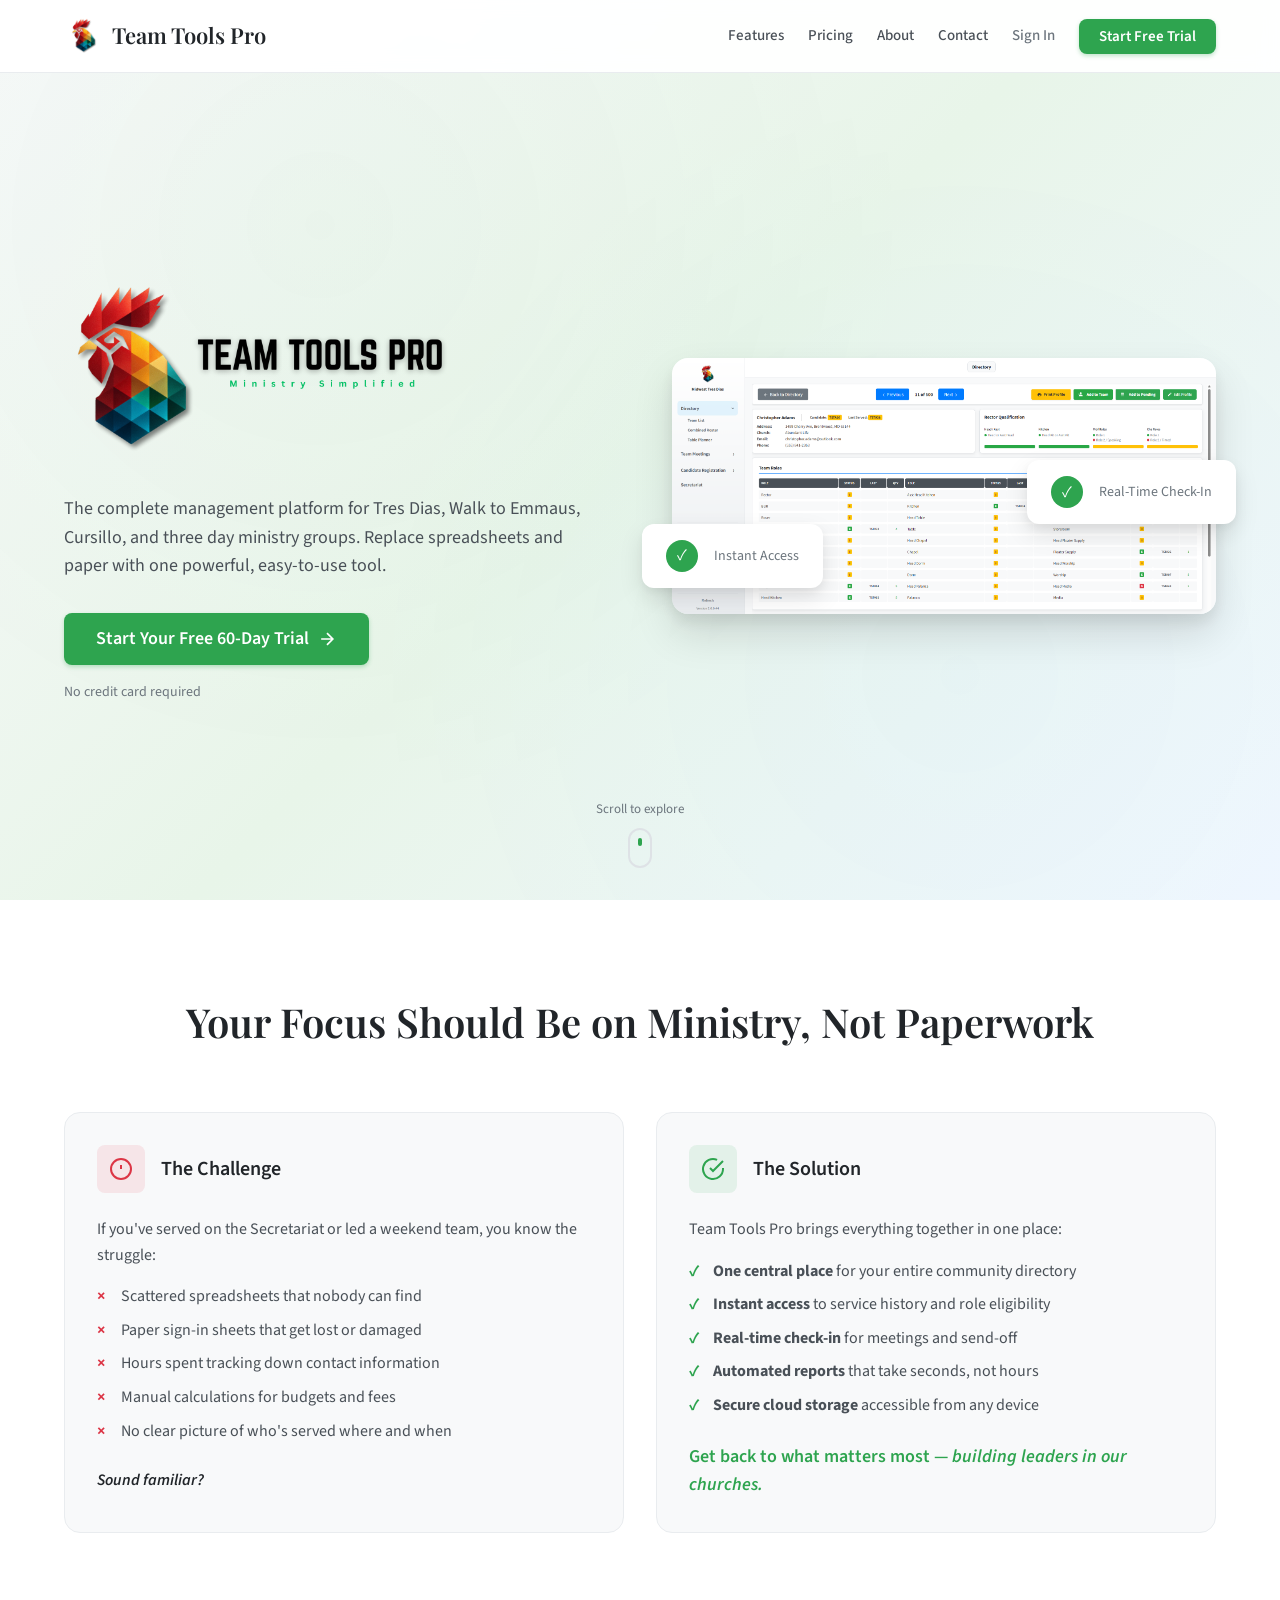
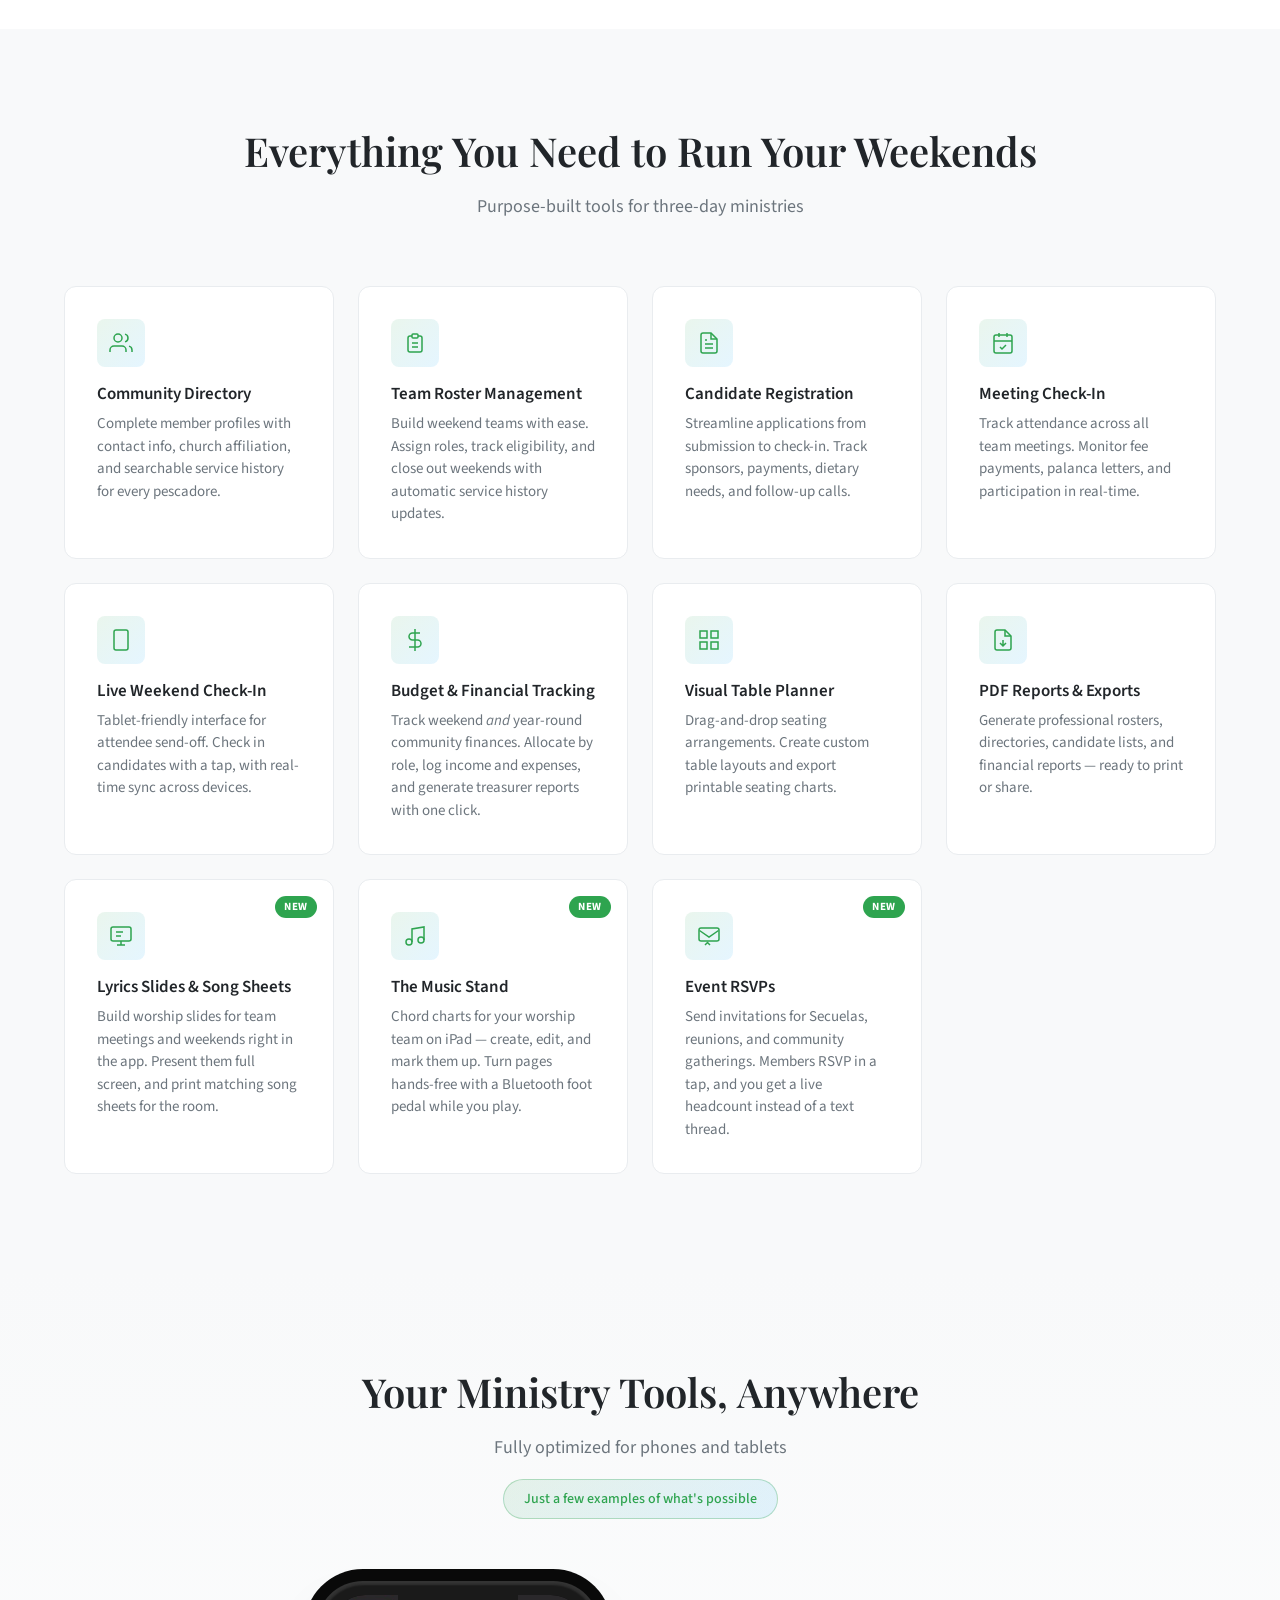
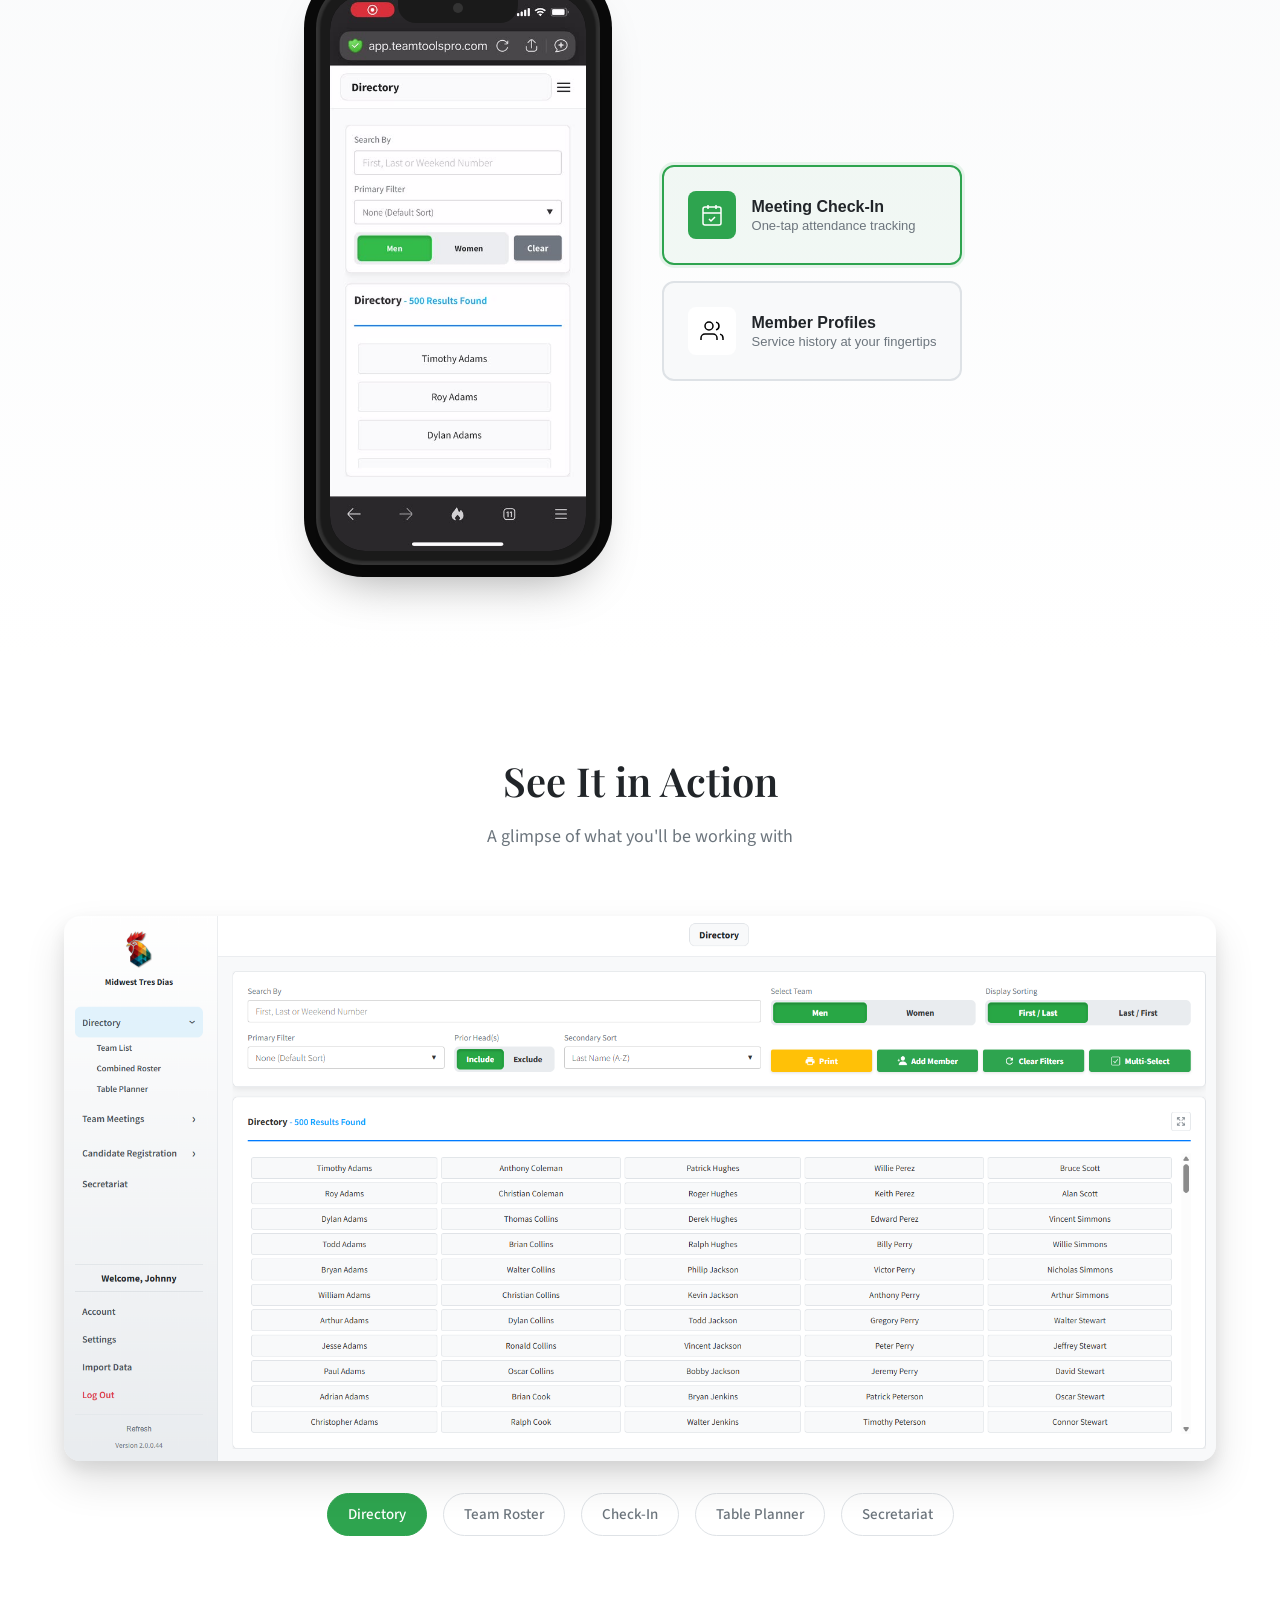
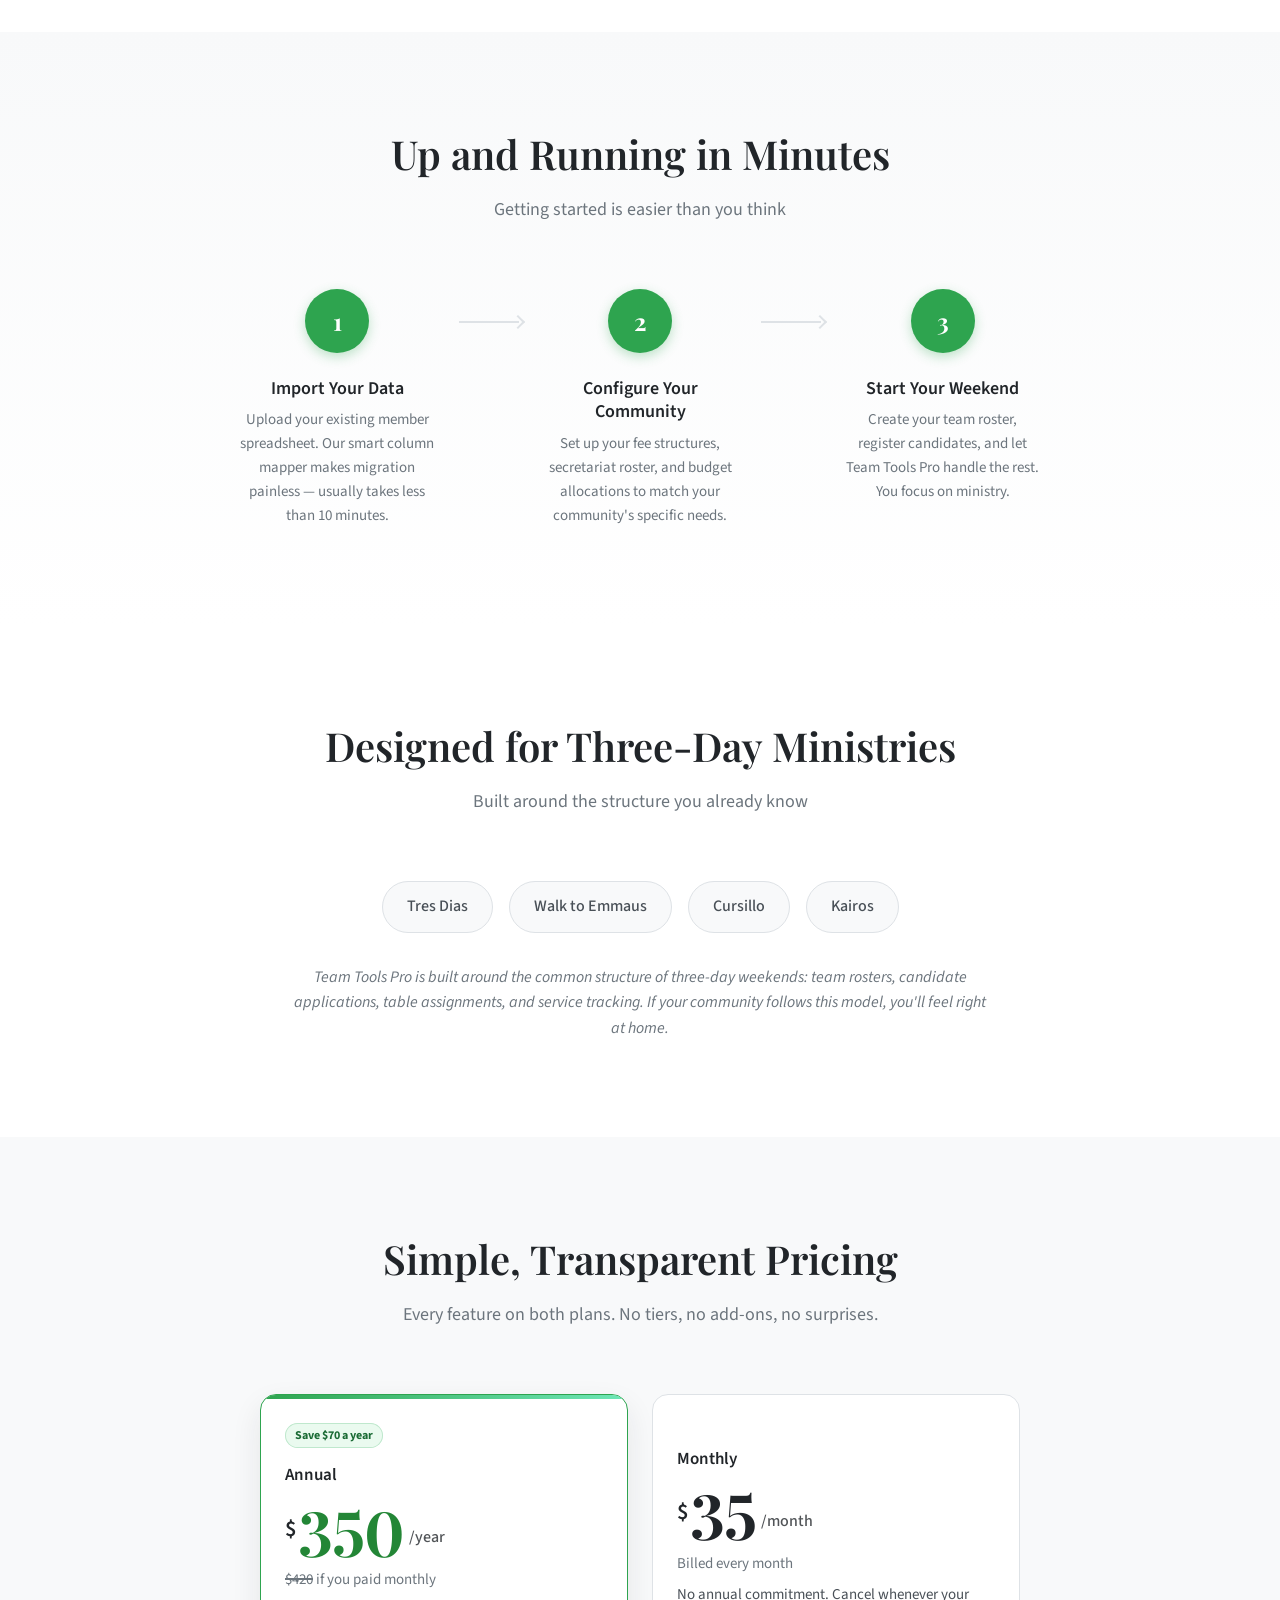
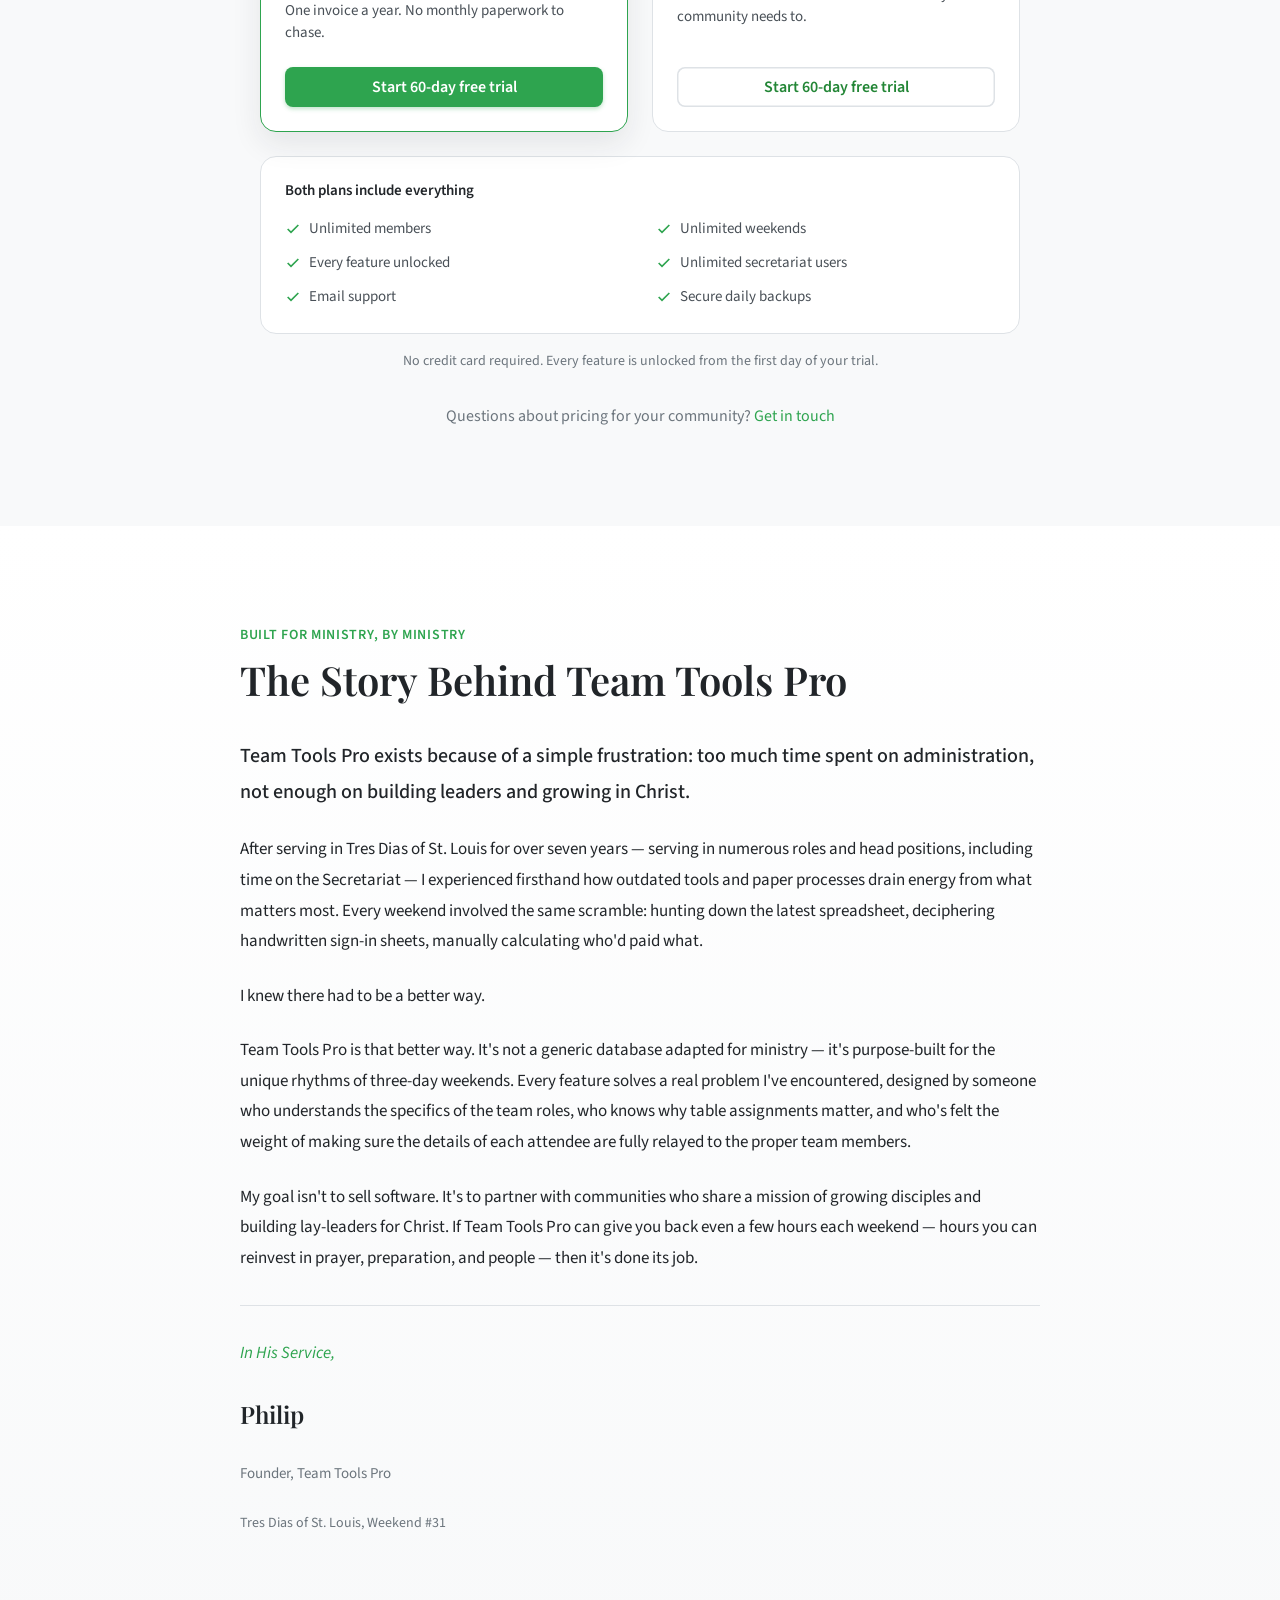
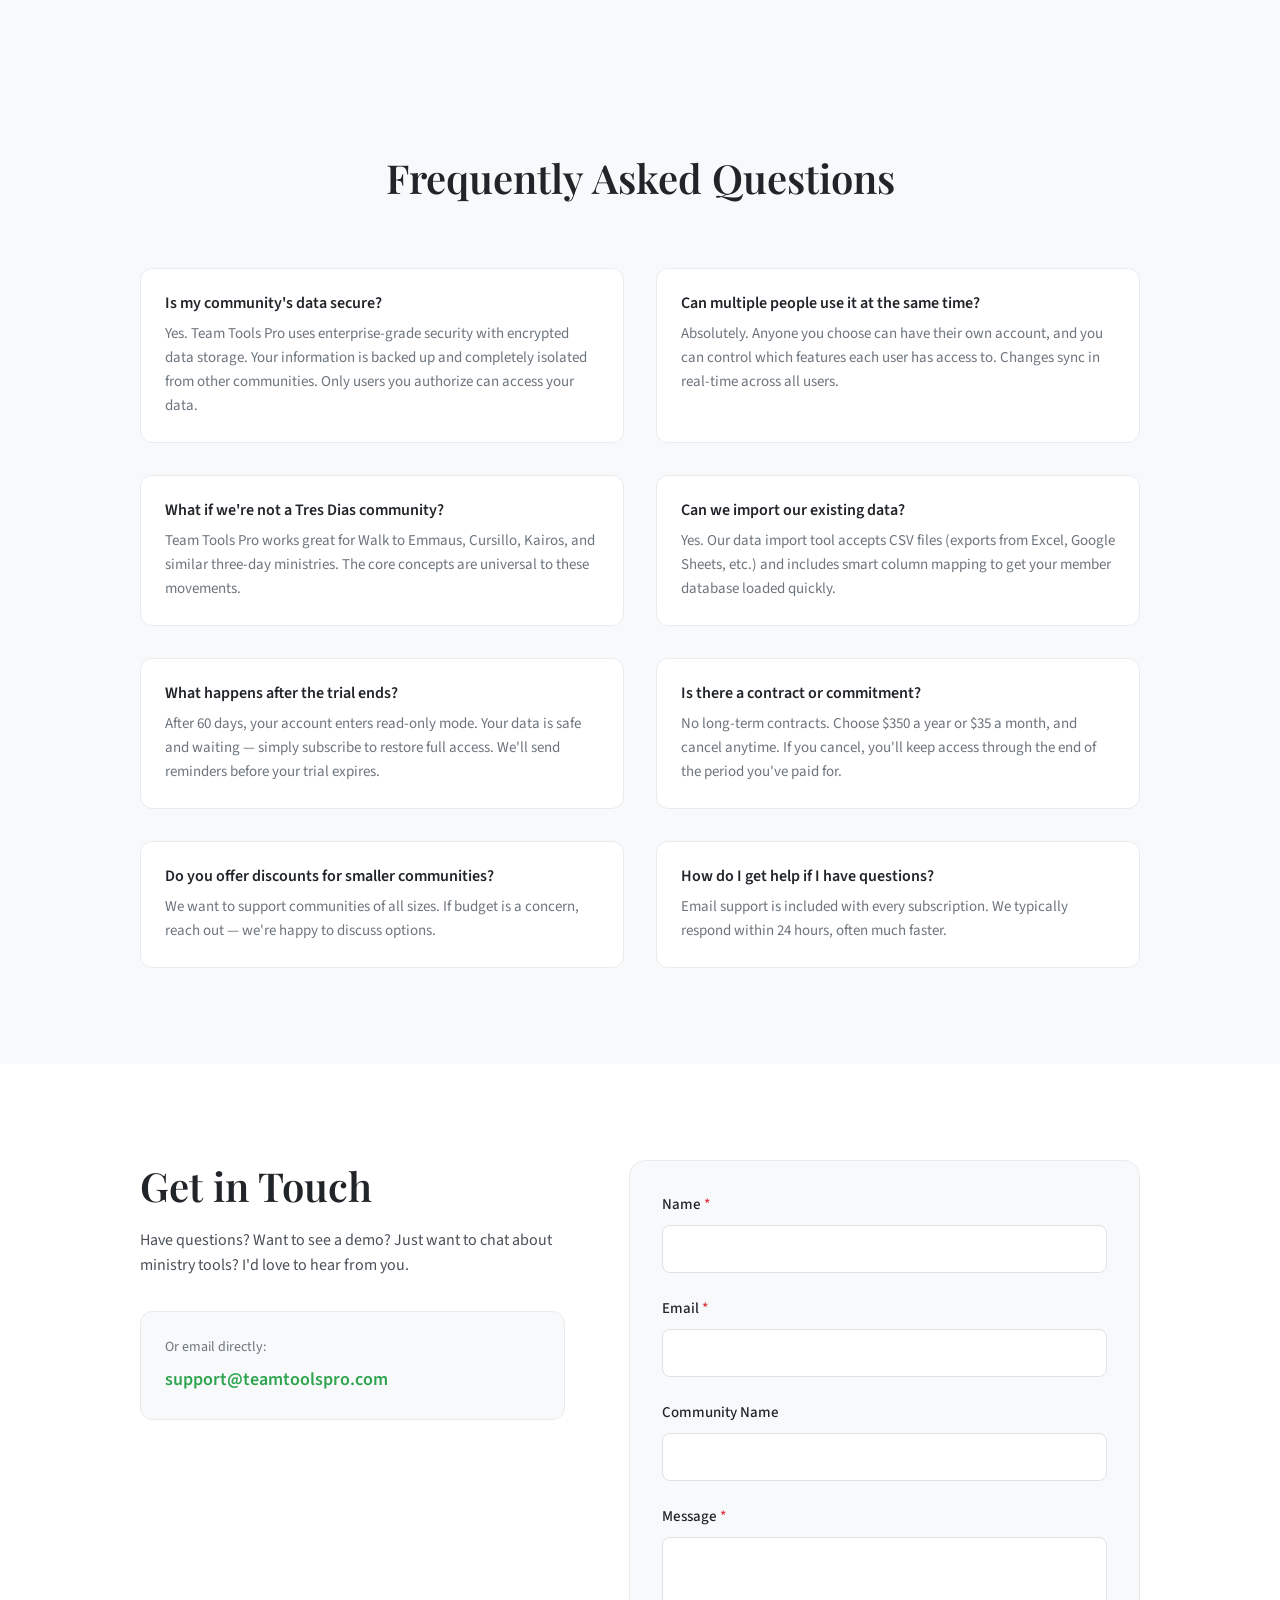
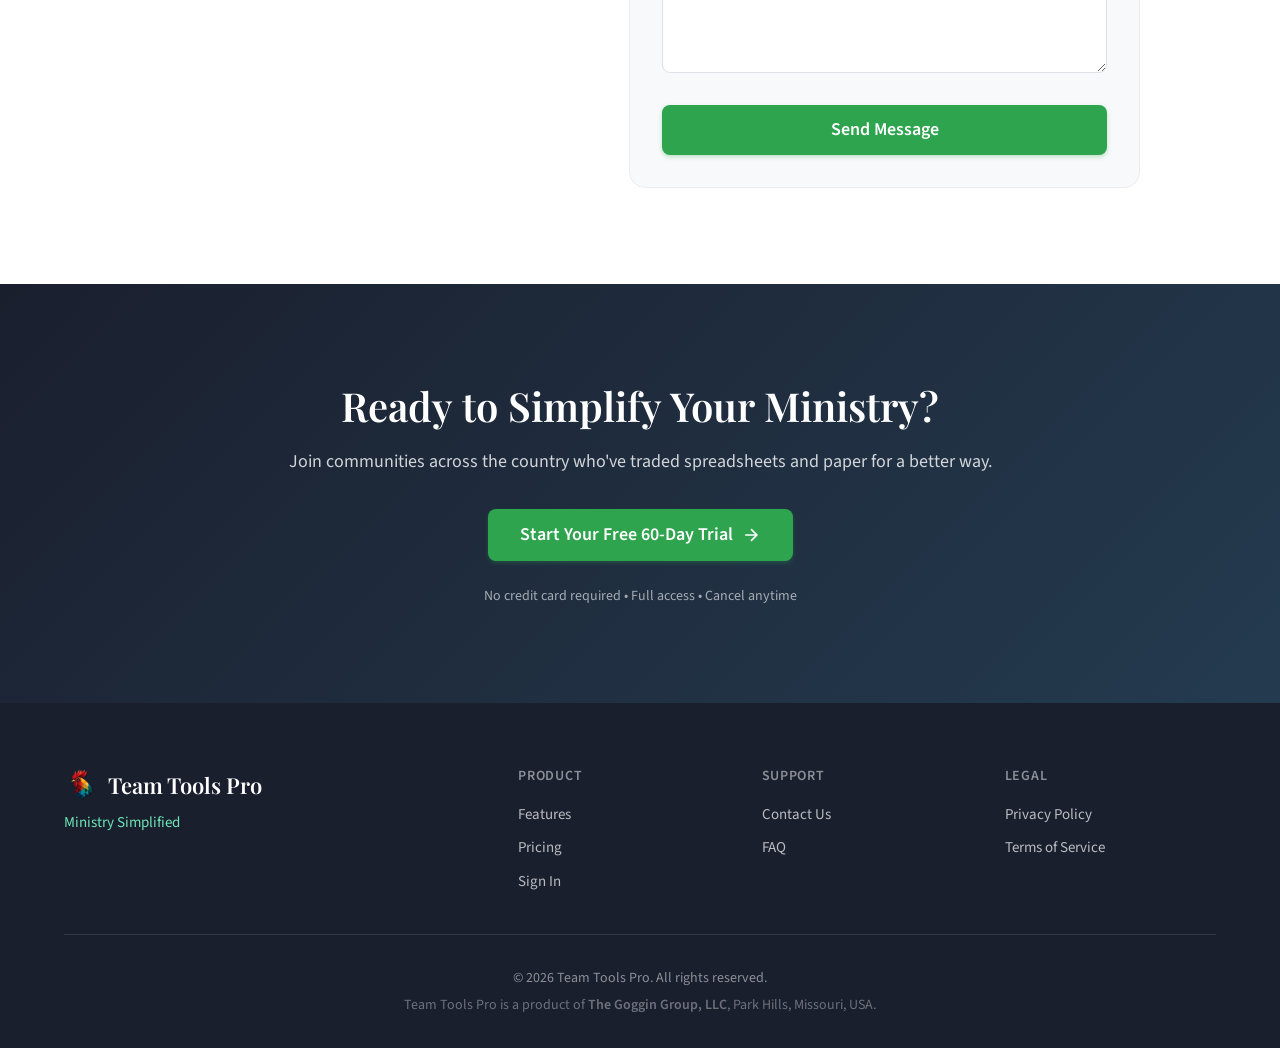
<file: index.html>
<!DOCTYPE html>
<html lang="en">
<head>
    <meta charset="UTF-8">
    <meta name="viewport" content="width=device-width, initial-scale=1.0">
    <title>Team Tools Pro | Management Software for Tres Dias, Emmaus & Cursillo</title>
    <meta name="description" content="The complete management platform for Tres Dias, Walk to Emmaus, Cursillo, and three-day retreat ministries. Replace spreadsheets with one powerful tool. Start your free 60-day trial.">

    <!-- ============================================================
         PRIVACY GATE — must run before any analytics or advertising.
         Honors the browser's Global Privacy Control signal and a
         per-device opt-out, as promised in privacy.html section 8.
         Do not move tracking above this block.
         ============================================================ -->
    <script>
    (function () {
        var KEY = 'ttp-opt-out';

        function optedOut() {
            // Storage throws in private mode and when site data is blocked.
            try { return window.localStorage.getItem(KEY) === '1'; }
            catch (e) { return false; }
        }

        function gpcEnabled() {
            return navigator.globalPrivacyControl === true;
        }

        window.ttpTrackingAllowed = function () {
            return !gpcEnabled() && !optedOut();
        };

        window.ttpOptOut = function () {
            try { window.localStorage.setItem(KEY, '1'); return true; }
            catch (e) { return false; }
        };

        window.ttpOptIn = function () {
            try { window.localStorage.removeItem(KEY); return true; }
            catch (e) { return false; }
        };

        // Define these unconditionally so page code can call them safely
        // whether or not the real libraries are ever allowed to load.
        window.dataLayer = window.dataLayer || [];
        window.gtag = function () { window.dataLayer.push(arguments); };
        window.fbq = window.fbq || function () {};
    })();
    </script>

    <!-- Google Analytics — loaded only when tracking is allowed -->
    <script>
    if (window.ttpTrackingAllowed()) {
        var ttpGa = document.createElement('script');
        ttpGa.async = true;
        ttpGa.src = 'https://www.googletagmanager.com/gtag/js?id=G-0280W3MDRW';
        document.head.appendChild(ttpGa);
        gtag('js', new Date());
        gtag('config', 'G-0280W3MDRW');
    }
    </script>

    <!-- Meta Pixel — loaded only when tracking is allowed -->
    <script>
    if (window.ttpTrackingAllowed()) {
        !function(f,b,e,v,n,t,s)
        {if(f.fbq&&f.fbq.loaded)return;n=f.fbq=function(){n.callMethod?
        n.callMethod.apply(n,arguments):n.queue.push(arguments)};
        if(!f._fbq)f._fbq=n;n.push=n;n.loaded=!0;n.version='2.0';
        n.queue=[];t=b.createElement(e);t.async=!0;
        t.src=v;s=b.getElementsByTagName(e)[0];
        s.parentNode.insertBefore(t,s)}(window, document,'script',
        'https://connect.facebook.net/en_US/fbevents.js');
        fbq('init', '4152402275000570');
        fbq('track', 'PageView');
    }
    </script>
    <!-- The Meta <noscript> fallback pixel was removed deliberately. With
         JavaScript disabled the Global Privacy Control signal cannot be
         read, so that fallback would have tracked people who asked not
         to be. The lost data is negligible; the promise is not. -->


    <!-- Fonts -->
    <link rel="preconnect" href="https://fonts.googleapis.com">
    <link rel="preconnect" href="https://fonts.gstatic.com" crossorigin>
    <link href="https://fonts.googleapis.com/css2?family=Source+Sans+3:wght@300;400;500;600;700&family=Playfair+Display:wght@500;600;700&display=swap" rel="stylesheet">
    
    <!-- Styles -->
    <link rel="stylesheet" href="styles.css">
    
    <!-- Canonical -->
    <link rel="canonical" href="https://teamtoolspro.com/">

    <!-- Social sharing (Facebook, LinkedIn, iMessage, Slack) -->
    <meta property="og:type" content="website">
    <meta property="og:site_name" content="Team Tools Pro">
    <meta property="og:url" content="https://teamtoolspro.com/">
    <meta property="og:title" content="Team Tools Pro | Ministry Simplified">
    <meta property="og:description" content="Run your whole weekend in one place — rosters, candidates, music, RSVPs, and budget. Built for Tres Dias, Walk to Emmaus, and Cursillo communities.">
    <meta property="og:image" content="https://teamtoolspro.com/images/og-image.jpg">
    <meta property="og:image:width" content="1200">
    <meta property="og:image:height" content="630">
    <meta property="og:image:alt" content="Team Tools Pro — Ministry Simplified">
    <meta name="twitter:card" content="summary_large_image">
    <meta name="twitter:title" content="Team Tools Pro | Ministry Simplified">
    <meta name="twitter:description" content="Run your whole weekend in one place — rosters, candidates, music, RSVPs, and budget.">
    <meta name="twitter:image" content="https://teamtoolspro.com/images/og-image.jpg">

    <!-- Favicon -->
    <link rel="icon" type="image/png" sizes="32x32" href="images/favicon-32.png">
    <link rel="icon" type="image/png" sizes="192x192" href="images/favicon-192.png">
    <link rel="apple-touch-icon" href="images/apple-touch-icon.png">
    <link rel="shortcut icon" href="images/favicon.ico">
</head>
<body>
    <!-- Navigation -->
    <nav class="nav" id="nav">
        <div class="nav-container">
            <a href="#" class="nav-logo">
                <img src="images/favicon-192.png" alt="" width="192" height="192" class="nav-logo-img">
                <span class="nav-logo-text">Team Tools Pro</span>
            </a>
            
            <div class="nav-links" id="nav-links">
                <a href="#features" class="nav-link">Features</a>
                <a href="#pricing" class="nav-link">Pricing</a>
                <a href="#about" class="nav-link">About</a>
                <a href="#contact" class="nav-link">Contact</a>
                <a href="https://app.teamtoolspro.com" class="nav-link nav-link-muted">Sign In</a>
                <a href="https://app.teamtoolspro.com" class="btn btn-primary btn-nav">Start Free Trial</a>
            </div>
            
            <button class="nav-toggle" id="nav-toggle" aria-label="Toggle navigation">
                <span></span>
                <span></span>
                <span></span>
            </button>
        </div>
    </nav>

    <!-- Hero Section -->
    <section class="hero" id="hero">
        <div class="hero-bg">
            <div class="hero-gradient"></div>
            <div class="hero-pattern"></div>
        </div>
        
        <div class="container hero-content">
            <div class="hero-text">
                <div class="hero-logo-full">
                    <img src="images/Square Main Logo (1).png" alt="Team Tools Pro - Ministry Simplified" class="hero-logo-img">
                </div>
                
                <p class="hero-description">
                    The complete management platform for Tres Dias, Walk to Emmaus, Cursillo, and three day ministry groups. Replace spreadsheets and paper with one powerful, easy-to-use tool.
                </p>
                
                <div class="hero-cta">
                    <a href="https://app.teamtoolspro.com" class="btn btn-primary btn-large">
                        Start Your Free 60-Day Trial
                        <svg class="btn-icon" viewBox="0 0 24 24" fill="none" stroke="currentColor" stroke-width="2">
                            <path d="M5 12h14M12 5l7 7-7 7"/>
                        </svg>
                    </a>
                    <p class="hero-cta-note">No credit card required</p>
                </div>
            </div>
            
            <div class="hero-visual">
                <div class="hero-screenshot">
                    <img src="images/Profile_View.png" alt="Team Tools Pro Member Profile" class="screenshot-img">
                </div>
                <div class="hero-float hero-float-1">
                    <span class="float-icon">✓</span>
                    <span class="float-label">Full Service Records</span>
                </div>
                <div class="hero-float hero-float-2">
                    <span class="float-icon">✓</span>
                    <span class="float-label">Instant Access</span>
                </div>
            </div>
        </div>
        
        <div class="hero-scroll">
            <span>Scroll to explore</span>
            <div class="scroll-indicator"></div>
        </div>
    </section>

    <!-- Problem/Solution Section -->
    <section class="problem-solution" id="problem-solution">
        <div class="container">
            <h2 class="section-title">Your Focus Should Be on Ministry, Not Paperwork</h2>
            
            <div class="ps-grid">
                <div class="ps-card ps-problem">
                    <div class="ps-card-header">
                        <span class="ps-icon ps-icon-problem">
                            <svg viewBox="0 0 24 24" fill="none" stroke="currentColor" stroke-width="2">
                                <circle cx="12" cy="12" r="10"/>
                                <path d="M12 8v4M12 16h.01"/>
                            </svg>
                        </span>
                        <h3>The Challenge</h3>
                    </div>
                    
                    <p class="ps-intro">If you've served on the Secretariat or led a weekend team, you know the struggle:</p>
                    
                    <ul class="ps-list">
                        <li>Scattered spreadsheets that nobody can find</li>
                        <li>Paper sign-in sheets that get lost or damaged</li>
                        <li>Hours spent tracking down contact information</li>
                        <li>Manual calculations for budgets and fees</li>
                        <li>No clear picture of who's served where and when</li>
                    </ul>
                    
                    <p class="ps-emphasis">Sound familiar?</p>
                </div>
                
                <div class="ps-card ps-solution">
                    <div class="ps-card-header">
                        <span class="ps-icon ps-icon-solution">
                            <svg viewBox="0 0 24 24" fill="none" stroke="currentColor" stroke-width="2">
                                <path d="M22 11.08V12a10 10 0 1 1-5.93-9.14"/>
                                <polyline points="22 4 12 14.01 9 11.01"/>
                            </svg>
                        </span>
                        <h3>The Solution</h3>
                    </div>
                    
                    <p class="ps-intro">Team Tools Pro brings everything together in one place:</p>
                    
                    <ul class="ps-list ps-list-check">
                        <li><strong>One central place</strong> for your entire community directory</li>
                        <li><strong>Instant access</strong> to service history and role eligibility</li>
                        <li><strong>Real-time check-in</strong> for meetings and send-off</li>
                        <li><strong>Automated reports</strong> that take seconds, not hours</li>
                        <li><strong>Secure cloud storage</strong> accessible from any device</li>
                    </ul>
                    
                    <p class="ps-tagline">Get back to what matters most — <em>building leaders in our churches.</em></p>
                </div>
            </div>
        </div>
    </section>

    <!-- Features Section -->
    <section class="features" id="features">
        <div class="container">
            <div class="section-header">
                <h2 class="section-title">Everything You Need to Run Your Weekends</h2>
                <p class="section-subtitle">Purpose-built tools for three-day ministries</p>
            </div>
            
            <div class="features-grid">
                <div class="feature-card">
                    <div class="feature-icon">
                        <svg viewBox="0 0 24 24" fill="none" stroke="currentColor" stroke-width="1.5">
                            <path d="M17 21v-2a4 4 0 0 0-4-4H5a4 4 0 0 0-4 4v2"/>
                            <circle cx="9" cy="7" r="4"/>
                            <path d="M23 21v-2a4 4 0 0 0-3-3.87M16 3.13a4 4 0 0 1 0 7.75"/>
                        </svg>
                    </div>
                    <h3>Community Directory</h3>
                    <p>Complete member profiles with contact info, church affiliation, and searchable service history for every pescadore.</p>
                </div>
                
                <div class="feature-card">
                    <div class="feature-icon">
                        <svg viewBox="0 0 24 24" fill="none" stroke="currentColor" stroke-width="1.5">
                            <path d="M9 5H7a2 2 0 0 0-2 2v12a2 2 0 0 0 2 2h10a2 2 0 0 0 2-2V7a2 2 0 0 0-2-2h-2"/>
                            <rect x="9" y="3" width="6" height="4" rx="1"/>
                            <path d="M9 12h6M9 16h6"/>
                        </svg>
                    </div>
                    <h3>Team Roster Management</h3>
                    <p>Build weekend teams with ease. Assign roles, track eligibility, and close out weekends with automatic service history updates.</p>
                </div>
                
                <div class="feature-card">
                    <div class="feature-icon">
                        <svg viewBox="0 0 24 24" fill="none" stroke="currentColor" stroke-width="1.5">
                            <path d="M14 2H6a2 2 0 0 0-2 2v16a2 2 0 0 0 2 2h12a2 2 0 0 0 2-2V8z"/>
                            <polyline points="14 2 14 8 20 8"/>
                            <line x1="16" y1="13" x2="8" y2="13"/>
                            <line x1="16" y1="17" x2="8" y2="17"/>
                            <polyline points="10 9 9 9 8 9"/>
                        </svg>
                    </div>
                    <h3>Candidate Registration</h3>
                    <p>Streamline applications from submission to check-in. Track sponsors, payments, dietary needs, and follow-up calls.</p>
                </div>
                
                <div class="feature-card">
                    <div class="feature-icon">
                        <svg viewBox="0 0 24 24" fill="none" stroke="currentColor" stroke-width="1.5">
                            <rect x="3" y="4" width="18" height="18" rx="2" ry="2"/>
                            <line x1="16" y1="2" x2="16" y2="6"/>
                            <line x1="8" y1="2" x2="8" y2="6"/>
                            <line x1="3" y1="10" x2="21" y2="10"/>
                            <path d="M9 16l2 2 4-4"/>
                        </svg>
                    </div>
                    <h3>Meeting Check-In</h3>
                    <p>Track attendance across all team meetings. Monitor fee payments, palanca letters, and participation in real-time.</p>
                </div>
                
                <div class="feature-card">
                    <div class="feature-icon">
                        <svg viewBox="0 0 24 24" fill="none" stroke="currentColor" stroke-width="1.5">
                            <rect x="5" y="2" width="14" height="20" rx="2" ry="2"/>
                            <line x1="12" y1="18" x2="12.01" y2="18"/>
                        </svg>
                    </div>
                    <h3>Live Weekend Check-In</h3>
                    <p>Tablet-friendly interface for attendee send-off. Check in candidates with a tap, with real-time sync across devices.</p>
                </div>
                
                <div class="feature-card">
                    <div class="feature-icon">
                        <svg viewBox="0 0 24 24" fill="none" stroke="currentColor" stroke-width="1.5">
                            <line x1="12" y1="1" x2="12" y2="23"/>
                            <path d="M17 5H9.5a3.5 3.5 0 0 0 0 7h5a3.5 3.5 0 0 1 0 7H6"/>
                        </svg>
                    </div>
                    <h3>Budget & Financial Tracking</h3>
                    <p>Track weekend <em>and</em> year-round community finances. Allocate by role, log income and expenses, and generate treasurer reports with one click.</p>
                </div>
                
                <div class="feature-card">
                    <div class="feature-icon">
                        <svg viewBox="0 0 24 24" fill="none" stroke="currentColor" stroke-width="1.5">
                            <rect x="3" y="3" width="7" height="7"/>
                            <rect x="14" y="3" width="7" height="7"/>
                            <rect x="14" y="14" width="7" height="7"/>
                            <rect x="3" y="14" width="7" height="7"/>
                        </svg>
                    </div>
                    <h3>Visual Table Planner</h3>
                    <p>Drag-and-drop seating arrangements. Create custom table layouts and export printable seating charts.</p>
                </div>
                
                <div class="feature-card">
                    <div class="feature-icon">
                        <svg viewBox="0 0 24 24" fill="none" stroke="currentColor" stroke-width="1.5">
                            <path d="M14 2H6a2 2 0 0 0-2 2v16a2 2 0 0 0 2 2h12a2 2 0 0 0 2-2V8z"/>
                            <polyline points="14 2 14 8 20 8"/>
                            <path d="M12 18v-6M9 15l3 3 3-3"/>
                        </svg>
                    </div>
                    <h3>PDF Reports & Exports</h3>
                    <p>Generate professional rosters, directories, candidate lists, and financial reports — ready to print or share.</p>
                </div>

                <div class="feature-card">
                    <span class="feature-badge">New</span>
                    <div class="feature-icon">
                        <svg viewBox="0 0 24 24" fill="none" stroke="currentColor" stroke-width="1.5" aria-hidden="true">
                            <rect x="2" y="3" width="20" height="14" rx="2"/>
                            <path d="M8 21h8M12 17v4"/>
                            <path d="M7 8h7M7 12h5"/>
                        </svg>
                    </div>
                    <h3>Lyrics Slides & Song Sheets</h3>
                    <p>Build worship slides for team meetings and weekends right in the app. Present them full screen, and print matching song sheets for the room.</p>
                </div>

                <div class="feature-card">
                    <span class="feature-badge">New</span>
                    <div class="feature-icon">
                        <svg viewBox="0 0 24 24" fill="none" stroke="currentColor" stroke-width="1.5" aria-hidden="true">
                            <path d="M9 18V5l12-2v13"/>
                            <circle cx="6" cy="18" r="3"/>
                            <circle cx="18" cy="16" r="3"/>
                        </svg>
                    </div>
                    <h3>The Music Stand</h3>
                    <p>Chord charts for your worship team on iPad — create, edit, and mark them up. Turn pages hands-free with a Bluetooth foot pedal while you play.</p>
                </div>

                <div class="feature-card">
                    <span class="feature-badge">New</span>
                    <div class="feature-icon">
                        <svg viewBox="0 0 24 24" fill="none" stroke="currentColor" stroke-width="1.5" aria-hidden="true">
                            <path d="M4 4h16a2 2 0 0 1 2 2v9a2 2 0 0 1-2 2H4a2 2 0 0 1-2-2V6a2 2 0 0 1 2-2z"/>
                            <polyline points="2.5 6.5 12 13 21.5 6.5"/>
                            <path d="M8 21l2.5 -2.5L13 21"/>
                        </svg>
                    </div>
                    <h3>Event RSVPs</h3>
                    <p>Send invitations for Secuelas, reunions, and community gatherings. Members RSVP in a tap, and you get a live headcount instead of a text thread.</p>
                </div>
            </div>
        </div>
    </section>

    <!-- Mobile Showcase Section -->
    <section class="mobile-showcase" id="mobile">
        <div class="container">
            <div class="section-header">
                <h2 class="section-title">Your Ministry Tools, Anywhere</h2>
                <p class="section-subtitle">Fully optimized for phones and tablets</p>
                <span class="mobile-badge">Just a few examples of what's possible</span>
            </div>
            
            <div class="mobile-showcase-content">
                <div class="phone-mockup">
                    <div class="phone-frame">
                        <div class="phone-notch"></div>
                        <div class="phone-screen">
                            <video id="phone-video-1" class="phone-video active" autoplay muted loop playsinline
                                   preload="metadata" width="444" height="960"
                                   poster="videos/directory_recording_mobile-web-poster.jpg"
                                   aria-label="Screen recording of the community directory on a phone">
                                <source src="videos/directory_recording_mobile-web.mp4" type="video/mp4">
                            </video>
                            <video id="phone-video-2" class="phone-video" muted loop playsinline
                                   preload="none" width="444" height="960"
                                   poster="videos/team_checkin_mobile-web-poster.jpg"
                                   aria-label="Screen recording of team check-in on a phone">
                                <source src="videos/team_checkin_mobile-web.mp4" type="video/mp4">
                            </video>
                        </div>
                    </div>
                </div>
                
                <div class="phone-toggle-container">
                    <button class="phone-toggle-btn active" data-video="1">
                        <span class="toggle-icon">
                            <svg viewBox="0 0 24 24" fill="none" stroke="currentColor" stroke-width="1.5">
                                <rect x="3" y="4" width="18" height="18" rx="2" ry="2"/>
                                <line x1="16" y1="2" x2="16" y2="6"/>
                                <line x1="8" y1="2" x2="8" y2="6"/>
                                <line x1="3" y1="10" x2="21" y2="10"/>
                                <path d="M9 16l2 2 4-4"/>
                            </svg>
                        </span>
                        <span class="toggle-text">
                            <strong>Meeting Check-In</strong>
                            <small>One-tap attendance tracking</small>
                        </span>
                    </button>
                    <button class="phone-toggle-btn" data-video="2">
                        <span class="toggle-icon">
                            <svg viewBox="0 0 24 24" fill="none" stroke="currentColor" stroke-width="1.5">
                                <path d="M17 21v-2a4 4 0 0 0-4-4H5a4 4 0 0 0-4 4v2"/>
                                <circle cx="9" cy="7" r="4"/>
                                <path d="M23 21v-2a4 4 0 0 0-3-3.87M16 3.13a4 4 0 0 1 0 7.75"/>
                            </svg>
                        </span>
                        <span class="toggle-text">
                            <strong>Member Profiles</strong>
                            <small>Service history at your fingertips</small>
                        </span>
                    </button>
                </div>
            </div>
        </div>
    </section>

    <!-- Screenshots Section -->
    <section class="screenshots" id="screenshots">
        <div class="container">
            <div class="section-header">
                <h2 class="section-title">See It in Action</h2>
                <p class="section-subtitle">A glimpse of what you'll be working with</p>
            </div>
            
            <div class="screenshots-carousel">
                <div class="screenshot-wrapper">
                    <div class="screenshot-item active" data-index="0">
                        <img src="images/Dashboard_Main_View.png" alt="Community Directory" class="screenshot-img">
                    </div>
                    <div class="screenshot-item" data-index="1">
                        <img src="images/Team_List.png" alt="Team Roster" class="screenshot-img">
                    </div>
                    <div class="screenshot-item" data-index="2">
                        <img src="images/Meeting_Check_In.png" alt="Meeting Check-In" class="screenshot-img">
                    </div>
                    <div class="screenshot-item" data-index="3">
                        <img src="images/Table_Layout.png" alt="Table Planner" class="screenshot-img">
                    </div>
                    <div class="screenshot-item" data-index="4">
                        <img src="images/Secretariat_Dashboard.png" alt="Secretariat Dashboard" class="screenshot-img">
                    </div>
                </div>
            </div>
            
            <div class="screenshot-nav">
                <button class="screenshot-nav-btn active" data-index="0">Directory</button>
                <button class="screenshot-nav-btn" data-index="1">Team Roster</button>
                <button class="screenshot-nav-btn" data-index="2">Check-In</button>
                <button class="screenshot-nav-btn" data-index="3">Table Planner</button>
                <button class="screenshot-nav-btn" data-index="4">Secretariat</button>
            </div>
        </div>
    </section>

    <!-- How It Works Section -->
    <section class="how-it-works" id="how-it-works">
        <div class="container">
            <div class="section-header">
                <h2 class="section-title">Up and Running in Minutes</h2>
                <p class="section-subtitle">Getting started is easier than you think</p>
            </div>
            
            <div class="steps">
                <div class="step">
                    <div class="step-number">1</div>
                    <div class="step-content">
                        <h3>Import Your Data</h3>
                        <p>Upload your existing member spreadsheet. Our smart column mapper makes migration painless — usually takes less than 10 minutes.</p>
                    </div>
                </div>
                
                <div class="step-connector"></div>
                
                <div class="step">
                    <div class="step-number">2</div>
                    <div class="step-content">
                        <h3>Configure Your Community</h3>
                        <p>Set up your fee structures, secretariat roster, and budget allocations to match your community's specific needs.</p>
                    </div>
                </div>
                
                <div class="step-connector"></div>
                
                <div class="step">
                    <div class="step-number">3</div>
                    <div class="step-content">
                        <h3>Start Your Weekend</h3>
                        <p>Create your team roster, register candidates, and let Team Tools Pro handle the rest. You focus on ministry.</p>
                    </div>
                </div>
            </div>
        </div>
    </section>

    <!-- Who It's For Section -->
    <section class="who-its-for" id="who-its-for">
        <div class="container">
            <div class="section-header">
                <h2 class="section-title">Designed for Three-Day Ministries</h2>
                <p class="section-subtitle">Built around the structure you already know</p>
            </div>
            
            <div class="ministries-grid">
                <div class="ministry-badge">Tres Dias</div>
                <div class="ministry-badge">Walk to Emmaus</div>
                <div class="ministry-badge">Cursillo</div>
                <div class="ministry-badge">Kairos</div>
            </div>
            
            <p class="ministries-note">
                Team Tools Pro is built around the common structure of three-day weekends: team rosters, candidate applications, table assignments, and service tracking. If your community follows this model, you'll feel right at home.
            </p>
        </div>
    </section>

    <!-- Pricing Section -->
    <section class="pricing" id="pricing">
        <div class="container">
            <div class="section-header">
                <h2 class="section-title">Simple, Transparent Pricing</h2>
                <p class="section-subtitle">Every feature on both plans. No tiers, no add-ons, no surprises.</p>
            </div>
            
            <div class="plans">

                <div class="plan plan-featured">
                    <div class="plan-body">
                        <span class="plan-flag">Save $70 a year</span>
                        <h3 class="plan-name">Annual</h3>
                        <p class="plan-price">
                            <span class="plan-cur">$</span><span class="plan-big">350</span><span class="plan-unit">/year</span>
                        </p>
                        <p class="plan-was"><s>$420</s><span class="sr-only"> reduced from $420,</span> if you paid monthly</p>
                        <p class="plan-hook">One invoice a year. No monthly paperwork to chase.</p>
                        <div class="plan-cta">
                            <a href="https://app.teamtoolspro.com" class="btn btn-primary btn-full">Start 60-day free trial</a>
                        </div>
                    </div>
                </div>

                <div class="plan">
                    <div class="plan-body">
                        <div class="plan-flag-hole" aria-hidden="true"></div>
                        <h3 class="plan-name">Monthly</h3>
                        <p class="plan-price">
                            <span class="plan-cur">$</span><span class="plan-big">35</span><span class="plan-unit">/month</span>
                        </p>
                        <p class="plan-was">Billed every month</p>
                        <p class="plan-hook">No annual commitment. Cancel whenever your community needs to.</p>
                        <div class="plan-cta">
                            <a href="https://app.teamtoolspro.com" class="btn btn-quiet btn-full">Start 60-day free trial</a>
                        </div>
                    </div>
                </div>

            </div>

            <div class="plan-included">
                <h3>Both plans include everything</h3>
                <ul>
                        <li><svg viewBox="0 0 24 24" fill="none" stroke="currentColor" stroke-width="2.5" aria-hidden="true"><polyline points="20 6 9 17 4 12"/></svg>Unlimited members</li>
                        <li><svg viewBox="0 0 24 24" fill="none" stroke="currentColor" stroke-width="2.5" aria-hidden="true"><polyline points="20 6 9 17 4 12"/></svg>Unlimited weekends</li>
                        <li><svg viewBox="0 0 24 24" fill="none" stroke="currentColor" stroke-width="2.5" aria-hidden="true"><polyline points="20 6 9 17 4 12"/></svg>Every feature unlocked</li>
                        <li><svg viewBox="0 0 24 24" fill="none" stroke="currentColor" stroke-width="2.5" aria-hidden="true"><polyline points="20 6 9 17 4 12"/></svg>Unlimited secretariat users</li>
                        <li><svg viewBox="0 0 24 24" fill="none" stroke="currentColor" stroke-width="2.5" aria-hidden="true"><polyline points="20 6 9 17 4 12"/></svg>Email support</li>
                        <li><svg viewBox="0 0 24 24" fill="none" stroke="currentColor" stroke-width="2.5" aria-hidden="true"><polyline points="20 6 9 17 4 12"/></svg>Secure daily backups</li>
                </ul>
            </div>

            <p class="pricing-note">No credit card required. Every feature is unlocked from the first day of your trial.</p>

            <p class="pricing-question">
                Questions about pricing for your community? <a href="#contact">Get in touch</a>
            </p>
        </div>
    </section>

    <!-- About Section -->
    <section class="about" id="about">
        <div class="container">
            <div class="about-content">
                <div class="about-header">
                    <span class="about-label">Built for Ministry, By Ministry</span>
                    <h2 class="section-title">The Story Behind Team Tools Pro</h2>
                </div>
                
                <div class="about-story">
                    <p class="about-lead">
                        Team Tools Pro exists because of a simple frustration: too much time spent on administration, not enough on building leaders and growing in Christ.
                    </p>
                    
                    <p>
                        After serving in Tres Dias of St. Louis for over seven years — serving in numerous roles and head positions, including time on the Secretariat — I experienced firsthand how outdated tools and paper processes drain energy from what matters most. Every weekend involved the same scramble: hunting down the latest spreadsheet, deciphering handwritten sign-in sheets, manually calculating who'd paid what.
                    </p>
                    
                    <p>
                        I knew there had to be a better way.
                    </p>
                    
                    <p>
                        Team Tools Pro is that better way. It's not a generic database adapted for ministry — it's purpose-built for the unique rhythms of three-day weekends. Every feature solves a real problem I've encountered, designed by someone who understands the specifics of the team roles, who knows why table assignments matter, and who's felt the weight of making sure the details of each attendee are fully relayed to the proper team members.
                    </p>
                    
                    <p>
                        My goal isn't to sell software. It's to partner with communities who share a mission of growing disciples and building lay-leaders for Christ. If Team Tools Pro can give you back even a few hours each weekend — hours you can reinvest in prayer, preparation, and people — then it's done its job.
                    </p>
                    
                    <div class="about-signature">
                        <p class="signature-closing">In His Service,</p>
                        <p class="signature-name">Philip</p>
                        <p class="signature-title">Founder, Team Tools Pro</p>
                        <p class="signature-community">Tres Dias of St. Louis, Weekend #31</p>
                    </div>
                </div>
            </div>
        </div>
    </section>

    <!-- FAQ Section -->
    <section class="faq" id="faq">
        <div class="container">
            <div class="section-header">
                <h2 class="section-title">Frequently Asked Questions</h2>
            </div>
            
            <div class="faq-grid">
                <div class="faq-item">
                    <h3>Is my community's data secure?</h3>
                    <p>Yes. Team Tools Pro uses enterprise-grade security with encrypted data storage. Your information is backed up and completely isolated from other communities. Only users you authorize can access your data.</p>
                </div>
                
                <div class="faq-item">
                    <h3>Can multiple people use it at the same time?</h3>
                    <p>Absolutely. Anyone you choose can have their own account, and you can control which features each user has access to. Changes sync in real-time across all users.</p>
                </div>
                
                <div class="faq-item">
                    <h3>What if we're not a Tres Dias community?</h3>
                    <p>Team Tools Pro works great for Walk to Emmaus, Cursillo, Kairos, and similar three-day ministries. The core concepts are universal to these movements.</p>
                </div>
                
                <div class="faq-item">
                    <h3>Can we import our existing data?</h3>
                    <p>Yes. Our data import tool accepts CSV files (exports from Excel, Google Sheets, etc.) and includes smart column mapping to get your member database loaded quickly.</p>
                </div>
                
                <div class="faq-item">
                    <h3>What happens after the trial ends?</h3>
                    <p>After 60 days, your account enters read-only mode. Your data is safe and waiting — simply subscribe to restore full access. We'll send reminders before your trial expires.</p>
                </div>
                
                <div class="faq-item">
                    <h3>Is there a contract or commitment?</h3>
                    <p>No long-term contracts. Choose $350 a year or $35 a month, and cancel anytime. If you cancel, you'll keep access through the end of the period you've paid for.</p>
                </div>
                
                <div class="faq-item">
                    <h3>Do you offer discounts for smaller communities?</h3>
                    <p>We want to support communities of all sizes. If budget is a concern, reach out — we're happy to discuss options.</p>
                </div>
                
                <div class="faq-item">
                    <h3>How do I get help if I have questions?</h3>
                    <p>Email support is included with every subscription. We typically respond within 24 hours, often much faster.</p>
                </div>
            </div>
        </div>
    </section>

    <!-- Contact Section -->
    <section class="contact" id="contact">
        <div class="container">
            <div class="contact-grid">
                <div class="contact-info">
                    <h2 class="section-title">Get in Touch</h2>
                    <p class="contact-intro">
                        Have questions? Want to see a demo? Just want to chat about ministry tools? I'd love to hear from you.
                    </p>
                    
                    <div class="contact-direct">
                        <p>Or email directly:</p>
                        <a href="mailto:support@teamtoolspro.com" class="contact-email">support@teamtoolspro.com</a>
                    </div>
                </div>
                
                <form class="contact-form" id="contact-form">
                    <div class="form-group">
                        <label for="name">Name <span class="required">*</span></label>
                        <input type="text" id="name" name="name" required>
                    </div>
                    
                    <div class="form-group">
                        <label for="email">Email <span class="required">*</span></label>
                        <input type="email" id="email" name="email" required>
                    </div>
                    
                    <div class="form-group">
                        <label for="community">Community Name</label>
                        <input type="text" id="community" name="community">
                    </div>
                    
                    <div class="form-group">
                        <label for="message">Message <span class="required">*</span></label>
                        <textarea id="message" name="message" rows="5" required></textarea>
                    </div>
                    
                    <button type="submit" class="btn btn-primary btn-large btn-full">
                        <span class="btn-text">Send Message</span>
                        <span class="btn-loading" style="display: none;">
                            <svg class="spinner" viewBox="0 0 24 24">
                                <circle class="spinner-path" cx="12" cy="12" r="10" fill="none" stroke="currentColor" stroke-width="3"/>
                            </svg>
                            Sending...
                        </span>
                    </button>
                    
                    <div class="form-status" id="form-status"></div>
                </form>
            </div>
        </div>
    </section>

    <!-- Final CTA Section -->
    <section class="final-cta" id="final-cta">
        <div class="container">
            <h2>Ready to Simplify Your Ministry?</h2>
            <p>Join communities across the country who've traded spreadsheets and paper for a better way.</p>
            
            <a href="https://app.teamtoolspro.com" class="btn btn-primary btn-large">
                Start Your Free 60-Day Trial
                <svg class="btn-icon" viewBox="0 0 24 24" fill="none" stroke="currentColor" stroke-width="2">
                    <path d="M5 12h14M12 5l7 7-7 7"/>
                </svg>
            </a>
            
            <p class="final-cta-note">No credit card required • Full access • Cancel anytime</p>
        </div>
    </section>

    <!-- Footer -->
    <footer class="footer">
        <div class="container">
            <div class="footer-grid">
                <div class="footer-brand">
                    <div class="footer-logo">
                        <img src="images/favicon-192.png" alt="" width="192" height="192" class="footer-logo-img">
                        <span class="logo-text">Team Tools Pro</span>
                    </div>
                    <p class="footer-tagline">Ministry Simplified</p>
                </div>
                
                <div class="footer-links">
                    <h4>Product</h4>
                    <ul>
                        <li><a href="#features">Features</a></li>
                        <li><a href="#pricing">Pricing</a></li>
                        <li><a href="https://app.teamtoolspro.com">Sign In</a></li>
                    </ul>
                </div>
                
                <div class="footer-links">
                    <h4>Support</h4>
                    <ul>
                        <li><a href="#contact">Contact Us</a></li>
                        <li><a href="#faq">FAQ</a></li>
                    </ul>
                </div>
                
                <div class="footer-links">
                    <h4>Legal</h4>
                    <ul>
                        <li><a href="privacy.html">Privacy Policy</a></li>
                        <li><a href="terms.html">Terms of Service</a></li>
                    </ul>
                </div>
            </div>
            
            <div class="footer-bottom">
                <p>&copy; 2026 Team Tools Pro. All rights reserved.</p>
                <p class="footer-entity">Team Tools Pro is a product of <strong>The Goggin Group, LLC</strong>, Park Hills, Missouri, USA.</p>
            </div>
        </div>
    </footer>

    <!-- Scripts -->
    <script src="script.js"></script>
</body>
</html>
</file>
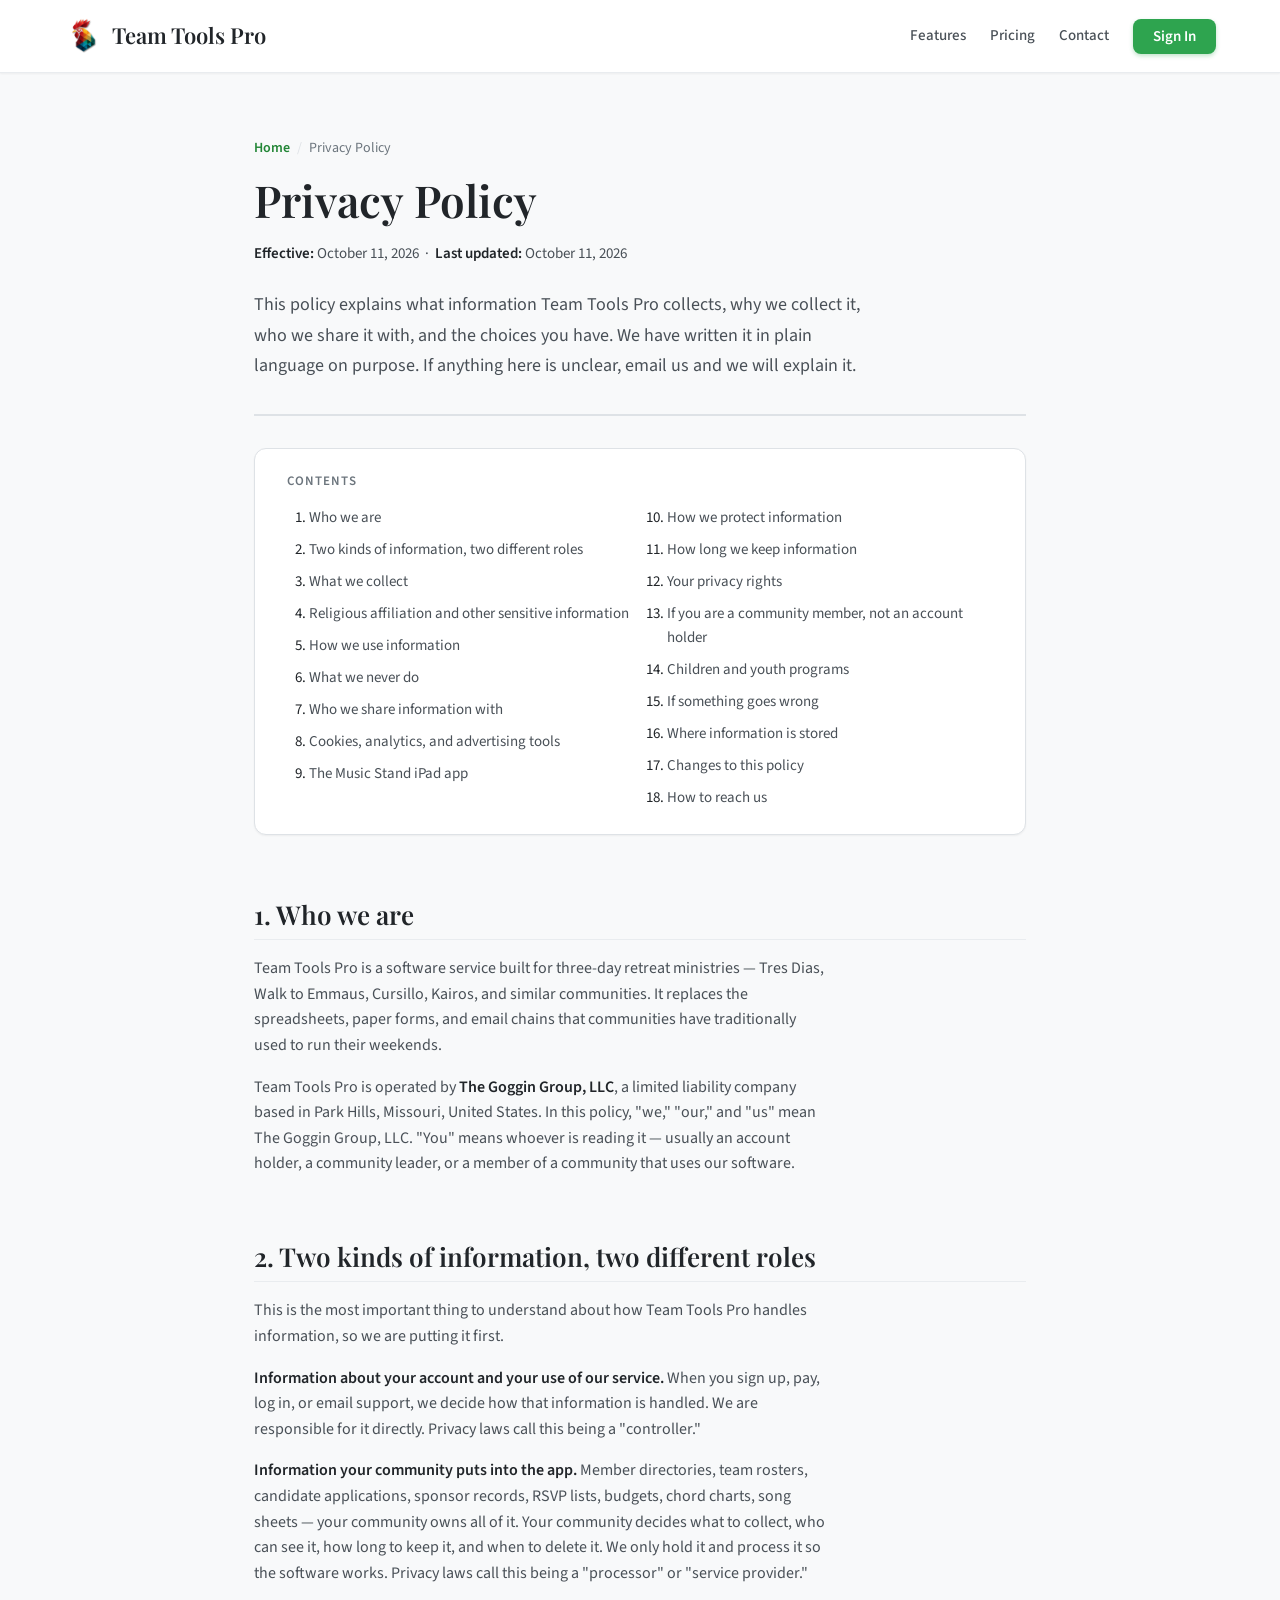
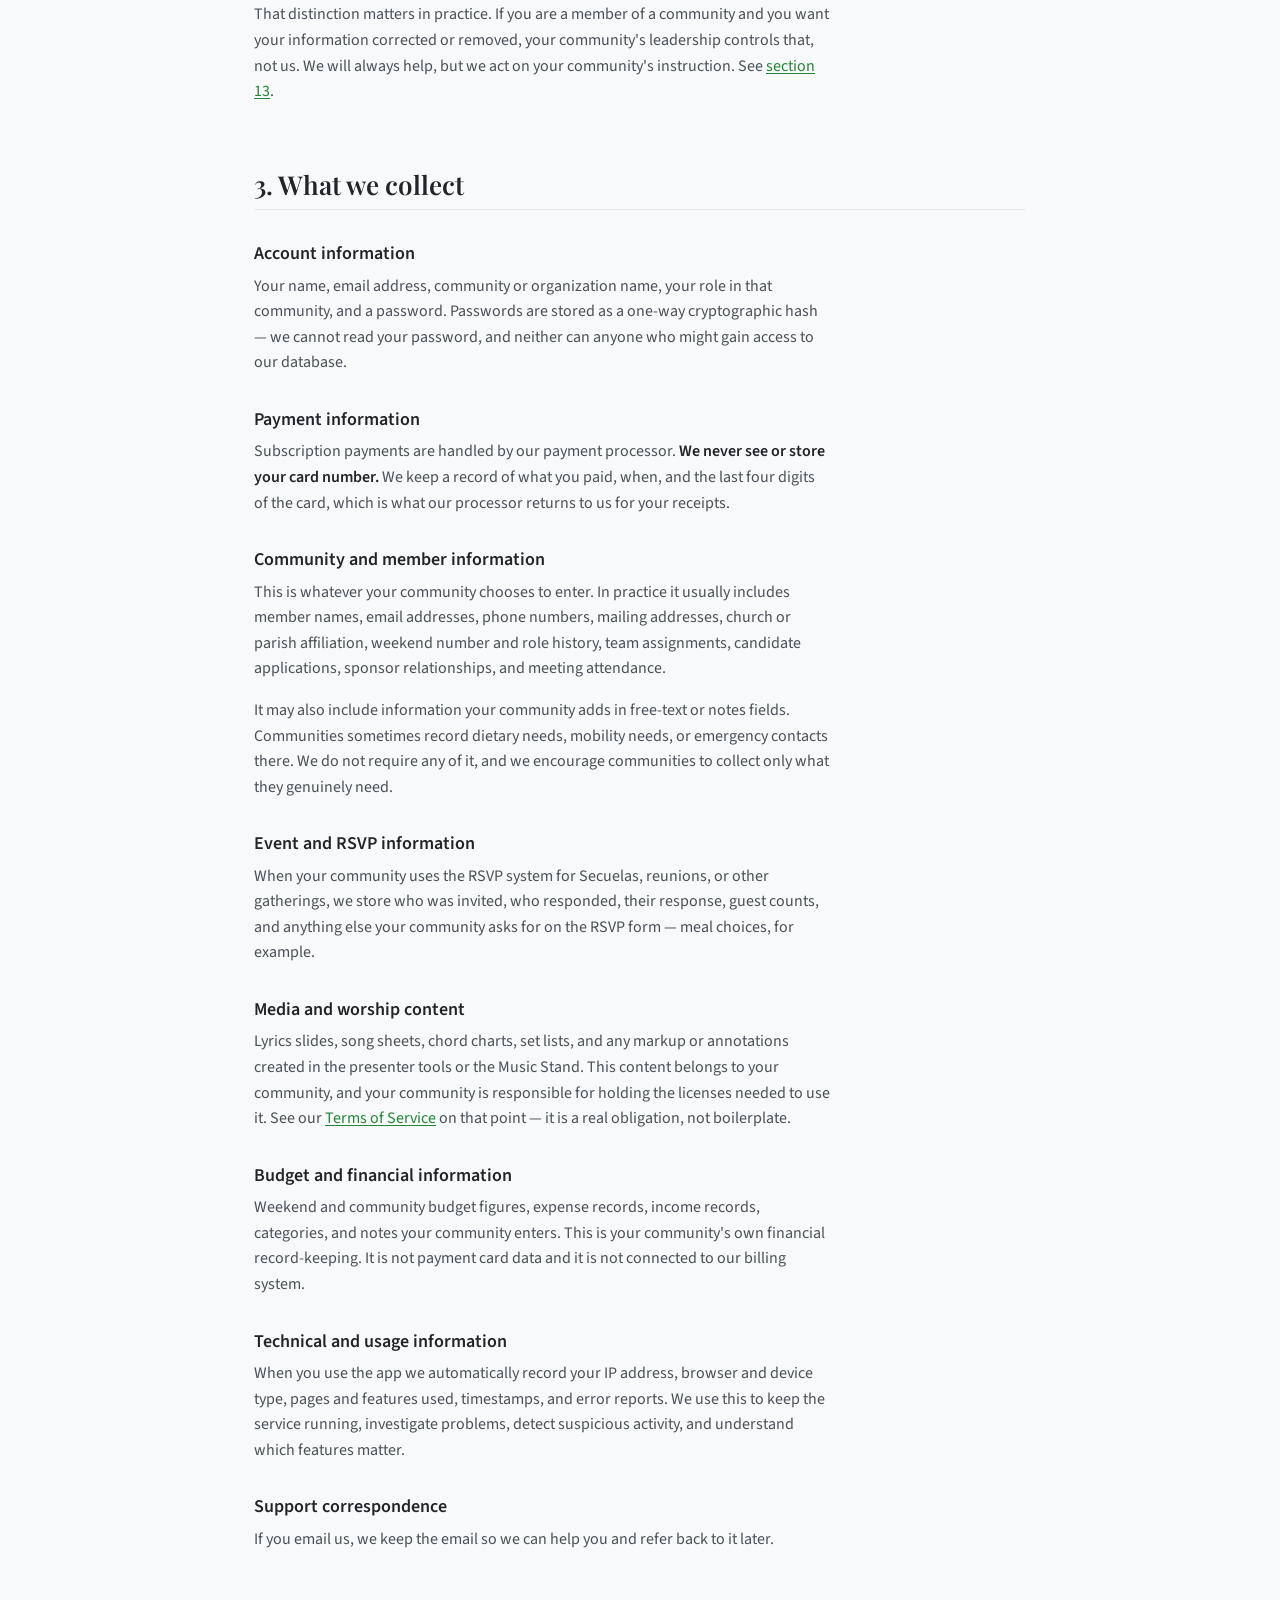
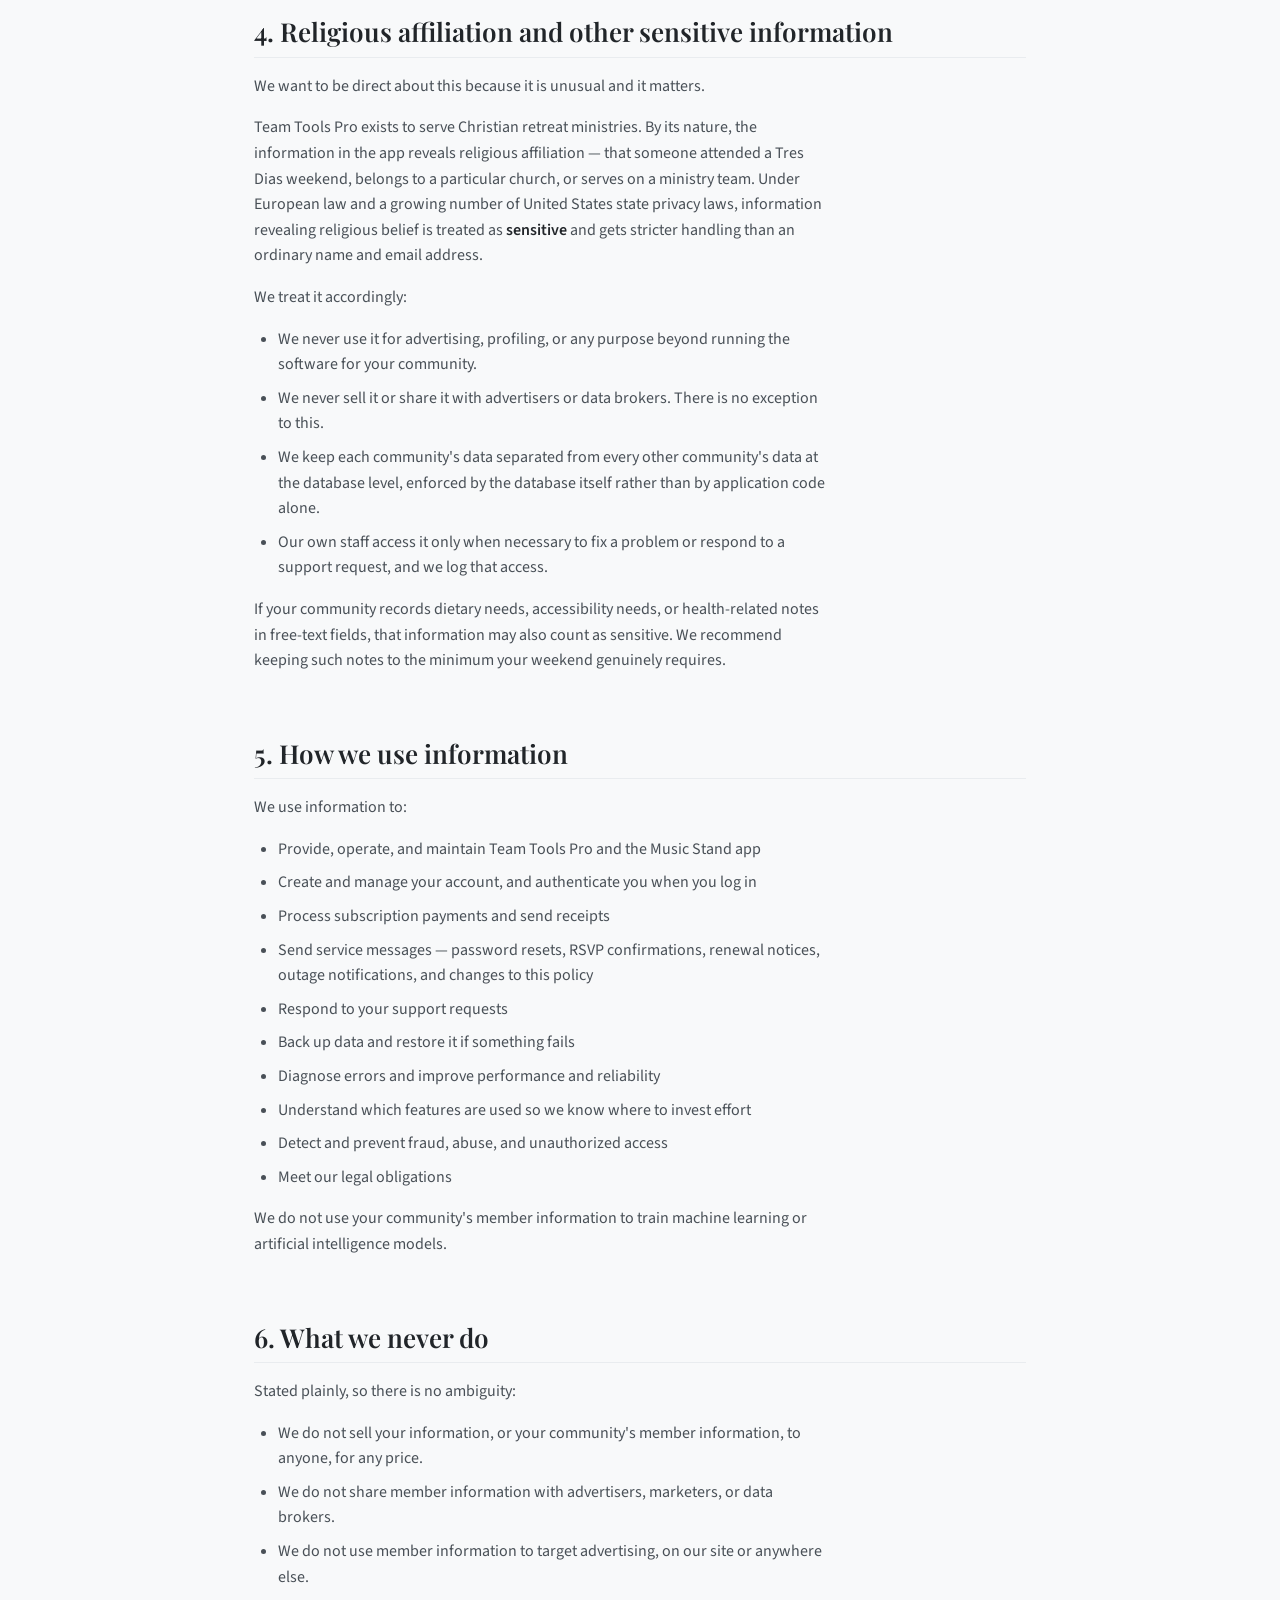
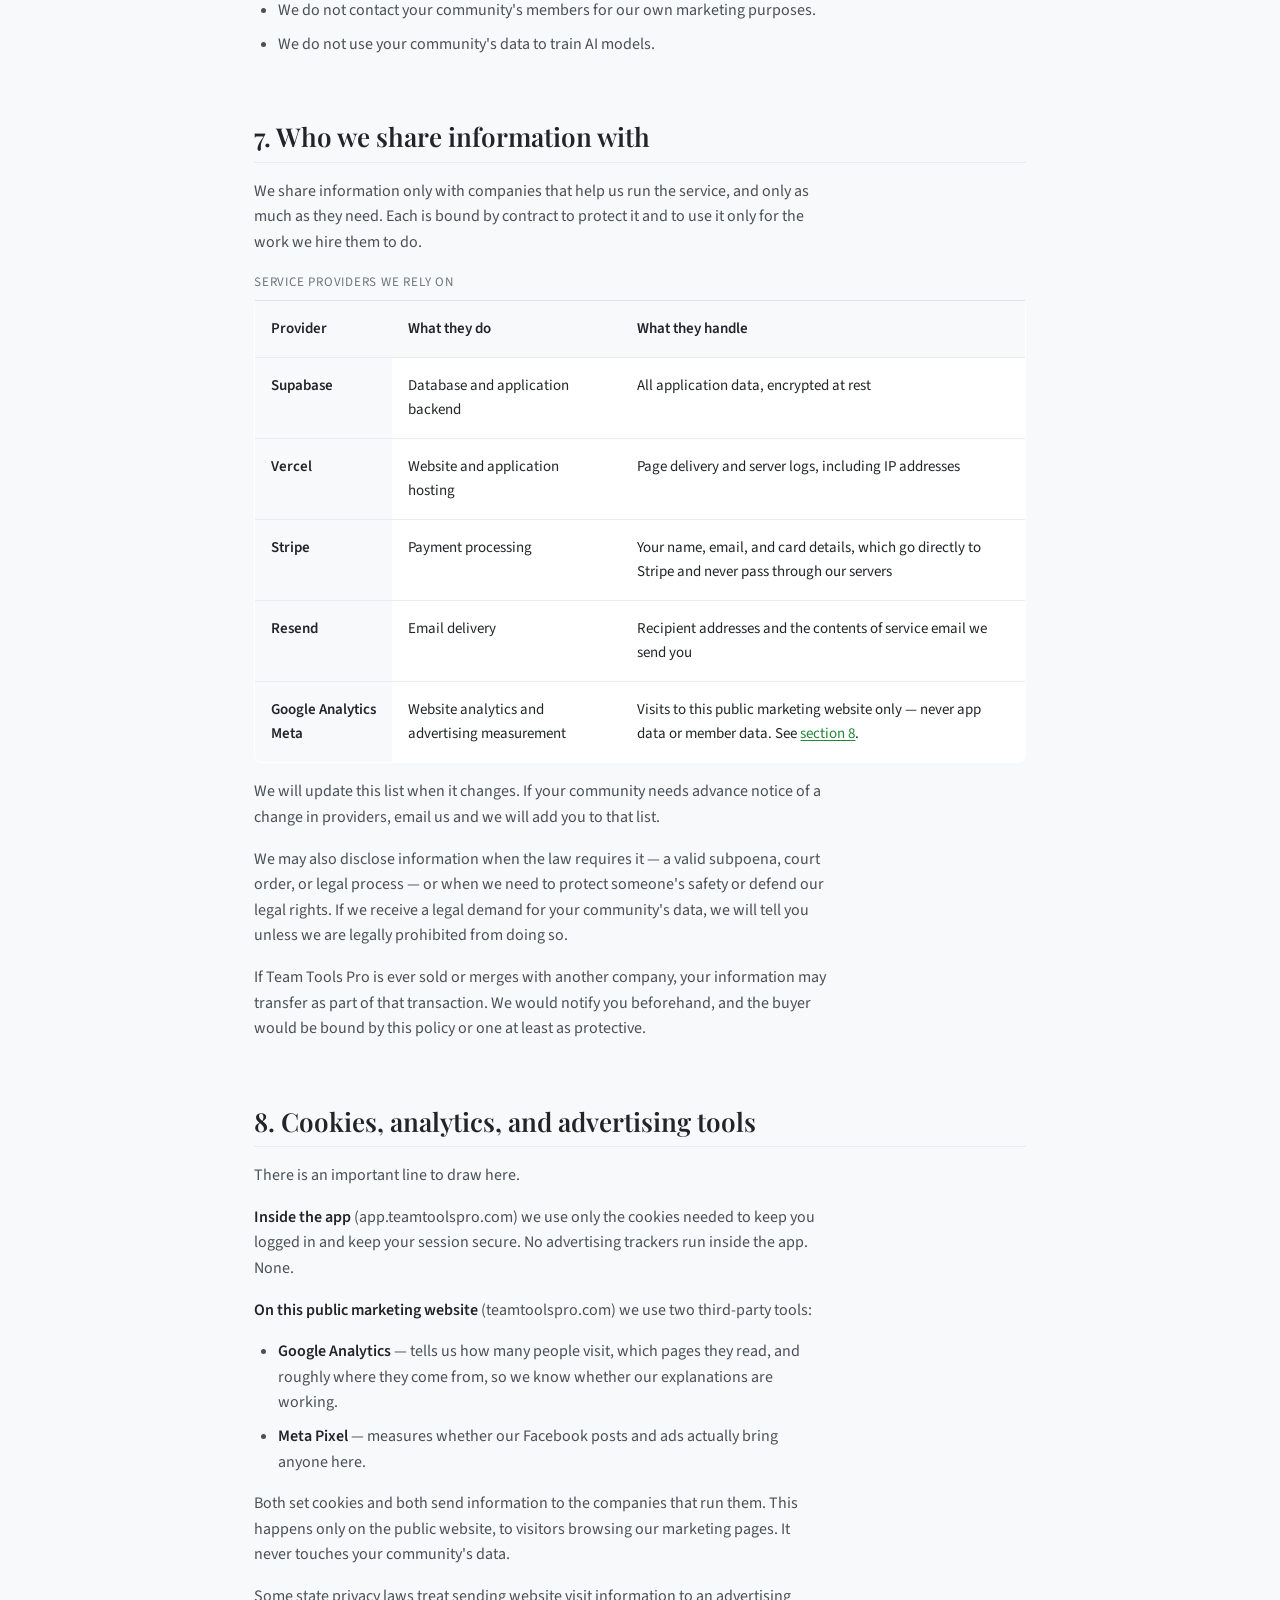
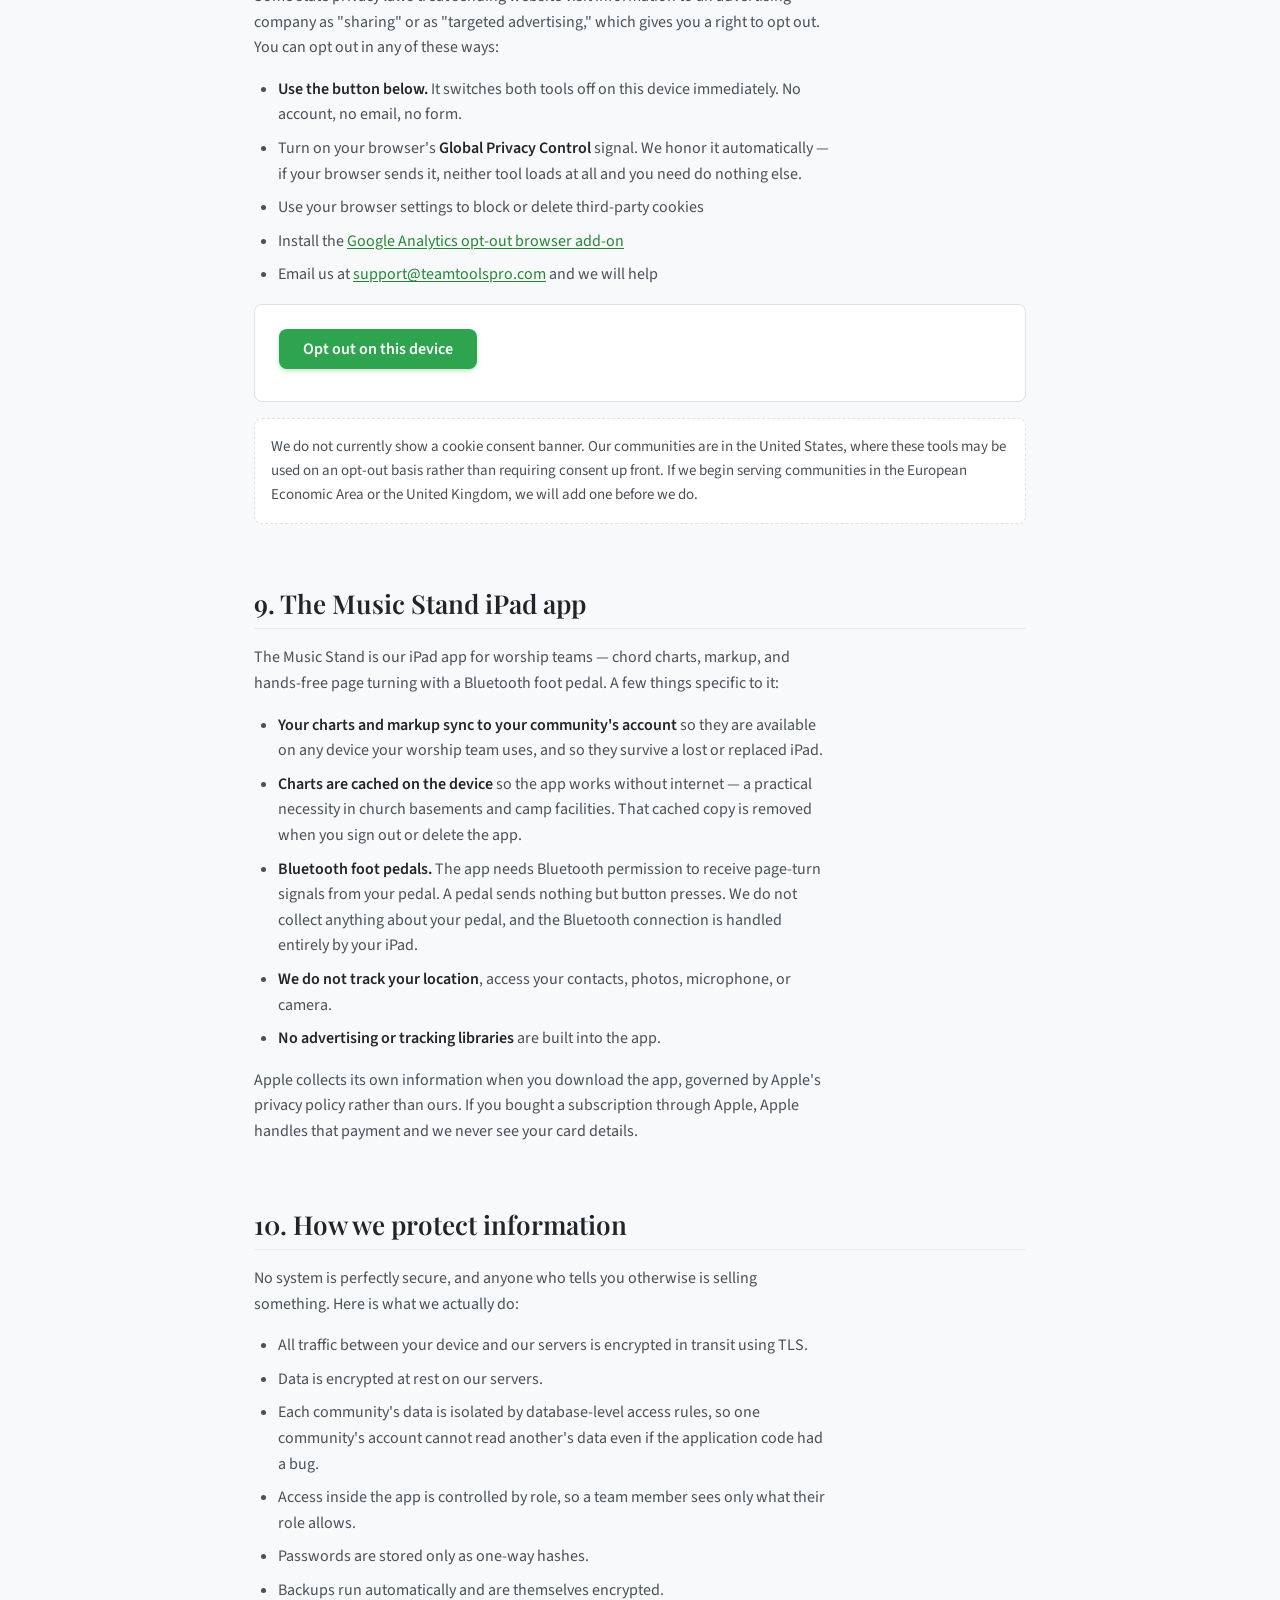
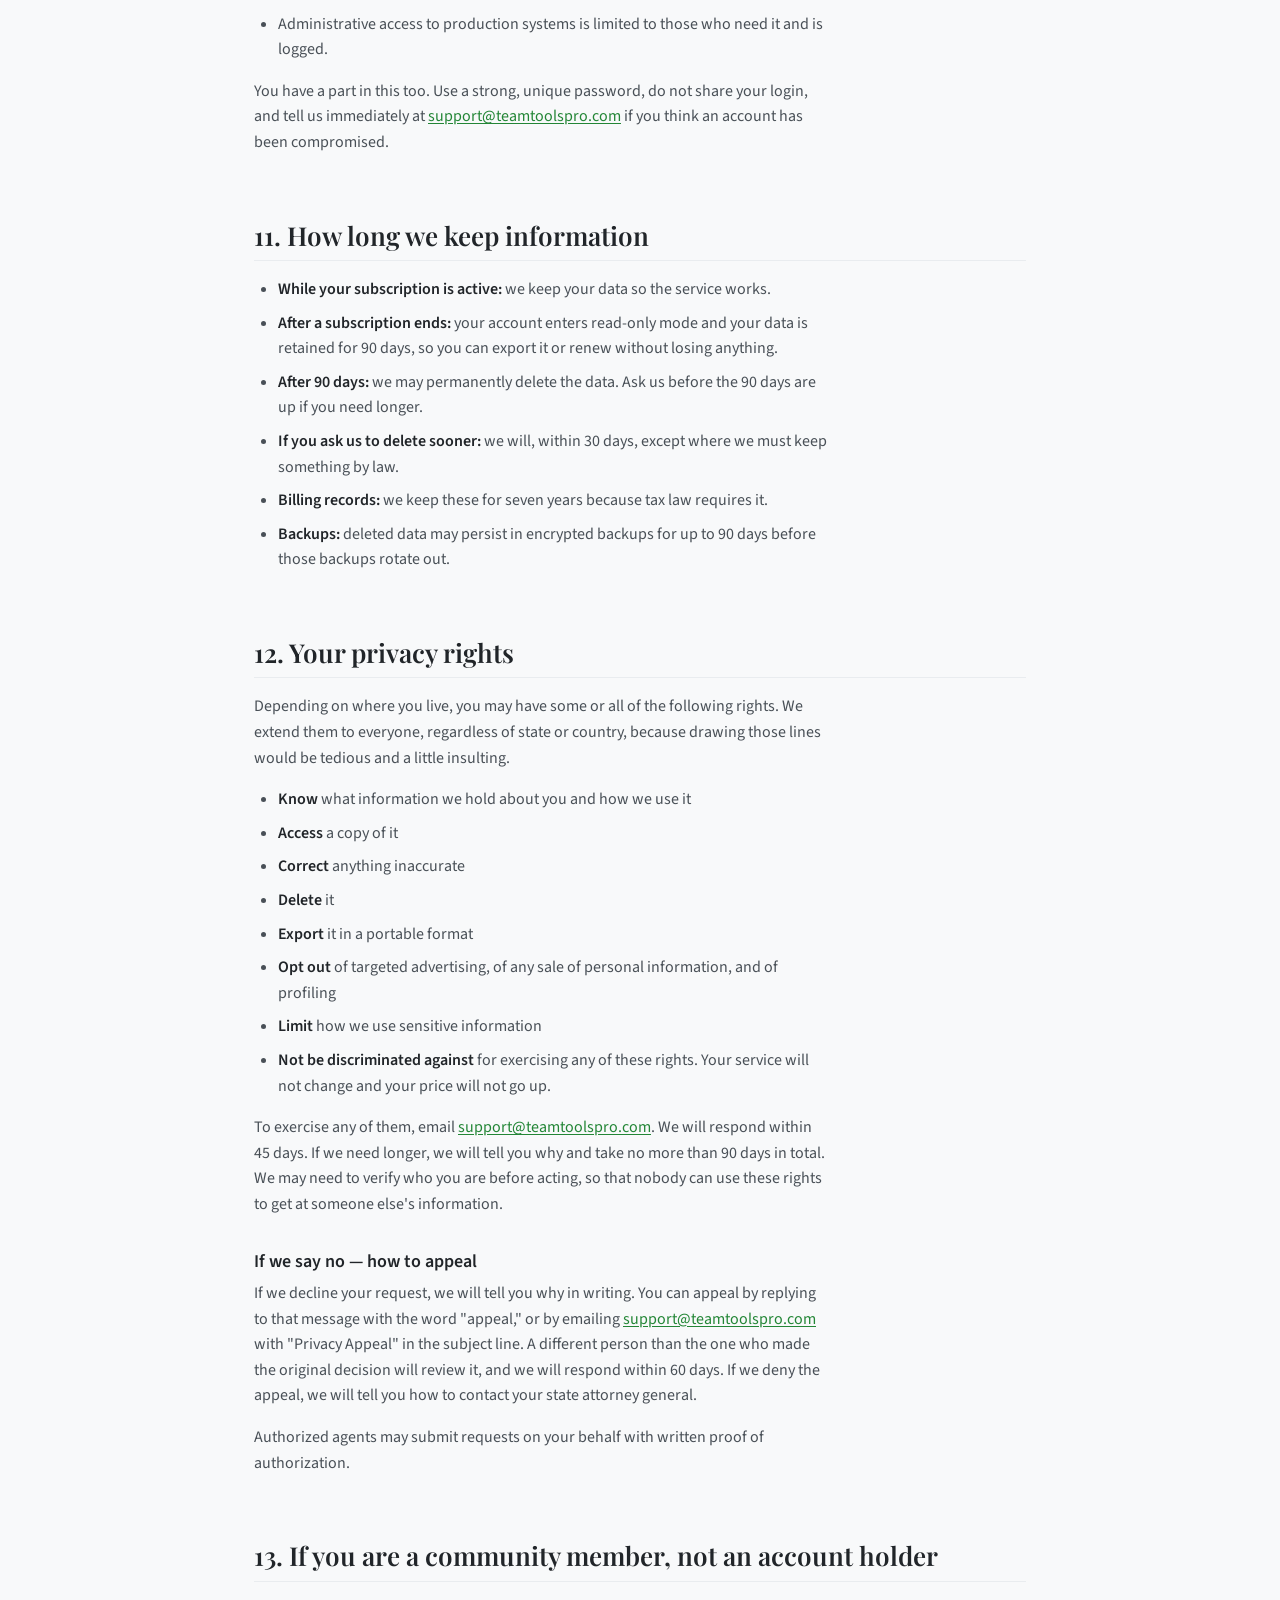
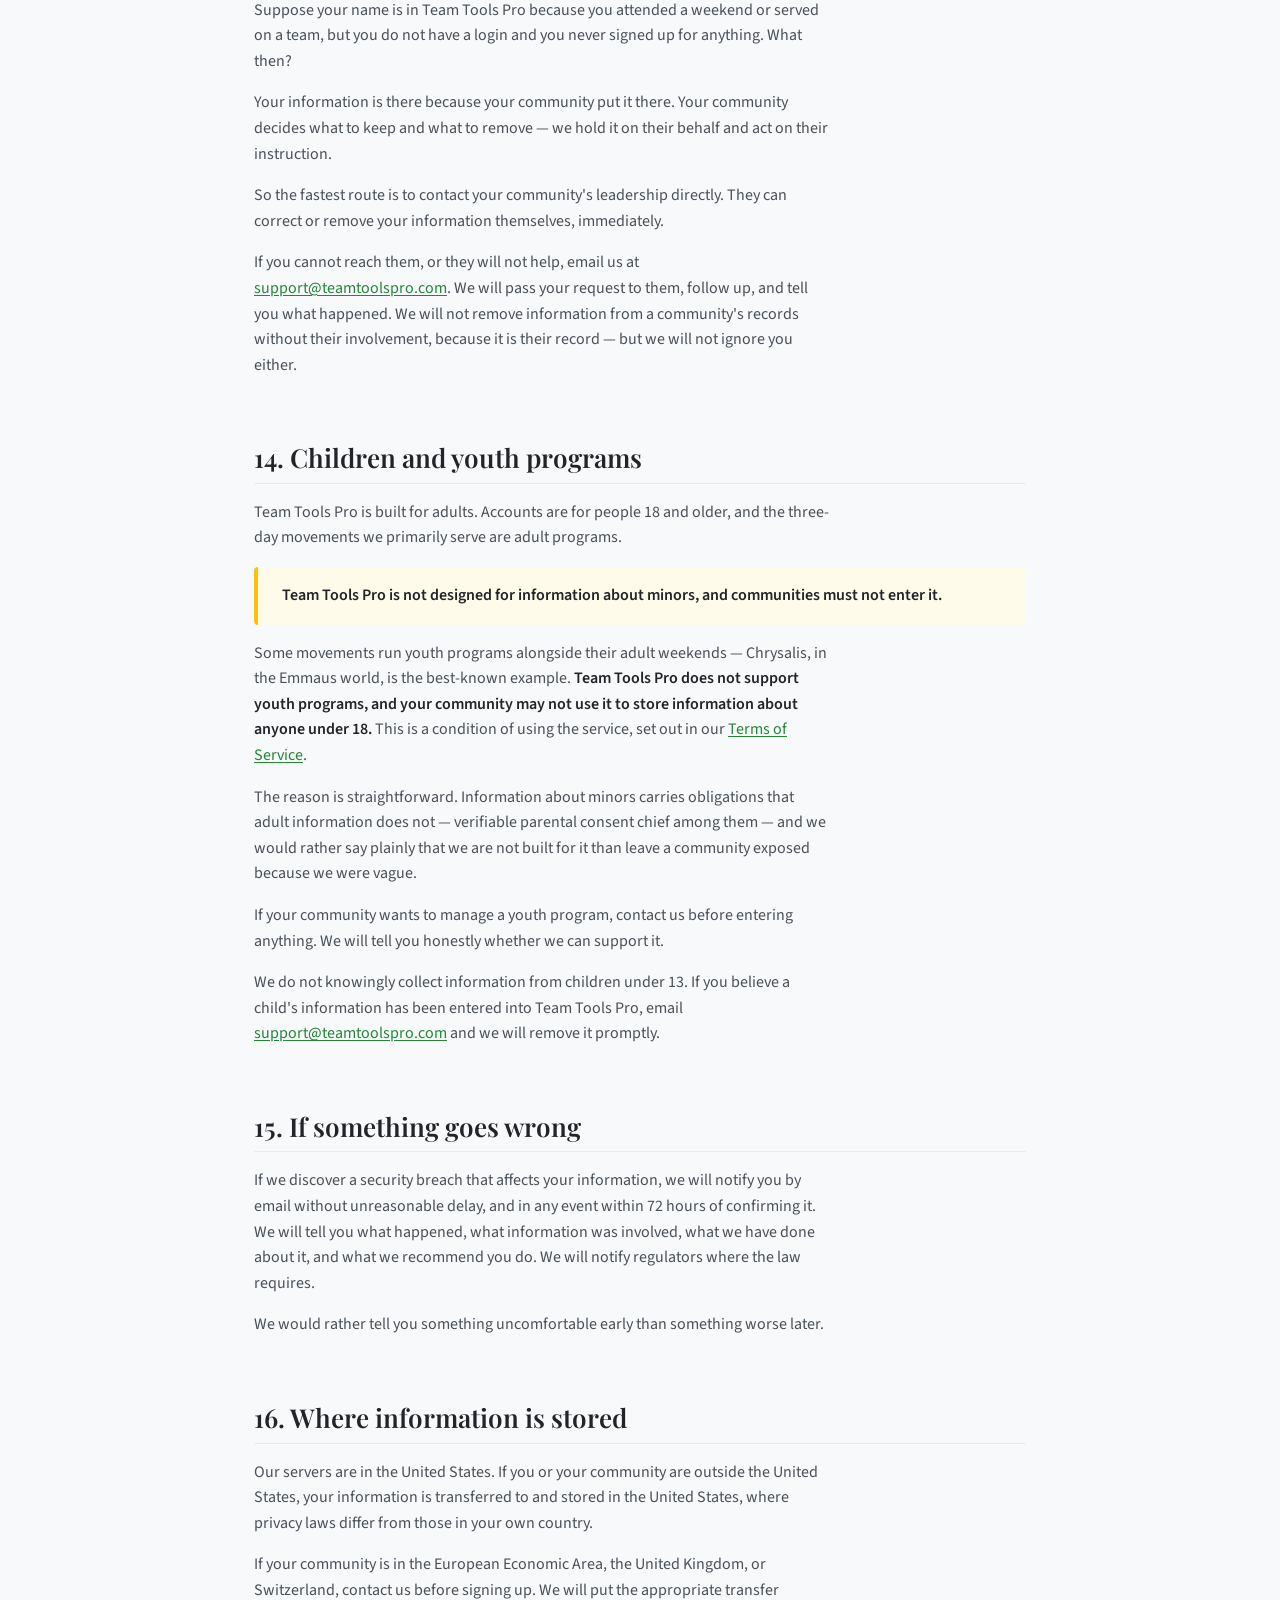
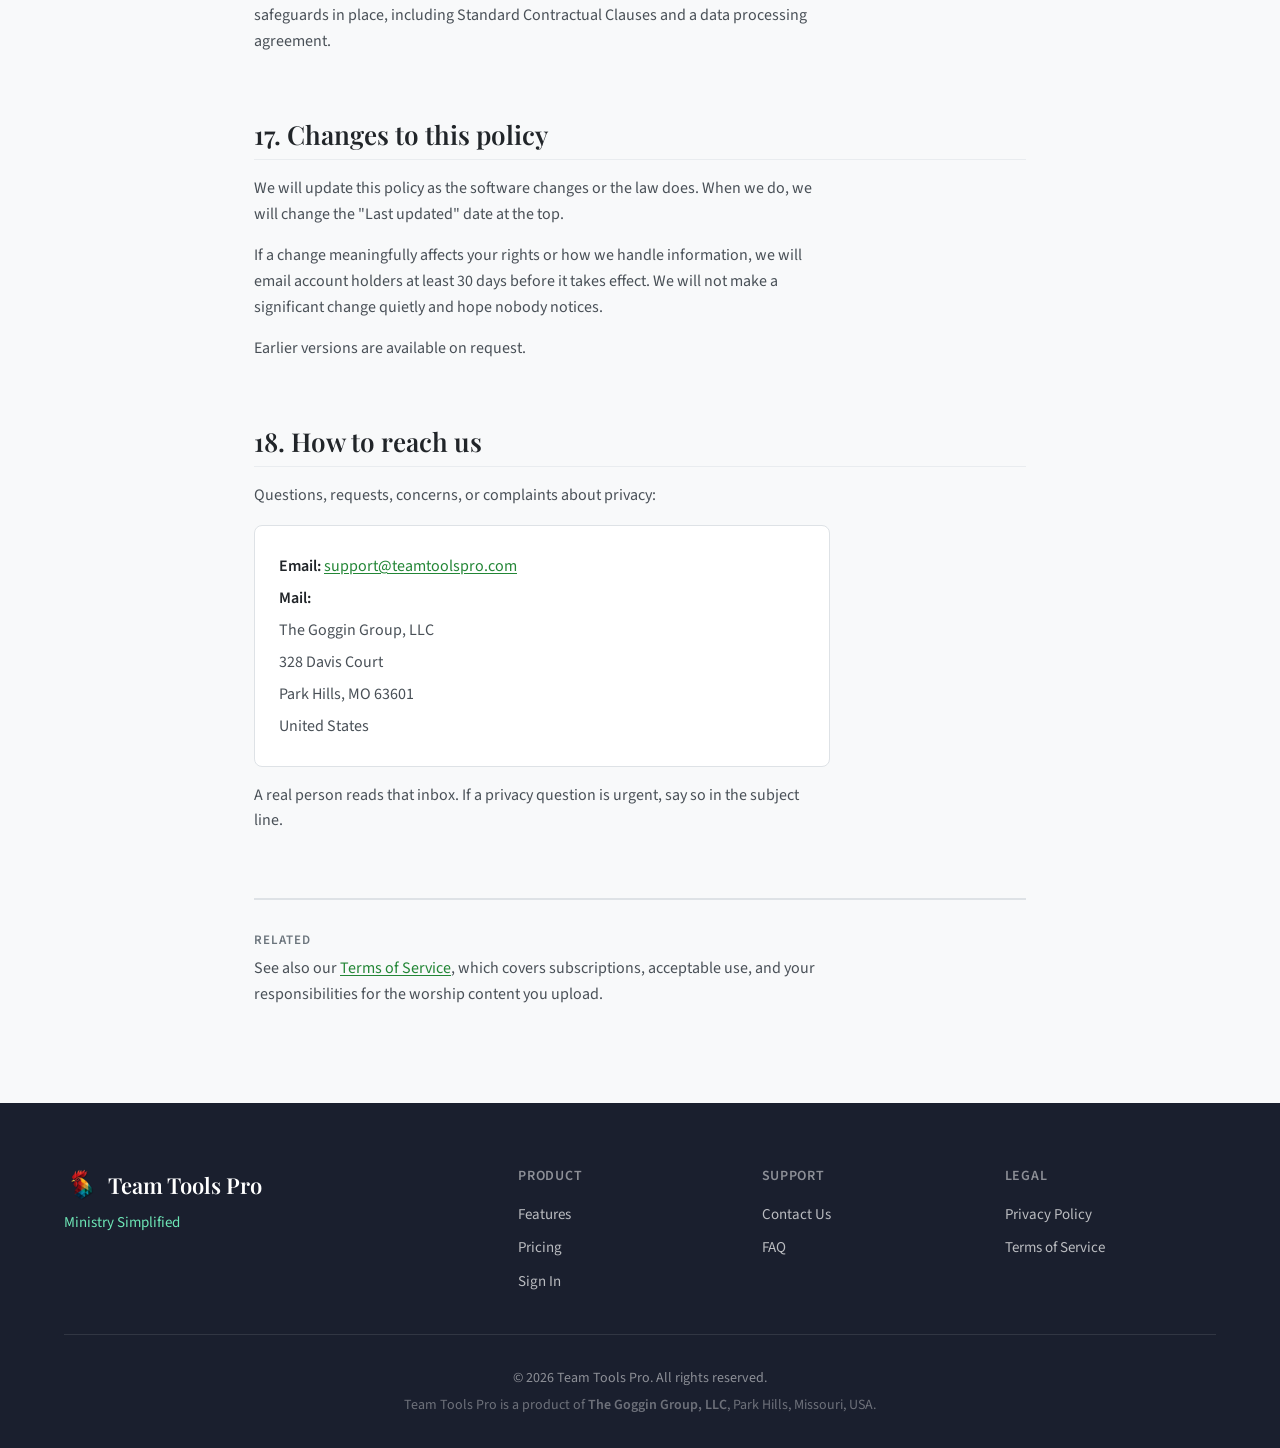
<file: privacy.html>
<!DOCTYPE html>
<html lang="en">
<head>
    <meta charset="UTF-8">
    <meta name="viewport" content="width=device-width, initial-scale=1.0">
    <title>Privacy Policy | Team Tools Pro</title>
    <meta name="description" content="How Team Tools Pro collects, uses, protects, and shares information for Tres Dias, Walk to Emmaus, Cursillo, and three-day retreat ministry communities.">
    <link rel="canonical" href="https://teamtoolspro.com/privacy.html">

    <!-- Fonts -->
    <link rel="preconnect" href="https://fonts.googleapis.com">
    <link rel="preconnect" href="https://fonts.gstatic.com" crossorigin>
    <link href="https://fonts.googleapis.com/css2?family=Source+Sans+3:wght@300;400;500;600;700&family=Playfair+Display:wght@500;600;700&display=swap" rel="stylesheet">

    <!-- Styles -->
    <link rel="stylesheet" href="styles.css">

    <!-- Favicon -->
    <link rel="icon" type="image/png" sizes="32x32" href="images/favicon-32.png">
    <link rel="icon" type="image/png" sizes="192x192" href="images/favicon-192.png">
    <link rel="apple-touch-icon" href="images/apple-touch-icon.png">
</head>
<body>

    <!-- Navigation -->
    <nav class="nav nav-legal" id="nav">
        <div class="nav-container">
            <a href="index.html" class="nav-logo">
                <img src="images/favicon-192.png" alt="Team Tools Pro" class="nav-logo-img">
                <span class="nav-logo-text">Team Tools Pro</span>
            </a>

            <div class="nav-links">
                <a href="index.html#features" class="nav-link">Features</a>
                <a href="index.html#pricing" class="nav-link">Pricing</a>
                <a href="index.html#contact" class="nav-link">Contact</a>
                <a href="https://app.teamtoolspro.com" class="btn btn-primary btn-nav">Sign In</a>
            </div>
        </div>
    </nav>

    <main class="legal-page">
        <div class="legal-container">

            <header class="legal-header">
                <p class="legal-eyebrow"><a href="index.html">Home</a> <span aria-hidden="true">/</span> Privacy Policy</p>
                <h1>Privacy Policy</h1>
                <p class="legal-dates">
                    <strong>Effective:</strong> October 11, 2026 &nbsp;·&nbsp;
                    <strong>Last updated:</strong> October 11, 2026
                </p>
                <p class="legal-lede">This policy explains what information Team Tools Pro collects, why we collect it, who we share it with, and the choices you have. We have written it in plain language on purpose. If anything here is unclear, email us and we will explain it.</p>
            </header>

            <nav class="legal-toc" aria-label="Contents">
                <h2>Contents</h2>
                <ol>
                    <li><a href="#who-we-are">Who we are</a></li>
                    <li><a href="#two-roles">Two kinds of information, two different roles</a></li>
                    <li><a href="#what-we-collect">What we collect</a></li>
                    <li><a href="#sensitive">Religious affiliation and other sensitive information</a></li>
                    <li><a href="#how-we-use">How we use information</a></li>
                    <li><a href="#never-do">What we never do</a></li>
                    <li><a href="#sharing">Who we share information with</a></li>
                    <li><a href="#cookies">Cookies, analytics, and advertising tools</a></li>
                    <li><a href="#mobile">The Music Stand iPad app</a></li>
                    <li><a href="#security">How we protect information</a></li>
                    <li><a href="#retention">How long we keep information</a></li>
                    <li><a href="#your-rights">Your privacy rights</a></li>
                    <li><a href="#community-rights">If you are a community member, not an account holder</a></li>
                    <li><a href="#children">Children and youth programs</a></li>
                    <li><a href="#breach">If something goes wrong</a></li>
                    <li><a href="#international">Where information is stored</a></li>
                    <li><a href="#changes">Changes to this policy</a></li>
                    <li><a href="#contact">How to reach us</a></li>
                </ol>
            </nav>

            <div class="legal-body">

                <section id="who-we-are">
                    <h2>1. Who we are</h2>
                    <p>Team Tools Pro is a software service built for three-day retreat ministries — Tres Dias, Walk to Emmaus, Cursillo, Kairos, and similar communities. It replaces the spreadsheets, paper forms, and email chains that communities have traditionally used to run their weekends.</p>
                    <p>Team Tools Pro is operated by <strong>The Goggin Group, LLC</strong>, a limited liability company based in Park Hills, Missouri, United States. In this policy, "we," "our," and "us" mean The Goggin Group, LLC. "You" means whoever is reading it — usually an account holder, a community leader, or a member of a community that uses our software.</p>
                </section>

                <section id="two-roles">
                    <h2>2. Two kinds of information, two different roles</h2>
                    <p>This is the most important thing to understand about how Team Tools Pro handles information, so we are putting it first.</p>
                    <p><strong>Information about your account and your use of our service.</strong> When you sign up, pay, log in, or email support, we decide how that information is handled. We are responsible for it directly. Privacy laws call this being a "controller."</p>
                    <p><strong>Information your community puts into the app.</strong> Member directories, team rosters, candidate applications, sponsor records, RSVP lists, budgets, chord charts, song sheets — your community owns all of it. Your community decides what to collect, who can see it, how long to keep it, and when to delete it. We only hold it and process it so the software works. Privacy laws call this being a "processor" or "service provider."</p>
                    <p>That distinction matters in practice. If you are a member of a community and you want your information corrected or removed, your community's leadership controls that, not us. We will always help, but we act on your community's instruction. See <a href="#community-rights">section 13</a>.</p>
                </section>

                <section id="what-we-collect">
                    <h2>3. What we collect</h2>

                    <h3>Account information</h3>
                    <p>Your name, email address, community or organization name, your role in that community, and a password. Passwords are stored as a one-way cryptographic hash — we cannot read your password, and neither can anyone who might gain access to our database.</p>

                    <h3>Payment information</h3>
                    <p>Subscription payments are handled by our payment processor. <strong>We never see or store your card number.</strong> We keep a record of what you paid, when, and the last four digits of the card, which is what our processor returns to us for your receipts.</p>

                    <h3>Community and member information</h3>
                    <p>This is whatever your community chooses to enter. In practice it usually includes member names, email addresses, phone numbers, mailing addresses, church or parish affiliation, weekend number and role history, team assignments, candidate applications, sponsor relationships, and meeting attendance.</p>
                    <p>It may also include information your community adds in free-text or notes fields. Communities sometimes record dietary needs, mobility needs, or emergency contacts there. We do not require any of it, and we encourage communities to collect only what they genuinely need.</p>

                    <h3>Event and RSVP information</h3>
                    <p>When your community uses the RSVP system for Secuelas, reunions, or other gatherings, we store who was invited, who responded, their response, guest counts, and anything else your community asks for on the RSVP form — meal choices, for example.</p>

                    <h3>Media and worship content</h3>
                    <p>Lyrics slides, song sheets, chord charts, set lists, and any markup or annotations created in the presenter tools or the Music Stand. This content belongs to your community, and your community is responsible for holding the licenses needed to use it. See our <a href="terms.html#user-content">Terms of Service</a> on that point — it is a real obligation, not boilerplate.</p>

                    <h3>Budget and financial information</h3>
                    <p>Weekend and community budget figures, expense records, income records, categories, and notes your community enters. This is your community's own financial record-keeping. It is not payment card data and it is not connected to our billing system.</p>

                    <h3>Technical and usage information</h3>
                    <p>When you use the app we automatically record your IP address, browser and device type, pages and features used, timestamps, and error reports. We use this to keep the service running, investigate problems, detect suspicious activity, and understand which features matter.</p>

                    <h3>Support correspondence</h3>
                    <p>If you email us, we keep the email so we can help you and refer back to it later.</p>
                </section>

                <section id="sensitive">
                    <h2>4. Religious affiliation and other sensitive information</h2>
                    <p>We want to be direct about this because it is unusual and it matters.</p>
                    <p>Team Tools Pro exists to serve Christian retreat ministries. By its nature, the information in the app reveals religious affiliation — that someone attended a Tres Dias weekend, belongs to a particular church, or serves on a ministry team. Under European law and a growing number of United States state privacy laws, information revealing religious belief is treated as <strong>sensitive</strong> and gets stricter handling than an ordinary name and email address.</p>
                    <p>We treat it accordingly:</p>
                    <ul>
                        <li>We never use it for advertising, profiling, or any purpose beyond running the software for your community.</li>
                        <li>We never sell it or share it with advertisers or data brokers. There is no exception to this.</li>
                        <li>We keep each community's data separated from every other community's data at the database level, enforced by the database itself rather than by application code alone.</li>
                        <li>Our own staff access it only when necessary to fix a problem or respond to a support request, and we log that access.</li>
                    </ul>
                    <p>If your community records dietary needs, accessibility needs, or health-related notes in free-text fields, that information may also count as sensitive. We recommend keeping such notes to the minimum your weekend genuinely requires.</p>
                </section>

                <section id="how-we-use">
                    <h2>5. How we use information</h2>
                    <p>We use information to:</p>
                    <ul>
                        <li>Provide, operate, and maintain Team Tools Pro and the Music Stand app</li>
                        <li>Create and manage your account, and authenticate you when you log in</li>
                        <li>Process subscription payments and send receipts</li>
                        <li>Send service messages — password resets, RSVP confirmations, renewal notices, outage notifications, and changes to this policy</li>
                        <li>Respond to your support requests</li>
                        <li>Back up data and restore it if something fails</li>
                        <li>Diagnose errors and improve performance and reliability</li>
                        <li>Understand which features are used so we know where to invest effort</li>
                        <li>Detect and prevent fraud, abuse, and unauthorized access</li>
                        <li>Meet our legal obligations</li>
                    </ul>
                    <p>We do not use your community's member information to train machine learning or artificial intelligence models.</p>
                </section>

                <section id="never-do">
                    <h2>6. What we never do</h2>
                    <p>Stated plainly, so there is no ambiguity:</p>
                    <ul>
                        <li>We do not sell your information, or your community's member information, to anyone, for any price.</li>
                        <li>We do not share member information with advertisers, marketers, or data brokers.</li>
                        <li>We do not use member information to target advertising, on our site or anywhere else.</li>
                        <li>We do not contact your community's members for our own marketing purposes.</li>
                        <li>We do not use your community's data to train AI models.</li>
                    </ul>
                </section>

                <section id="sharing">
                    <h2>7. Who we share information with</h2>
                    <p>We share information only with companies that help us run the service, and only as much as they need. Each is bound by contract to protect it and to use it only for the work we hire them to do.</p>

                    <div class="legal-table-wrap">
                        <table class="legal-table">
                            <caption>Service providers we rely on</caption>
                            <thead>
                                <tr>
                                    <th scope="col">Provider</th>
                                    <th scope="col">What they do</th>
                                    <th scope="col">What they handle</th>
                                </tr>
                            </thead>
                            <tbody>
                                <tr>
                                    <th scope="row">Supabase</th>
                                    <td>Database and application backend</td>
                                    <td>All application data, encrypted at rest</td>
                                </tr>
                                <tr>
                                    <th scope="row">Vercel</th>
                                    <td>Website and application hosting</td>
                                    <td>Page delivery and server logs, including IP addresses</td>
                                </tr>
                                <tr>
                                    <th scope="row">Stripe</th>
                                    <td>Payment processing</td>
                                    <td>Your name, email, and card details, which go directly to Stripe and never pass through our servers</td>
                                </tr>
                                <tr>
                                    <th scope="row">Resend</th>
                                    <td>Email delivery</td>
                                    <td>Recipient addresses and the contents of service email we send you</td>
                                </tr>
                                <tr>
                                    <th scope="row">Google Analytics<br>Meta</th>
                                    <td>Website analytics and advertising measurement</td>
                                    <td>Visits to this public marketing website only — never app data or member data. See <a href="#cookies">section 8</a>.</td>
                                </tr>
                            </tbody>
                        </table>
                    </div>
                    <p>We will update this list when it changes. If your community needs advance notice of a change in providers, email us and we will add you to that list.</p>

                    <p>We may also disclose information when the law requires it — a valid subpoena, court order, or legal process — or when we need to protect someone's safety or defend our legal rights. If we receive a legal demand for your community's data, we will tell you unless we are legally prohibited from doing so.</p>
                    <p>If Team Tools Pro is ever sold or merges with another company, your information may transfer as part of that transaction. We would notify you beforehand, and the buyer would be bound by this policy or one at least as protective.</p>
                </section>

                <section id="cookies">
                    <h2>8. Cookies, analytics, and advertising tools</h2>
                    <p>There is an important line to draw here.</p>
                    <p><strong>Inside the app</strong> (app.teamtoolspro.com) we use only the cookies needed to keep you logged in and keep your session secure. No advertising trackers run inside the app. None.</p>
                    <p><strong>On this public marketing website</strong> (teamtoolspro.com) we use two third-party tools:</p>
                    <ul>
                        <li><strong>Google Analytics</strong> — tells us how many people visit, which pages they read, and roughly where they come from, so we know whether our explanations are working.</li>
                        <li><strong>Meta Pixel</strong> — measures whether our Facebook posts and ads actually bring anyone here.</li>
                    </ul>
                    <p>Both set cookies and both send information to the companies that run them. This happens only on the public website, to visitors browsing our marketing pages. It never touches your community's data.</p>
                    <p>Some state privacy laws treat sending website visit information to an advertising company as "sharing" or as "targeted advertising," which gives you a right to opt out. You can opt out in any of these ways:</p>
                    <ul>
                        <li><strong>Use the button below.</strong> It switches both tools off on this device immediately. No account, no email, no form.</li>
                        <li>Turn on your browser's <strong>Global Privacy Control</strong> signal. We honor it automatically — if your browser sends it, neither tool loads at all and you need do nothing else.</li>
                        <li>Use your browser settings to block or delete third-party cookies</li>
                        <li>Install the <a href="https://tools.google.com/dlpage/gaoptout" rel="noopener">Google Analytics opt-out browser add-on</a></li>
                        <li>Email us at <a href="mailto:support@teamtoolspro.com">support@teamtoolspro.com</a> and we will help</li>
                    </ul>

                    <div class="legal-optout">
                        <button type="button" class="btn btn-primary" id="ttp-optout-btn">Opt out on this device</button>
                        <p class="legal-optout-status" id="ttp-optout-status" role="status"></p>
                        <noscript><p class="legal-optout-status">This button needs JavaScript. With JavaScript turned off, our analytics and advertising tools do not load anyway.</p></noscript>
                    </div>

                    <p class="legal-note">We do not currently show a cookie consent banner. Our communities are in the United States, where these tools may be used on an opt-out basis rather than requiring consent up front. If we begin serving communities in the European Economic Area or the United Kingdom, we will add one before we do.</p>

                    <script>
                    (function () {
                        var KEY = 'ttp-opt-out';
                        var btn = document.getElementById('ttp-optout-btn');
                        var status = document.getElementById('ttp-optout-status');
                        if (!btn || !status) { return; }

                        // null means storage is unavailable, not that they are opted in.
                        function stored() {
                            try { return localStorage.getItem(KEY) === '1'; }
                            catch (e) { return null; }
                        }

                        function render() {
                            if (navigator.globalPrivacyControl === true) {
                                btn.hidden = true;
                                status.textContent = 'Your browser is sending a Global Privacy Control signal, so these tools are already switched off for you. Nothing further is needed.';
                                return;
                            }
                            var state = stored();
                            if (state === null) {
                                btn.hidden = true;
                                status.textContent = 'Your browser is blocking site storage, so we cannot record a choice here. Use your browser settings or email us instead.';
                                return;
                            }
                            btn.hidden = false;
                            if (state) {
                                btn.textContent = 'Turn them back on for this device';
                                status.textContent = 'You are opted out on this device. Analytics and advertising tools will not load.';
                            } else {
                                btn.textContent = 'Opt out on this device';
                                status.textContent = '';
                            }
                        }

                        btn.addEventListener('click', function () {
                            try {
                                if (stored()) { localStorage.removeItem(KEY); }
                                else { localStorage.setItem(KEY, '1'); }
                            } catch (e) { /* storage blocked; render() will explain */ }
                            render();
                        });

                        render();
                    })();
                    </script>
                </section>

                <section id="mobile">
                    <h2>9. The Music Stand iPad app</h2>
                    <p>The Music Stand is our iPad app for worship teams — chord charts, markup, and hands-free page turning with a Bluetooth foot pedal. A few things specific to it:</p>
                    <ul>
                        <li><strong>Your charts and markup sync to your community's account</strong> so they are available on any device your worship team uses, and so they survive a lost or replaced iPad.</li>
                        <li><strong>Charts are cached on the device</strong> so the app works without internet — a practical necessity in church basements and camp facilities. That cached copy is removed when you sign out or delete the app.</li>
                        <li><strong>Bluetooth foot pedals.</strong> The app needs Bluetooth permission to receive page-turn signals from your pedal. A pedal sends nothing but button presses. We do not collect anything about your pedal, and the Bluetooth connection is handled entirely by your iPad.</li>
                        <li><strong>We do not track your location</strong>, access your contacts, photos, microphone, or camera.</li>
                        <li><strong>No advertising or tracking libraries</strong> are built into the app.</li>
                    </ul>
                    <p>Apple collects its own information when you download the app, governed by Apple's privacy policy rather than ours. If you bought a subscription through Apple, Apple handles that payment and we never see your card details.</p>
                </section>

                <section id="security">
                    <h2>10. How we protect information</h2>
                    <p>No system is perfectly secure, and anyone who tells you otherwise is selling something. Here is what we actually do:</p>
                    <ul>
                        <li>All traffic between your device and our servers is encrypted in transit using TLS.</li>
                        <li>Data is encrypted at rest on our servers.</li>
                        <li>Each community's data is isolated by database-level access rules, so one community's account cannot read another's data even if the application code had a bug.</li>
                        <li>Access inside the app is controlled by role, so a team member sees only what their role allows.</li>
                        <li>Passwords are stored only as one-way hashes.</li>
                        <li>Backups run automatically and are themselves encrypted.</li>
                        <li>Administrative access to production systems is limited to those who need it and is logged.</li>
                    </ul>
                    <p>You have a part in this too. Use a strong, unique password, do not share your login, and tell us immediately at <a href="mailto:support@teamtoolspro.com">support@teamtoolspro.com</a> if you think an account has been compromised.</p>
                </section>

                <section id="retention">
                    <h2>11. How long we keep information</h2>
                    <ul>
                        <li><strong>While your subscription is active:</strong> we keep your data so the service works.</li>
                        <li><strong>After a subscription ends:</strong> your account enters read-only mode and your data is retained for 90 days, so you can export it or renew without losing anything.</li>
                        <li><strong>After 90 days:</strong> we may permanently delete the data. Ask us before the 90 days are up if you need longer.</li>
                        <li><strong>If you ask us to delete sooner:</strong> we will, within 30 days, except where we must keep something by law.</li>
                        <li><strong>Billing records:</strong> we keep these for seven years because tax law requires it.</li>
                        <li><strong>Backups:</strong> deleted data may persist in encrypted backups for up to 90 days before those backups rotate out.</li>
                    </ul>
                </section>

                <section id="your-rights">
                    <h2>12. Your privacy rights</h2>
                    <p>Depending on where you live, you may have some or all of the following rights. We extend them to everyone, regardless of state or country, because drawing those lines would be tedious and a little insulting.</p>
                    <ul>
                        <li><strong>Know</strong> what information we hold about you and how we use it</li>
                        <li><strong>Access</strong> a copy of it</li>
                        <li><strong>Correct</strong> anything inaccurate</li>
                        <li><strong>Delete</strong> it</li>
                        <li><strong>Export</strong> it in a portable format</li>
                        <li><strong>Opt out</strong> of targeted advertising, of any sale of personal information, and of profiling</li>
                        <li><strong>Limit</strong> how we use sensitive information</li>
                        <li><strong>Not be discriminated against</strong> for exercising any of these rights. Your service will not change and your price will not go up.</li>
                    </ul>
                    <p>To exercise any of them, email <a href="mailto:support@teamtoolspro.com">support@teamtoolspro.com</a>. We will respond within 45 days. If we need longer, we will tell you why and take no more than 90 days in total. We may need to verify who you are before acting, so that nobody can use these rights to get at someone else's information.</p>

                    <h3>If we say no — how to appeal</h3>
                    <p>If we decline your request, we will tell you why in writing. You can appeal by replying to that message with the word "appeal," or by emailing <a href="mailto:support@teamtoolspro.com">support@teamtoolspro.com</a> with "Privacy Appeal" in the subject line. A different person than the one who made the original decision will review it, and we will respond within 60 days. If we deny the appeal, we will tell you how to contact your state attorney general.</p>
                    <p>Authorized agents may submit requests on your behalf with written proof of authorization.</p>
                </section>

                <section id="community-rights">
                    <h2>13. If you are a community member, not an account holder</h2>
                    <p>Suppose your name is in Team Tools Pro because you attended a weekend or served on a team, but you do not have a login and you never signed up for anything. What then?</p>
                    <p>Your information is there because your community put it there. Your community decides what to keep and what to remove — we hold it on their behalf and act on their instruction.</p>
                    <p>So the fastest route is to contact your community's leadership directly. They can correct or remove your information themselves, immediately.</p>
                    <p>If you cannot reach them, or they will not help, email us at <a href="mailto:support@teamtoolspro.com">support@teamtoolspro.com</a>. We will pass your request to them, follow up, and tell you what happened. We will not remove information from a community's records without their involvement, because it is their record — but we will not ignore you either.</p>
                </section>

                <section id="children">
                    <h2>14. Children and youth programs</h2>
                    <p>Team Tools Pro is built for adults. Accounts are for people 18 and older, and the three-day movements we primarily serve are adult programs.</p>
                    <p class="legal-callout">Team Tools Pro is not designed for information about minors, and communities must not enter it.</p>
                    <p>Some movements run youth programs alongside their adult weekends — Chrysalis, in the Emmaus world, is the best-known example. <strong>Team Tools Pro does not support youth programs, and your community may not use it to store information about anyone under 18.</strong> This is a condition of using the service, set out in our <a href="terms.html#acceptable-use">Terms of Service</a>.</p>
                    <p>The reason is straightforward. Information about minors carries obligations that adult information does not — verifiable parental consent chief among them — and we would rather say plainly that we are not built for it than leave a community exposed because we were vague.</p>
                    <p>If your community wants to manage a youth program, contact us before entering anything. We will tell you honestly whether we can support it.</p>
                    <p>We do not knowingly collect information from children under 13. If you believe a child's information has been entered into Team Tools Pro, email <a href="mailto:support@teamtoolspro.com">support@teamtoolspro.com</a> and we will remove it promptly.</p>
                </section>

                <section id="breach">
                    <h2>15. If something goes wrong</h2>
                    <p>If we discover a security breach that affects your information, we will notify you by email without unreasonable delay, and in any event within 72 hours of confirming it. We will tell you what happened, what information was involved, what we have done about it, and what we recommend you do. We will notify regulators where the law requires.</p>
                    <p>We would rather tell you something uncomfortable early than something worse later.</p>
                </section>

                <section id="international">
                    <h2>16. Where information is stored</h2>
                    <p>Our servers are in the United States. If you or your community are outside the United States, your information is transferred to and stored in the United States, where privacy laws differ from those in your own country.</p>
                    <p>If your community is in the European Economic Area, the United Kingdom, or Switzerland, contact us before signing up. We will put the appropriate transfer safeguards in place, including Standard Contractual Clauses and a data processing agreement.</p>
                </section>

                <section id="changes">
                    <h2>17. Changes to this policy</h2>
                    <p>We will update this policy as the software changes or the law does. When we do, we will change the "Last updated" date at the top.</p>
                    <p>If a change meaningfully affects your rights or how we handle information, we will email account holders at least 30 days before it takes effect. We will not make a significant change quietly and hope nobody notices.</p>
                    <p>Earlier versions are available on request.</p>
                </section>

                <section id="contact">
                    <h2>18. How to reach us</h2>
                    <p>Questions, requests, concerns, or complaints about privacy:</p>
                    <p class="legal-contact">
                        <strong>Email:</strong> <a href="mailto:support@teamtoolspro.com">support@teamtoolspro.com</a><br>
                        <strong>Mail:</strong><br>
                        The Goggin Group, LLC<br>
                        328 Davis Court<br>
                        Park Hills, MO 63601<br>
                        United States
                    </p>
                    <p>A real person reads that inbox. If a privacy question is urgent, say so in the subject line.</p>
                </section>

                <aside class="legal-related">
                    <h2>Related</h2>
                    <p>See also our <a href="terms.html">Terms of Service</a>, which covers subscriptions, acceptable use, and your responsibilities for the worship content you upload.</p>
                </aside>

            </div>
        </div>
    </main>

    <!-- Footer -->
    <footer class="footer">
        <div class="container">
            <div class="footer-grid">
                <div class="footer-brand">
                    <div class="footer-logo">
                        <img src="images/favicon-192.png" alt="Team Tools Pro" class="footer-logo-img">
                        <span class="logo-text">Team Tools Pro</span>
                    </div>
                    <p class="footer-tagline">Ministry Simplified</p>
                </div>

                <div class="footer-links">
                    <h4>Product</h4>
                    <ul>
                        <li><a href="index.html#features">Features</a></li>
                        <li><a href="index.html#pricing">Pricing</a></li>
                        <li><a href="https://app.teamtoolspro.com">Sign In</a></li>
                    </ul>
                </div>

                <div class="footer-links">
                    <h4>Support</h4>
                    <ul>
                        <li><a href="index.html#contact">Contact Us</a></li>
                        <li><a href="index.html#faq">FAQ</a></li>
                    </ul>
                </div>

                <div class="footer-links">
                    <h4>Legal</h4>
                    <ul>
                        <li><a href="privacy.html" aria-current="page">Privacy Policy</a></li>
                        <li><a href="terms.html">Terms of Service</a></li>
                    </ul>
                </div>
            </div>

            <div class="footer-bottom">
                <p>&copy; 2026 Team Tools Pro. All rights reserved.</p>
                <p class="footer-entity">Team Tools Pro is a product of <strong>The Goggin Group, LLC</strong>, Park Hills, Missouri, USA.</p>
            </div>
        </div>
    </footer>

</body>
</html>
</file>
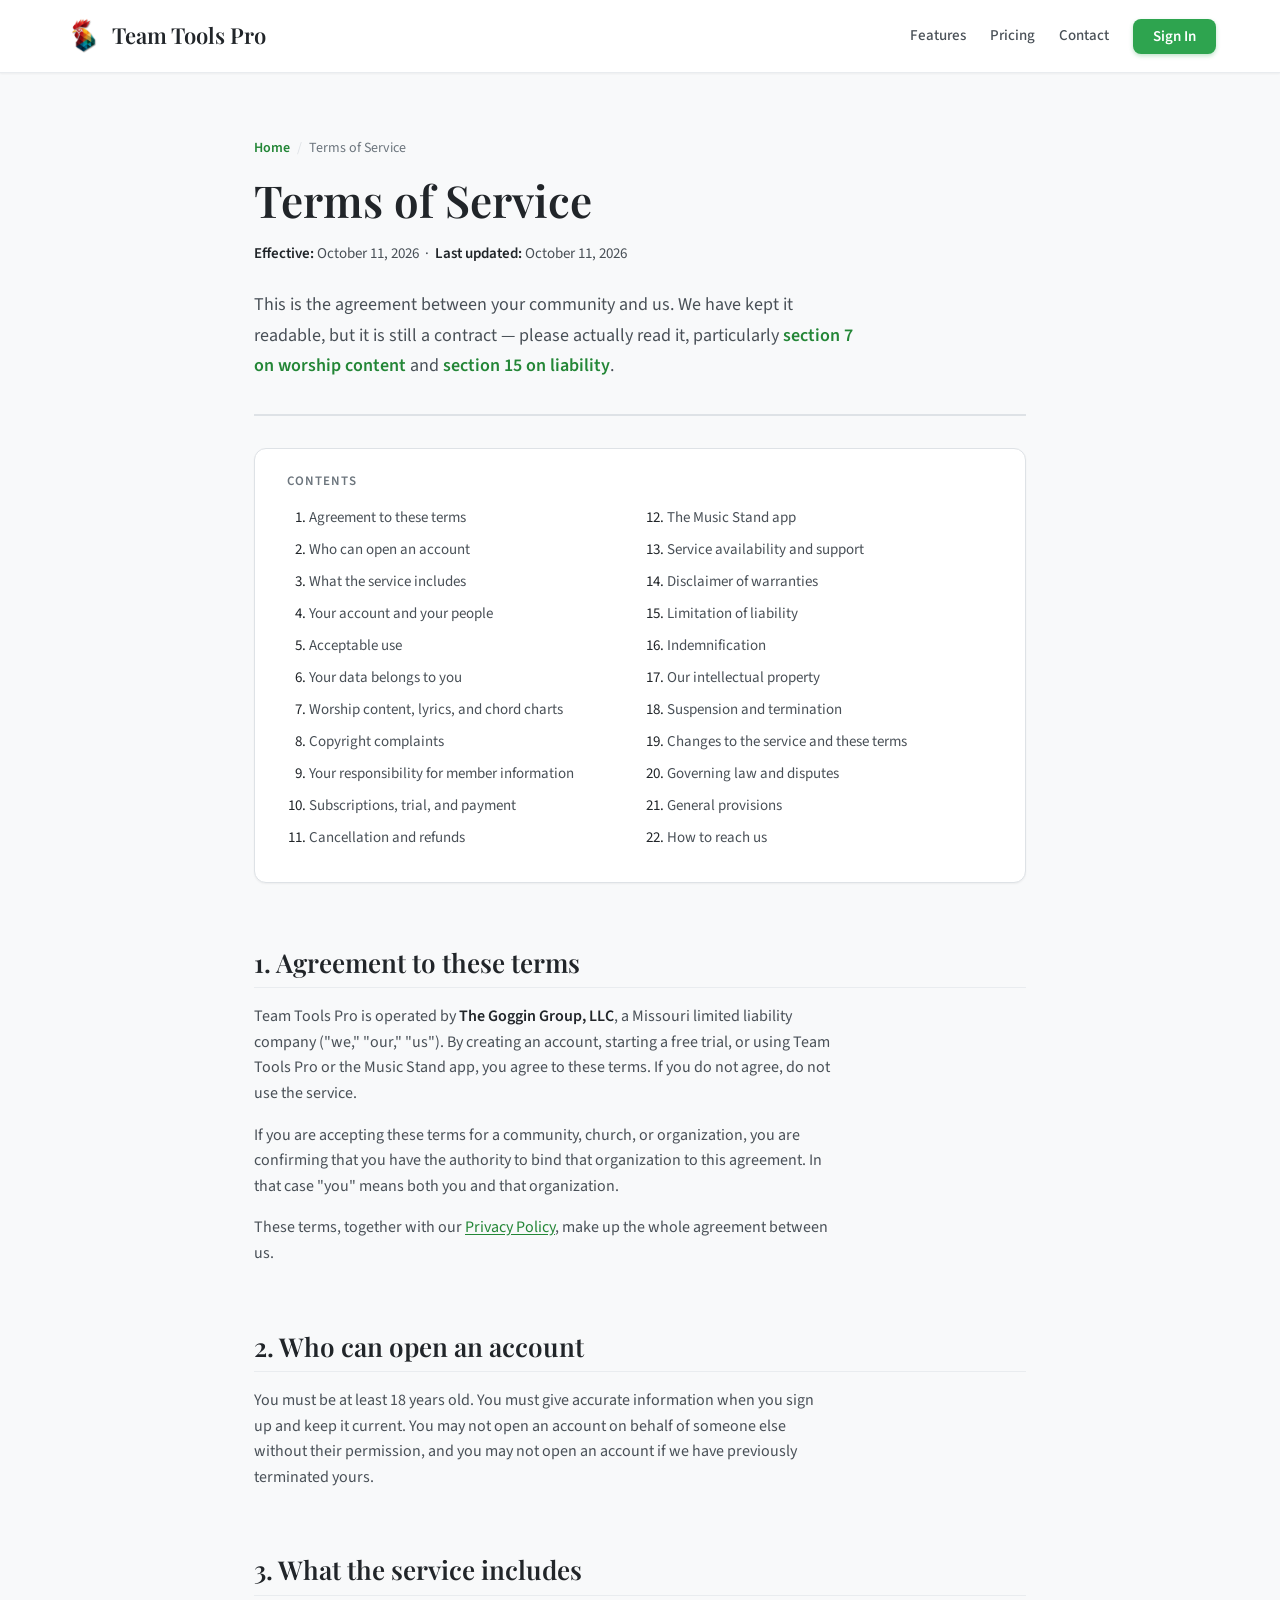
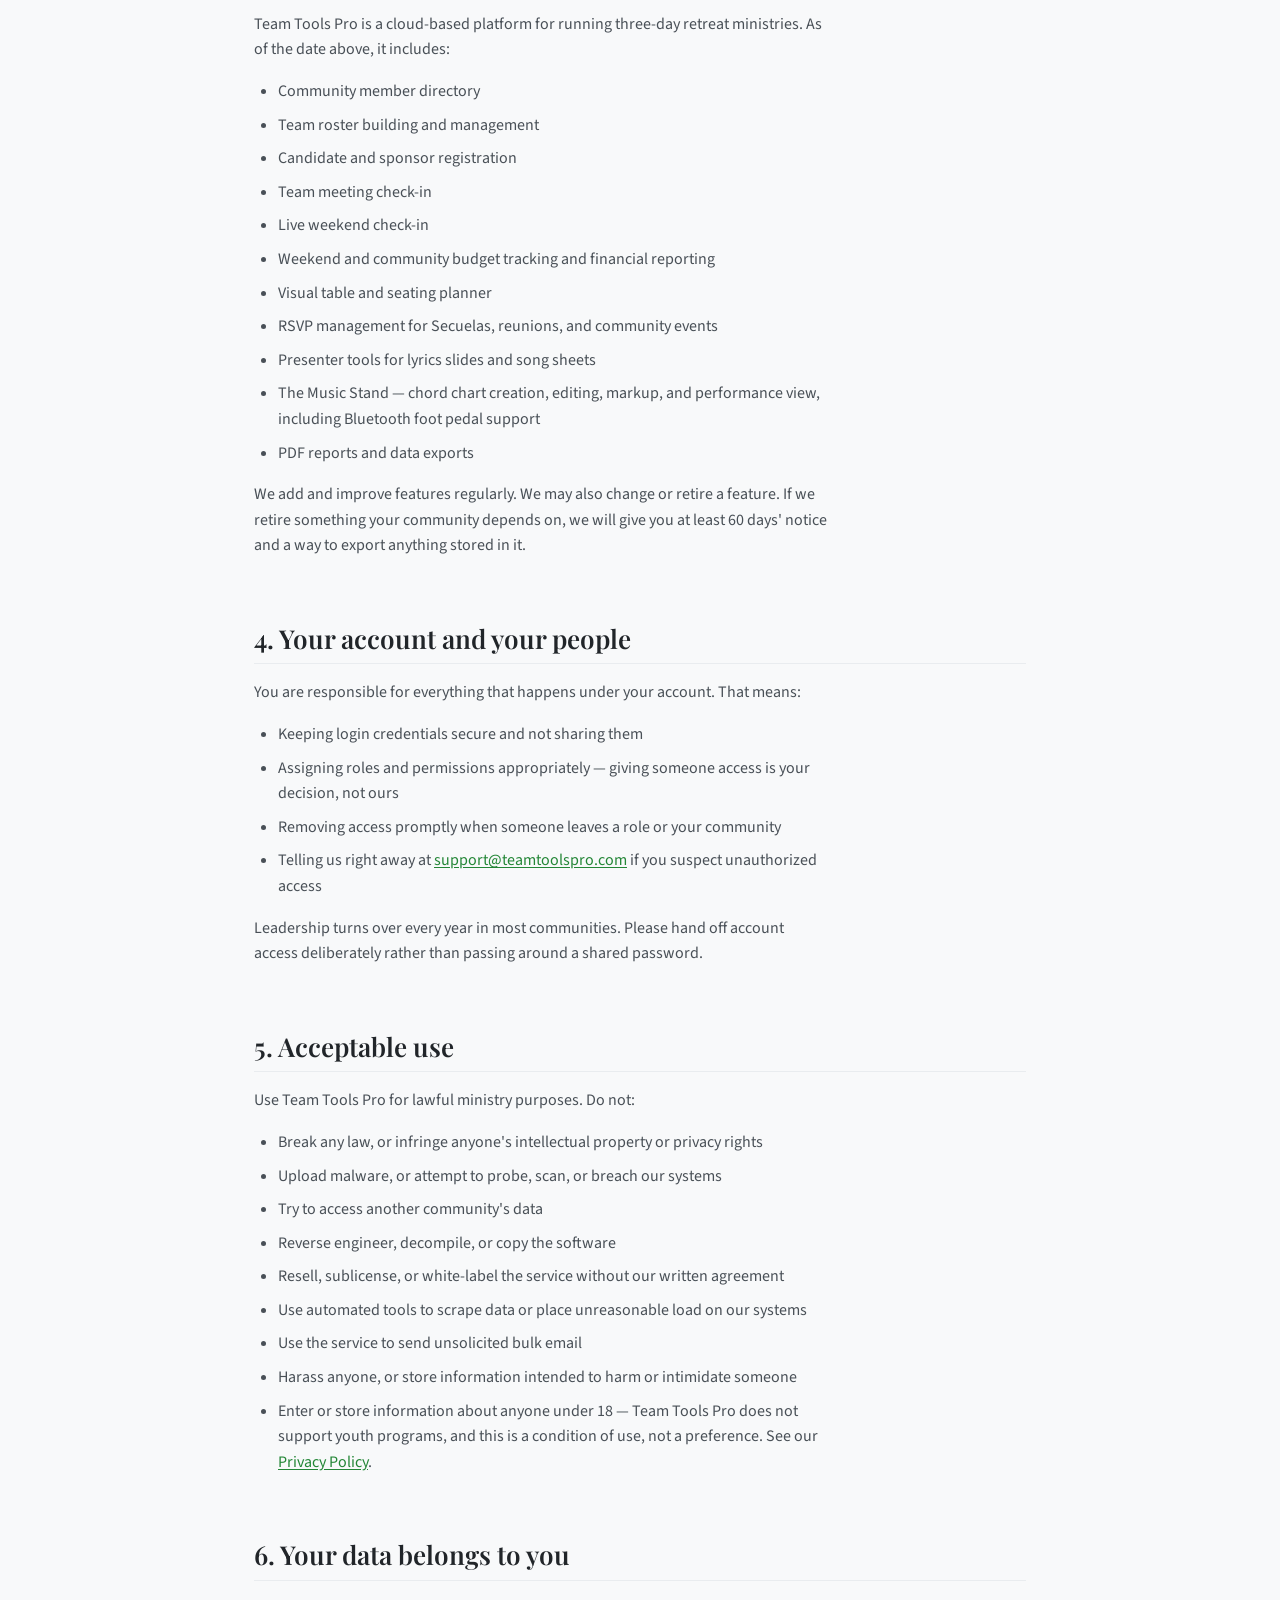
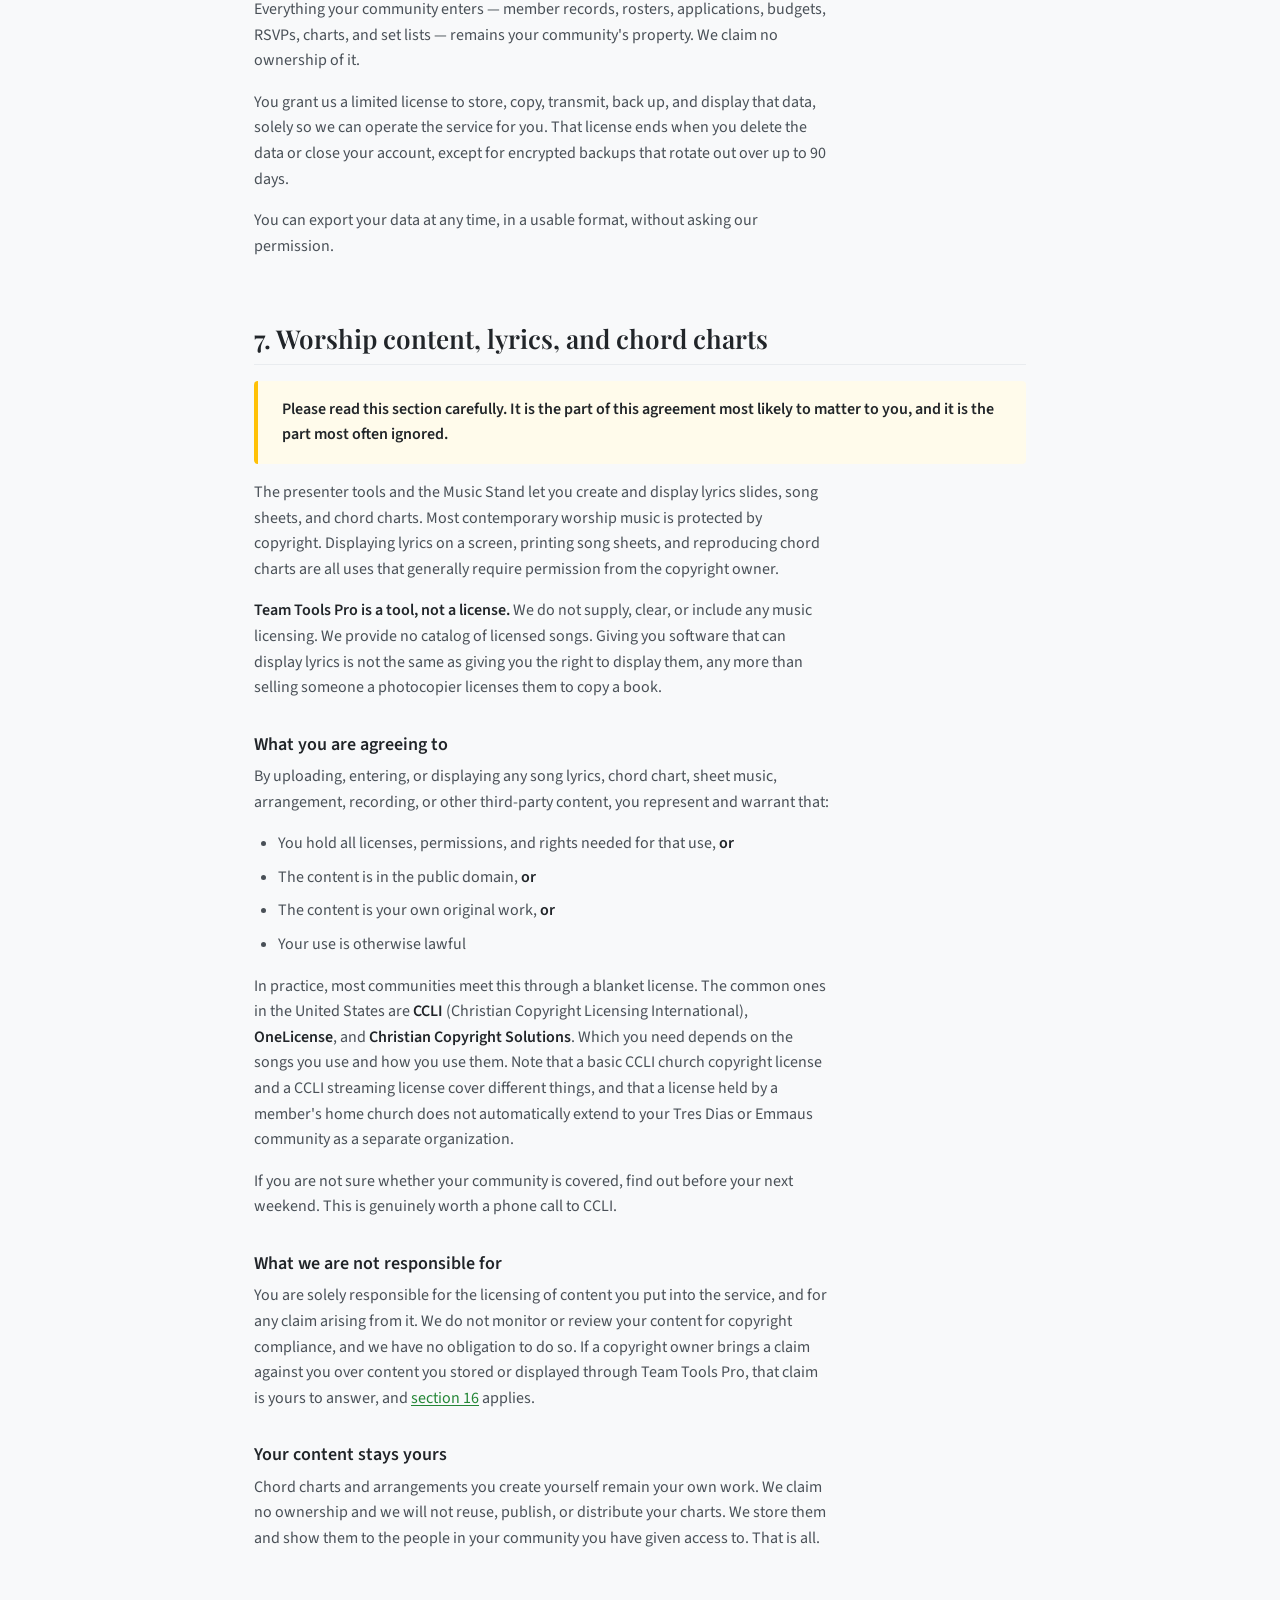
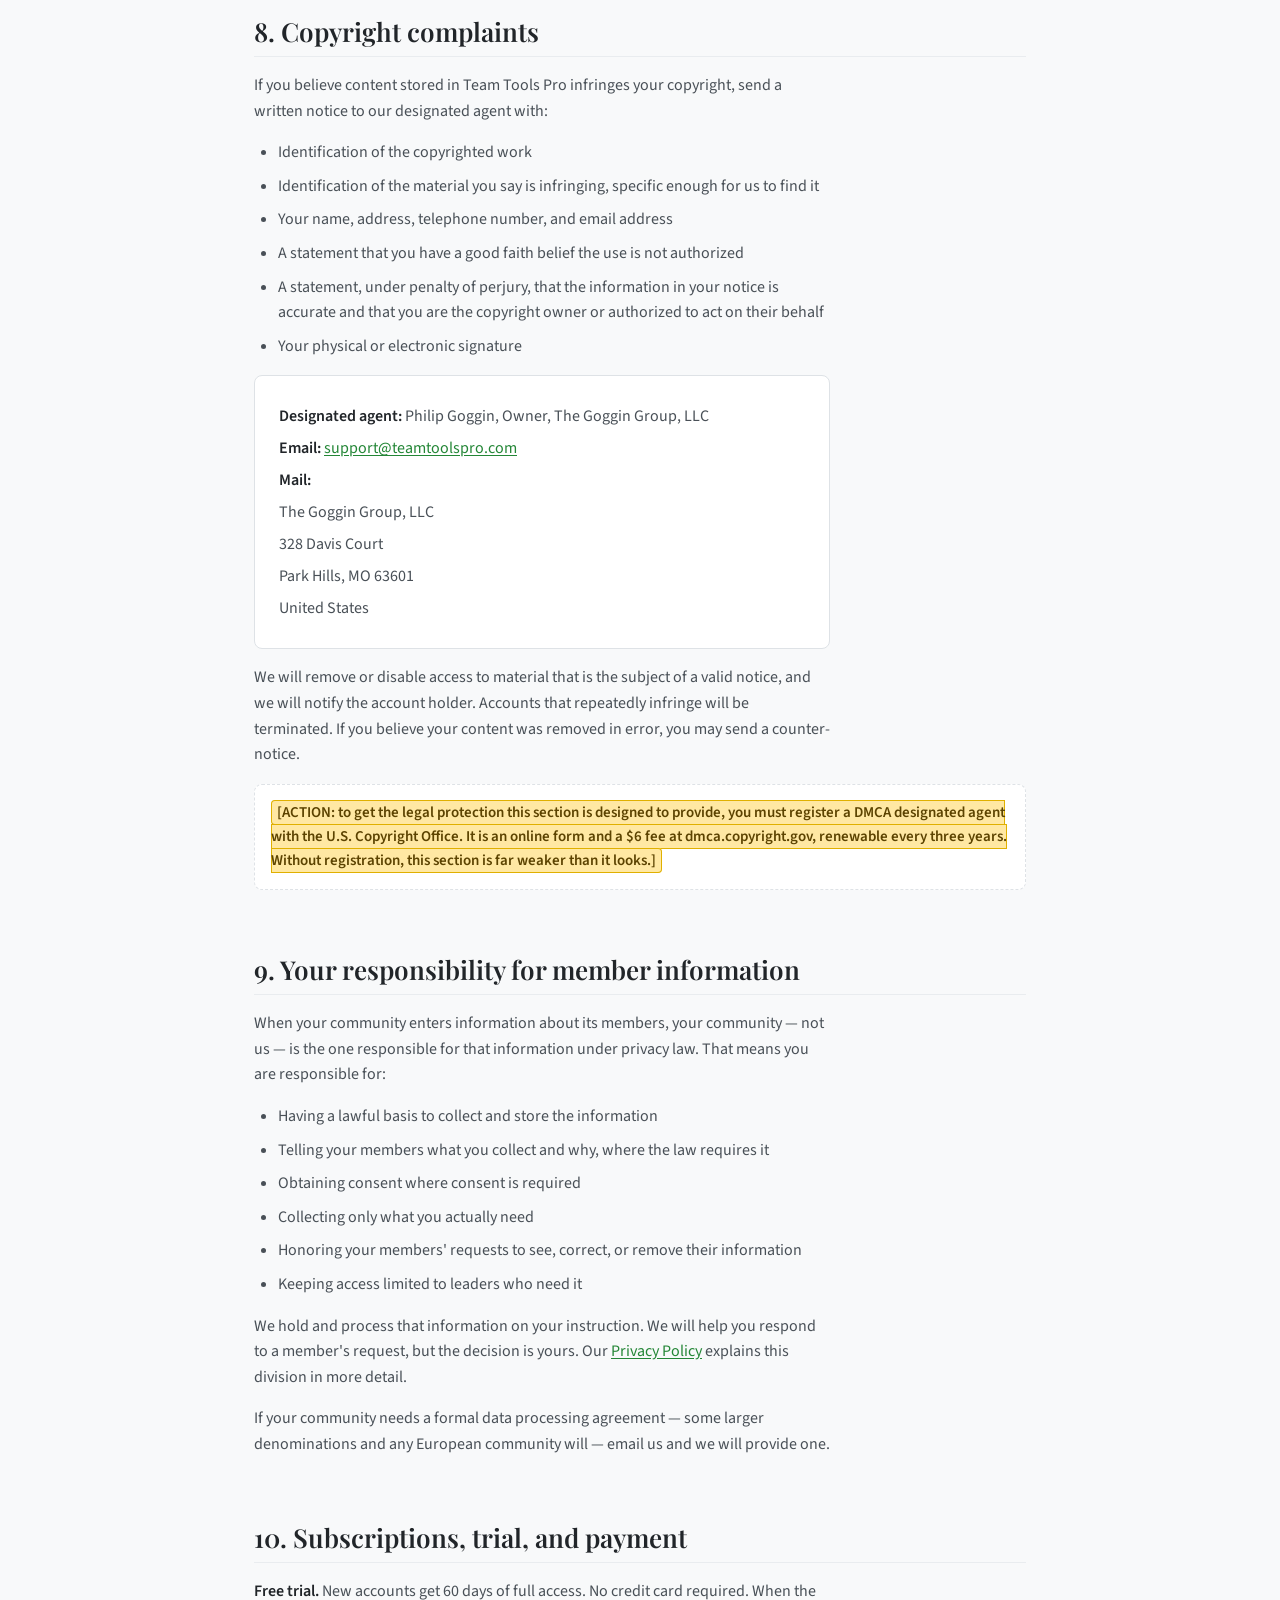
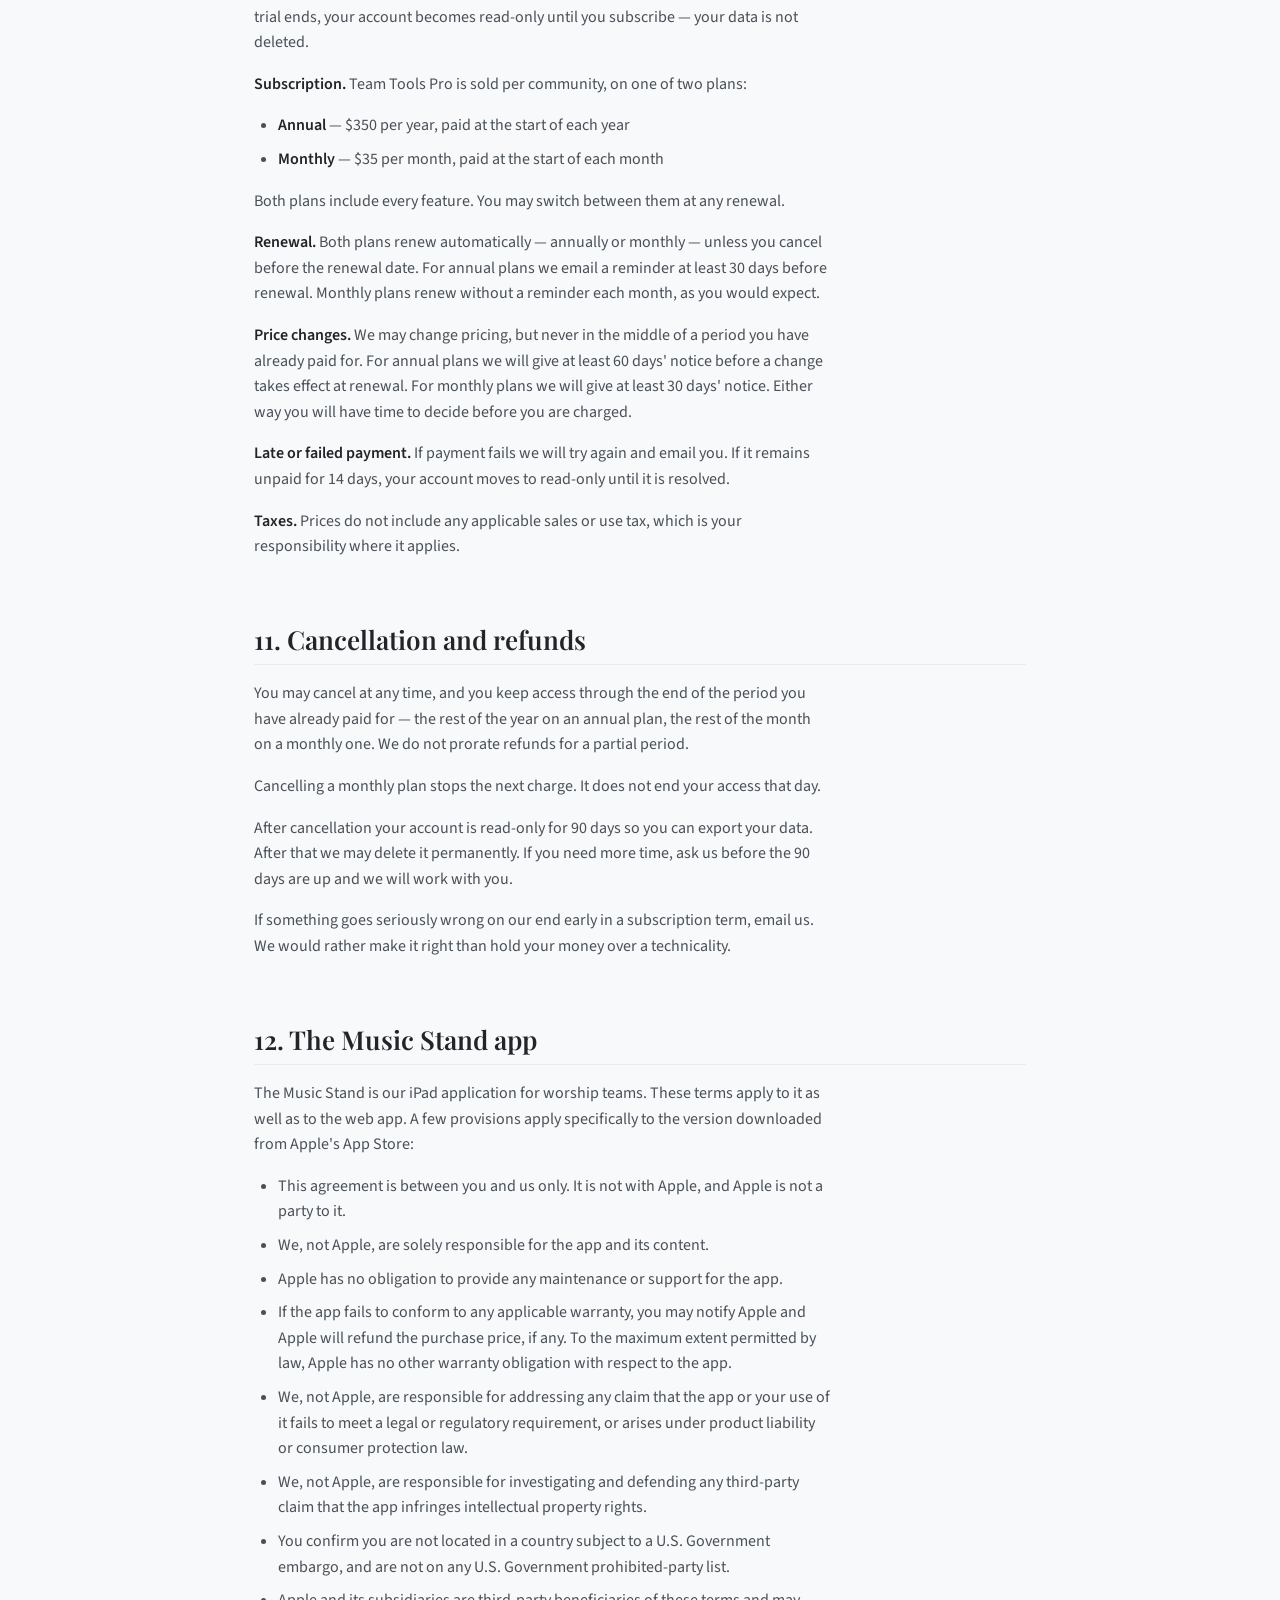
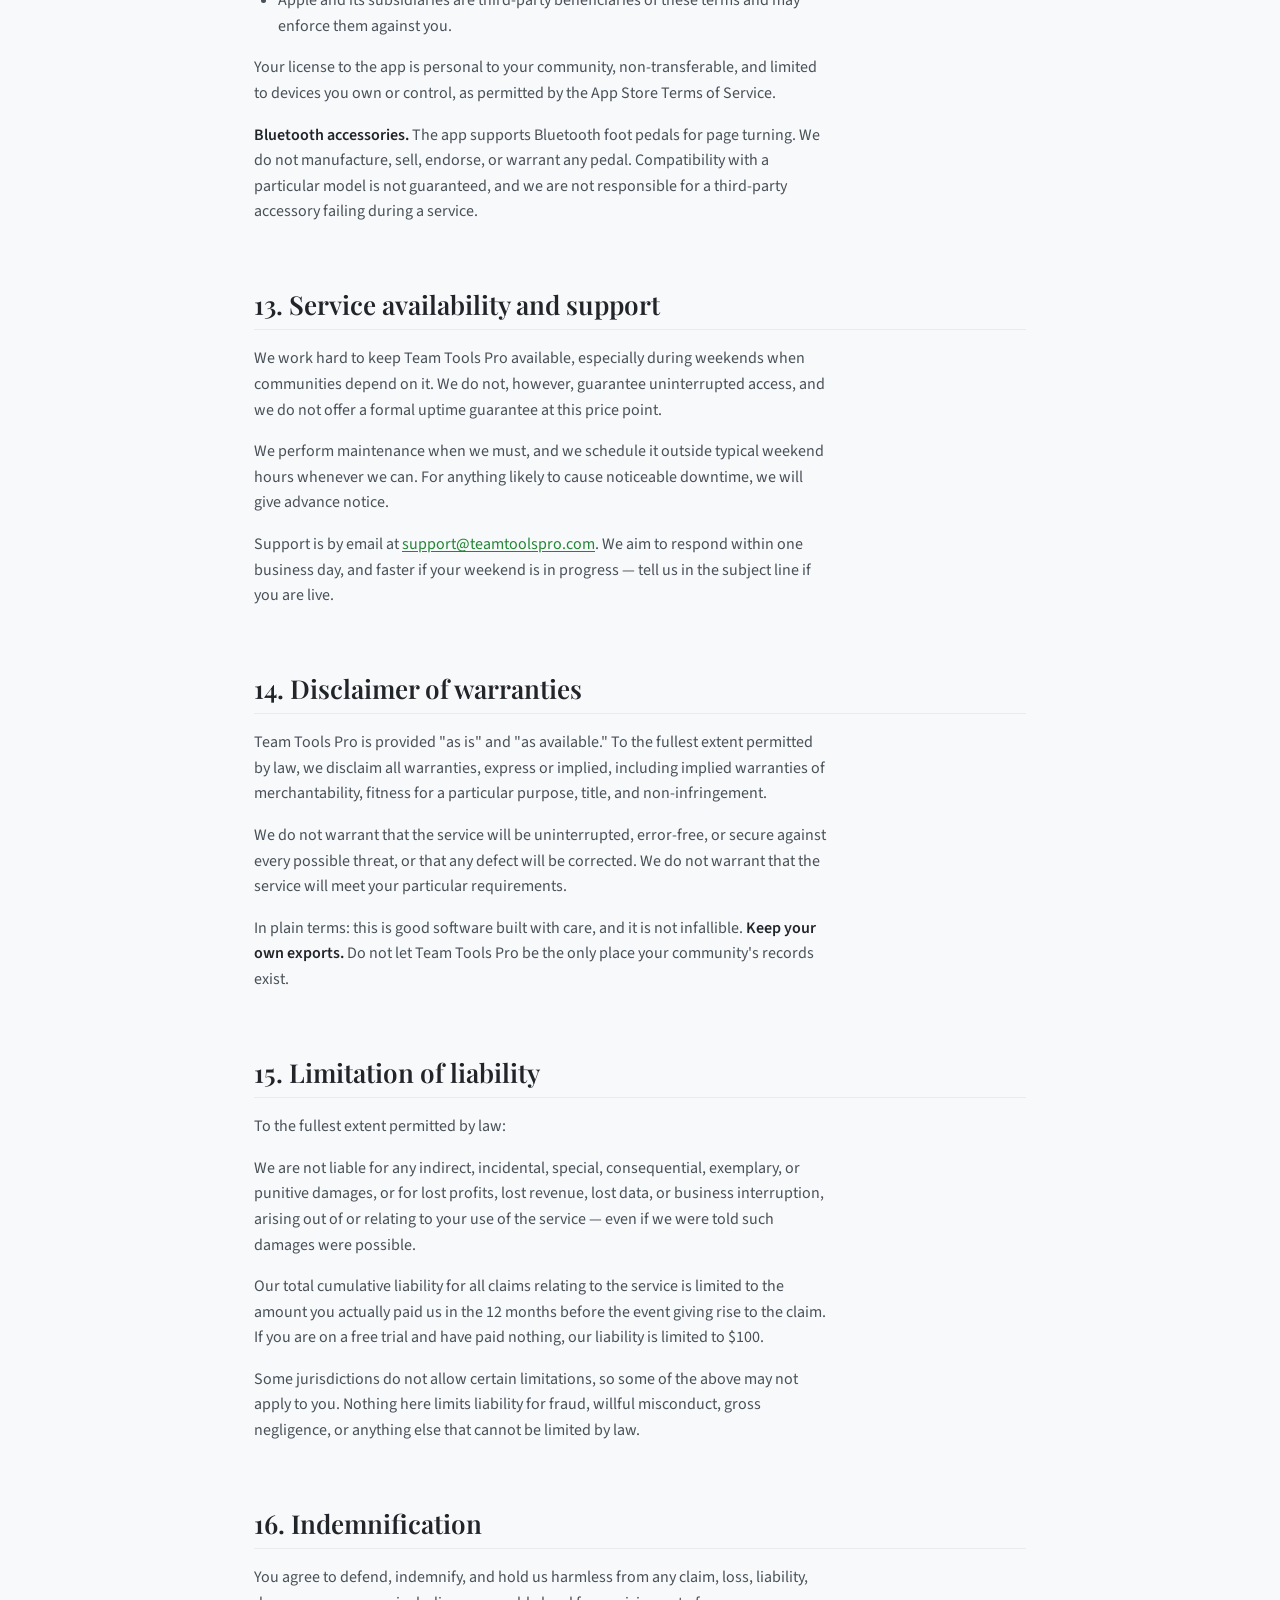
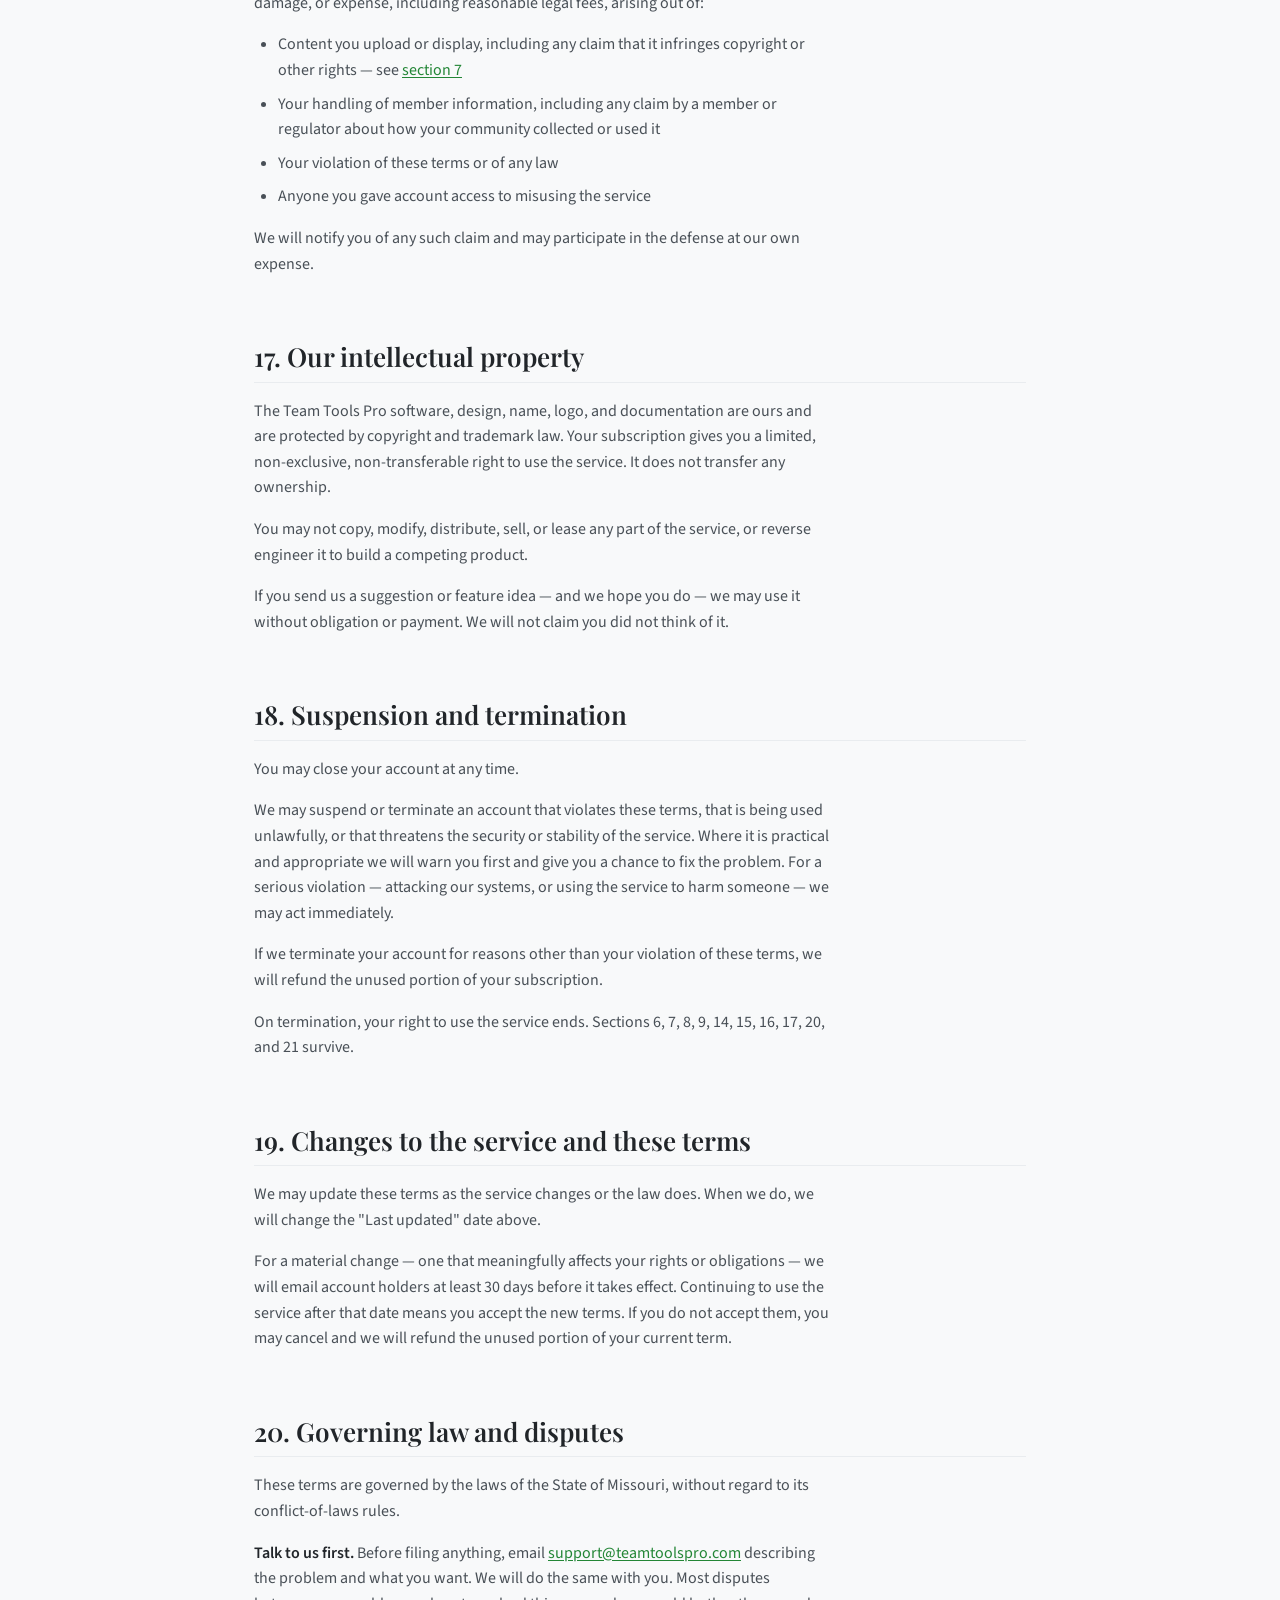
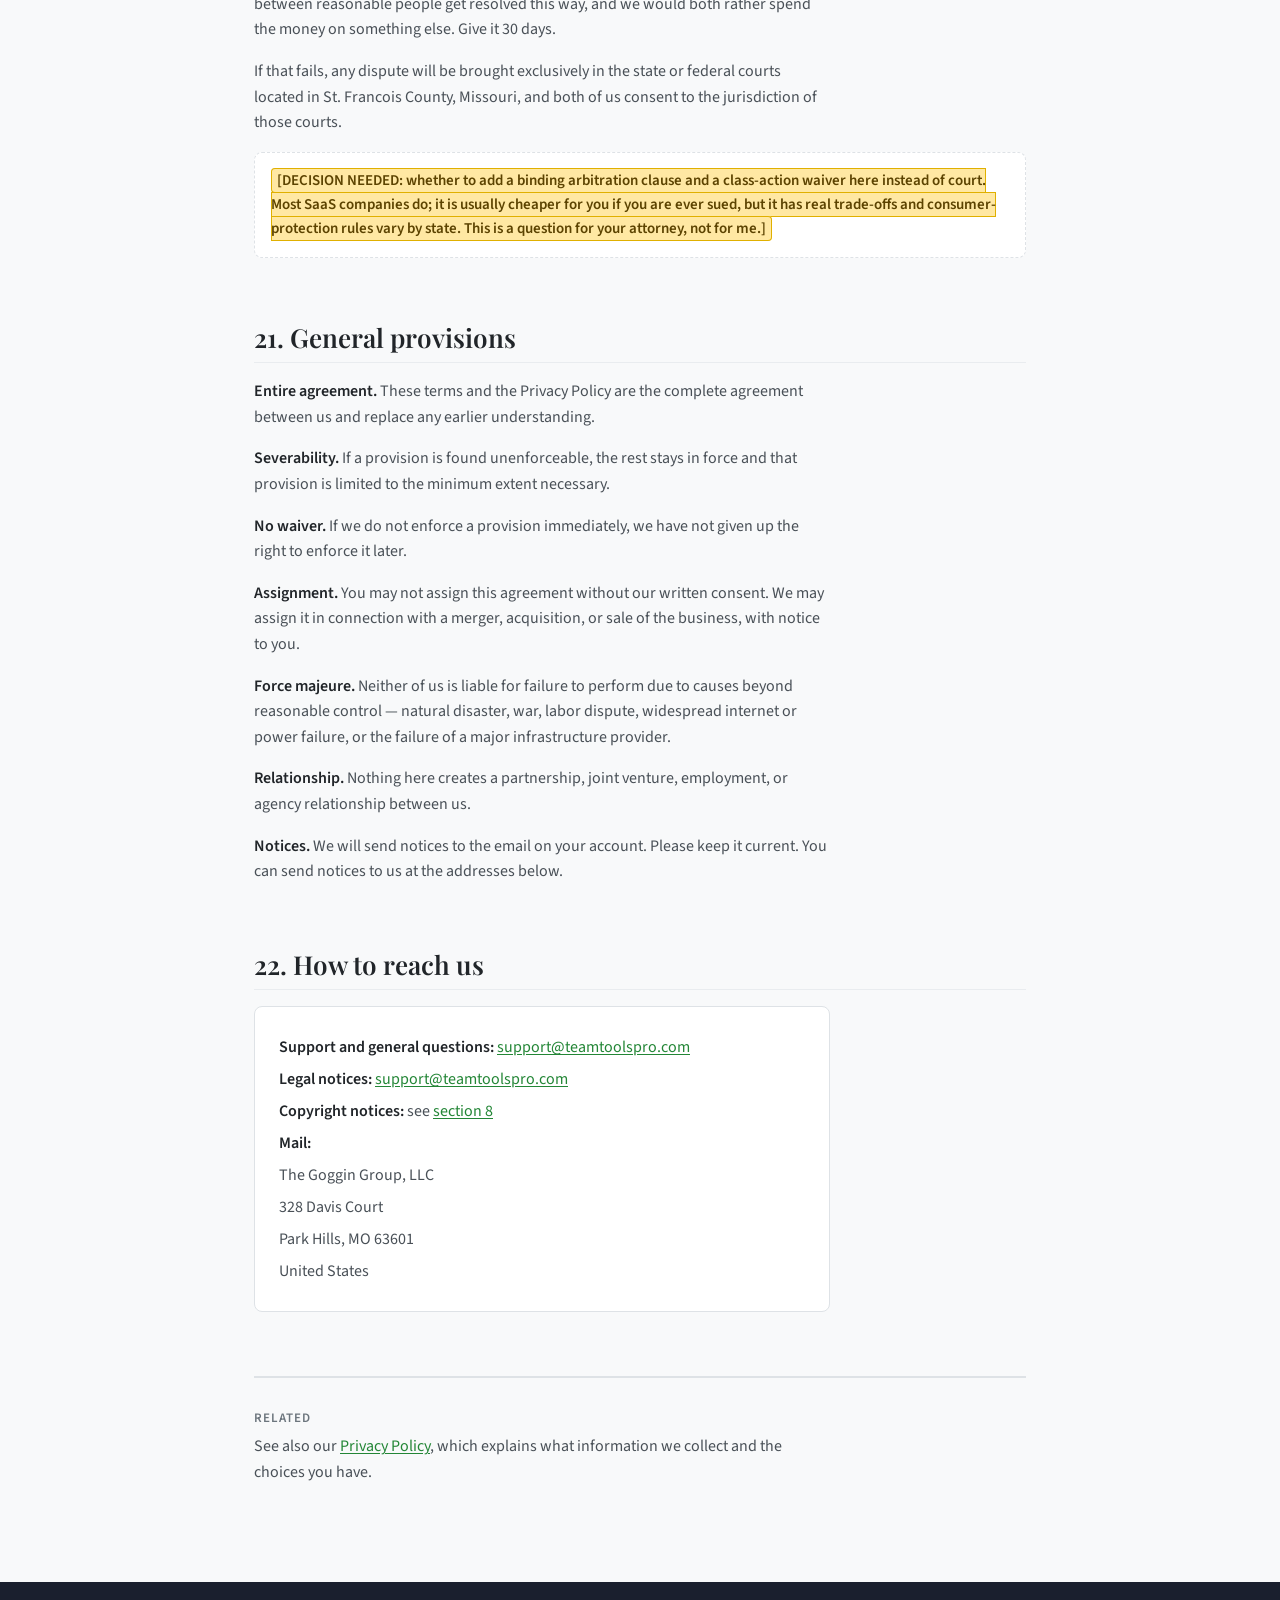
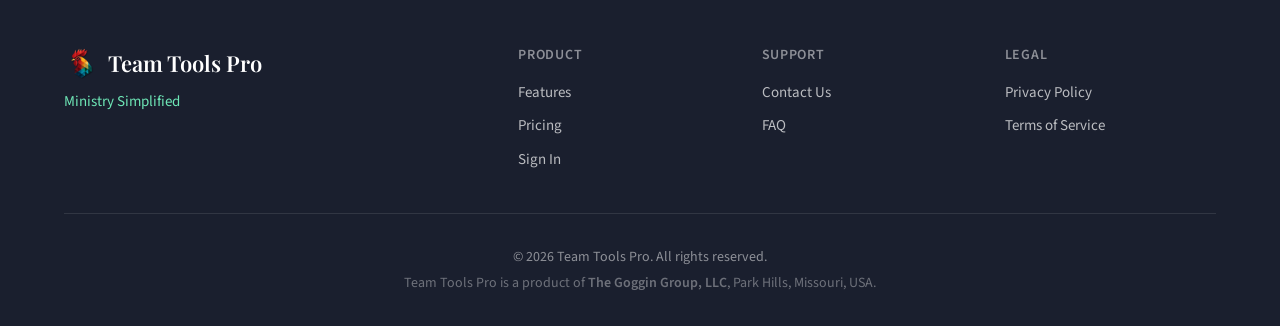
<file: terms.html>
<!DOCTYPE html>
<html lang="en">
<head>
    <meta charset="UTF-8">
    <meta name="viewport" content="width=device-width, initial-scale=1.0">
    <title>Terms of Service | Team Tools Pro</title>
    <meta name="description" content="The agreement that governs your use of Team Tools Pro and the Music Stand app — subscriptions, acceptable use, worship content licensing, and your responsibilities.">
    <link rel="canonical" href="https://teamtoolspro.com/terms.html">

    <!-- Fonts -->
    <link rel="preconnect" href="https://fonts.googleapis.com">
    <link rel="preconnect" href="https://fonts.gstatic.com" crossorigin>
    <link href="https://fonts.googleapis.com/css2?family=Source+Sans+3:wght@300;400;500;600;700&family=Playfair+Display:wght@500;600;700&display=swap" rel="stylesheet">

    <!-- Styles -->
    <link rel="stylesheet" href="styles.css">

    <!-- Favicon -->
    <link rel="icon" type="image/png" sizes="32x32" href="images/favicon-32.png">
    <link rel="icon" type="image/png" sizes="192x192" href="images/favicon-192.png">
    <link rel="apple-touch-icon" href="images/apple-touch-icon.png">
</head>
<body>

    <!-- Navigation -->
    <nav class="nav nav-legal" id="nav">
        <div class="nav-container">
            <a href="index.html" class="nav-logo">
                <img src="images/favicon-192.png" alt="Team Tools Pro" class="nav-logo-img">
                <span class="nav-logo-text">Team Tools Pro</span>
            </a>

            <div class="nav-links">
                <a href="index.html#features" class="nav-link">Features</a>
                <a href="index.html#pricing" class="nav-link">Pricing</a>
                <a href="index.html#contact" class="nav-link">Contact</a>
                <a href="https://app.teamtoolspro.com" class="btn btn-primary btn-nav">Sign In</a>
            </div>
        </div>
    </nav>

    <main class="legal-page">
        <div class="legal-container">

            <header class="legal-header">
                <p class="legal-eyebrow"><a href="index.html">Home</a> <span aria-hidden="true">/</span> Terms of Service</p>
                <h1>Terms of Service</h1>
                <p class="legal-dates">
                    <strong>Effective:</strong> October 11, 2026 &nbsp;·&nbsp;
                    <strong>Last updated:</strong> October 11, 2026
                </p>
                <p class="legal-lede">This is the agreement between your community and us. We have kept it readable, but it is still a contract — please actually read it, particularly <a href="#user-content">section 7 on worship content</a> and <a href="#liability">section 15 on liability</a>.</p>
            </header>

            <nav class="legal-toc" aria-label="Contents">
                <h2>Contents</h2>
                <ol>
                    <li><a href="#agreement">Agreement to these terms</a></li>
                    <li><a href="#who-can">Who can open an account</a></li>
                    <li><a href="#service">What the service includes</a></li>
                    <li><a href="#accounts">Your account and your people</a></li>
                    <li><a href="#acceptable-use">Acceptable use</a></li>
                    <li><a href="#your-data">Your data belongs to you</a></li>
                    <li><a href="#user-content">Worship content, lyrics, and chord charts</a></li>
                    <li><a href="#copyright-claims">Copyright complaints</a></li>
                    <li><a href="#member-consent">Your responsibility for member information</a></li>
                    <li><a href="#pricing">Subscriptions, trial, and payment</a></li>
                    <li><a href="#cancellation">Cancellation and refunds</a></li>
                    <li><a href="#mobile-app">The Music Stand app</a></li>
                    <li><a href="#availability">Service availability and support</a></li>
                    <li><a href="#warranty">Disclaimer of warranties</a></li>
                    <li><a href="#liability">Limitation of liability</a></li>
                    <li><a href="#indemnity">Indemnification</a></li>
                    <li><a href="#our-ip">Our intellectual property</a></li>
                    <li><a href="#termination">Suspension and termination</a></li>
                    <li><a href="#changes">Changes to the service and these terms</a></li>
                    <li><a href="#disputes">Governing law and disputes</a></li>
                    <li><a href="#general">General provisions</a></li>
                    <li><a href="#contact">How to reach us</a></li>
                </ol>
            </nav>

            <div class="legal-body">

                <section id="agreement">
                    <h2>1. Agreement to these terms</h2>
                    <p>Team Tools Pro is operated by <strong>The Goggin Group, LLC</strong>, a Missouri limited liability company ("we," "our," "us"). By creating an account, starting a free trial, or using Team Tools Pro or the Music Stand app, you agree to these terms. If you do not agree, do not use the service.</p>
                    <p>If you are accepting these terms for a community, church, or organization, you are confirming that you have the authority to bind that organization to this agreement. In that case "you" means both you and that organization.</p>
                    <p>These terms, together with our <a href="privacy.html">Privacy Policy</a>, make up the whole agreement between us.</p>
                </section>

                <section id="who-can">
                    <h2>2. Who can open an account</h2>
                    <p>You must be at least 18 years old. You must give accurate information when you sign up and keep it current. You may not open an account on behalf of someone else without their permission, and you may not open an account if we have previously terminated yours.</p>
                </section>

                <section id="service">
                    <h2>3. What the service includes</h2>
                    <p>Team Tools Pro is a cloud-based platform for running three-day retreat ministries. As of the date above, it includes:</p>
                    <ul>
                        <li>Community member directory</li>
                        <li>Team roster building and management</li>
                        <li>Candidate and sponsor registration</li>
                        <li>Team meeting check-in</li>
                        <li>Live weekend check-in</li>
                        <li>Weekend and community budget tracking and financial reporting</li>
                        <li>Visual table and seating planner</li>
                        <li>RSVP management for Secuelas, reunions, and community events</li>
                        <li>Presenter tools for lyrics slides and song sheets</li>
                        <li>The Music Stand — chord chart creation, editing, markup, and performance view, including Bluetooth foot pedal support</li>
                        <li>PDF reports and data exports</li>
                    </ul>
                    <p>We add and improve features regularly. We may also change or retire a feature. If we retire something your community depends on, we will give you at least 60 days' notice and a way to export anything stored in it.</p>
                </section>

                <section id="accounts">
                    <h2>4. Your account and your people</h2>
                    <p>You are responsible for everything that happens under your account. That means:</p>
                    <ul>
                        <li>Keeping login credentials secure and not sharing them</li>
                        <li>Assigning roles and permissions appropriately — giving someone access is your decision, not ours</li>
                        <li>Removing access promptly when someone leaves a role or your community</li>
                        <li>Telling us right away at <a href="mailto:support@teamtoolspro.com">support@teamtoolspro.com</a> if you suspect unauthorized access</li>
                    </ul>
                    <p>Leadership turns over every year in most communities. Please hand off account access deliberately rather than passing around a shared password.</p>
                </section>

                <section id="acceptable-use">
                    <h2>5. Acceptable use</h2>
                    <p>Use Team Tools Pro for lawful ministry purposes. Do not:</p>
                    <ul>
                        <li>Break any law, or infringe anyone's intellectual property or privacy rights</li>
                        <li>Upload malware, or attempt to probe, scan, or breach our systems</li>
                        <li>Try to access another community's data</li>
                        <li>Reverse engineer, decompile, or copy the software</li>
                        <li>Resell, sublicense, or white-label the service without our written agreement</li>
                        <li>Use automated tools to scrape data or place unreasonable load on our systems</li>
                        <li>Use the service to send unsolicited bulk email</li>
                        <li>Harass anyone, or store information intended to harm or intimidate someone</li>
                        <li>Enter or store information about anyone under 18 — Team Tools Pro does not support youth programs, and this is a condition of use, not a preference. See our <a href="privacy.html#children">Privacy Policy</a>.</li>
                    </ul>
                </section>

                <section id="your-data">
                    <h2>6. Your data belongs to you</h2>
                    <p>Everything your community enters — member records, rosters, applications, budgets, RSVPs, charts, and set lists — remains your community's property. We claim no ownership of it.</p>
                    <p>You grant us a limited license to store, copy, transmit, back up, and display that data, solely so we can operate the service for you. That license ends when you delete the data or close your account, except for encrypted backups that rotate out over up to 90 days.</p>
                    <p>You can export your data at any time, in a usable format, without asking our permission.</p>
                </section>

                <section id="user-content">
                    <h2>7. Worship content, lyrics, and chord charts</h2>
                    <p class="legal-callout">Please read this section carefully. It is the part of this agreement most likely to matter to you, and it is the part most often ignored.</p>
                    <p>The presenter tools and the Music Stand let you create and display lyrics slides, song sheets, and chord charts. Most contemporary worship music is protected by copyright. Displaying lyrics on a screen, printing song sheets, and reproducing chord charts are all uses that generally require permission from the copyright owner.</p>
                    <p><strong>Team Tools Pro is a tool, not a license.</strong> We do not supply, clear, or include any music licensing. We provide no catalog of licensed songs. Giving you software that can display lyrics is not the same as giving you the right to display them, any more than selling someone a photocopier licenses them to copy a book.</p>

                    <h3>What you are agreeing to</h3>
                    <p>By uploading, entering, or displaying any song lyrics, chord chart, sheet music, arrangement, recording, or other third-party content, you represent and warrant that:</p>
                    <ul>
                        <li>You hold all licenses, permissions, and rights needed for that use, <strong>or</strong></li>
                        <li>The content is in the public domain, <strong>or</strong></li>
                        <li>The content is your own original work, <strong>or</strong></li>
                        <li>Your use is otherwise lawful</li>
                    </ul>
                    <p>In practice, most communities meet this through a blanket license. The common ones in the United States are <strong>CCLI</strong> (Christian Copyright Licensing International), <strong>OneLicense</strong>, and <strong>Christian Copyright Solutions</strong>. Which you need depends on the songs you use and how you use them. Note that a basic CCLI church copyright license and a CCLI streaming license cover different things, and that a license held by a member's home church does not automatically extend to your Tres Dias or Emmaus community as a separate organization.</p>
                    <p>If you are not sure whether your community is covered, find out before your next weekend. This is genuinely worth a phone call to CCLI.</p>

                    <h3>What we are not responsible for</h3>
                    <p>You are solely responsible for the licensing of content you put into the service, and for any claim arising from it. We do not monitor or review your content for copyright compliance, and we have no obligation to do so. If a copyright owner brings a claim against you over content you stored or displayed through Team Tools Pro, that claim is yours to answer, and <a href="#indemnity">section 16</a> applies.</p>

                    <h3>Your content stays yours</h3>
                    <p>Chord charts and arrangements you create yourself remain your own work. We claim no ownership and we will not reuse, publish, or distribute your charts. We store them and show them to the people in your community you have given access to. That is all.</p>
                </section>

                <section id="copyright-claims">
                    <h2>8. Copyright complaints</h2>
                    <p>If you believe content stored in Team Tools Pro infringes your copyright, send a written notice to our designated agent with:</p>
                    <ul>
                        <li>Identification of the copyrighted work</li>
                        <li>Identification of the material you say is infringing, specific enough for us to find it</li>
                        <li>Your name, address, telephone number, and email address</li>
                        <li>A statement that you have a good faith belief the use is not authorized</li>
                        <li>A statement, under penalty of perjury, that the information in your notice is accurate and that you are the copyright owner or authorized to act on their behalf</li>
                        <li>Your physical or electronic signature</li>
                    </ul>
                    <p class="legal-contact">
                        <strong>Designated agent:</strong> Philip Goggin, Owner, The Goggin Group, LLC<br>
                        <strong>Email:</strong> <a href="mailto:support@teamtoolspro.com">support@teamtoolspro.com</a><br>
                        <strong>Mail:</strong><br>
                        The Goggin Group, LLC<br>
                        328 Davis Court<br>
                        Park Hills, MO 63601<br>
                        United States
                    </p>
                    <p>We will remove or disable access to material that is the subject of a valid notice, and we will notify the account holder. Accounts that repeatedly infringe will be terminated. If you believe your content was removed in error, you may send a counter-notice.</p>
                    <p class="legal-note"><mark class="review-note">[ACTION: to get the legal protection this section is designed to provide, you must register a DMCA designated agent with the U.S. Copyright Office. It is an online form and a $6 fee at dmca.copyright.gov, renewable every three years. Without registration, this section is far weaker than it looks.]</mark></p>
                </section>

                <section id="member-consent">
                    <h2>9. Your responsibility for member information</h2>
                    <p>When your community enters information about its members, your community — not us — is the one responsible for that information under privacy law. That means you are responsible for:</p>
                    <ul>
                        <li>Having a lawful basis to collect and store the information</li>
                        <li>Telling your members what you collect and why, where the law requires it</li>
                        <li>Obtaining consent where consent is required</li>
                        <li>Collecting only what you actually need</li>
                        <li>Honoring your members' requests to see, correct, or remove their information</li>
                        <li>Keeping access limited to leaders who need it</li>
                    </ul>
                    <p>We hold and process that information on your instruction. We will help you respond to a member's request, but the decision is yours. Our <a href="privacy.html#two-roles">Privacy Policy</a> explains this division in more detail.</p>
                    <p>If your community needs a formal data processing agreement — some larger denominations and any European community will — email us and we will provide one.</p>
                </section>

                <section id="pricing">
                    <h2>10. Subscriptions, trial, and payment</h2>
                    <p><strong>Free trial.</strong> New accounts get 60 days of full access. No credit card required. When the trial ends, your account becomes read-only until you subscribe — your data is not deleted.</p>
                    <p><strong>Subscription.</strong> Team Tools Pro is sold per community, on one of two plans:</p>
                    <ul>
                        <li><strong>Annual</strong> — $350 per year, paid at the start of each year</li>
                        <li><strong>Monthly</strong> — $35 per month, paid at the start of each month</li>
                    </ul>
                    <p>Both plans include every feature. You may switch between them at any renewal.</p>
                    <p><strong>Renewal.</strong> Both plans renew automatically — annually or monthly — unless you cancel before the renewal date. For annual plans we email a reminder at least 30 days before renewal. Monthly plans renew without a reminder each month, as you would expect.</p>
                    <p><strong>Price changes.</strong> We may change pricing, but never in the middle of a period you have already paid for. For annual plans we will give at least 60 days' notice before a change takes effect at renewal. For monthly plans we will give at least 30 days' notice. Either way you will have time to decide before you are charged.</p>
                    <p><strong>Late or failed payment.</strong> If payment fails we will try again and email you. If it remains unpaid for 14 days, your account moves to read-only until it is resolved.</p>
                    <p><strong>Taxes.</strong> Prices do not include any applicable sales or use tax, which is your responsibility where it applies.</p>
                </section>

                <section id="cancellation">
                    <h2>11. Cancellation and refunds</h2>
                    <p>You may cancel at any time, and you keep access through the end of the period you have already paid for — the rest of the year on an annual plan, the rest of the month on a monthly one. We do not prorate refunds for a partial period.</p>
                    <p>Cancelling a monthly plan stops the next charge. It does not end your access that day.</p>
                    <p>After cancellation your account is read-only for 90 days so you can export your data. After that we may delete it permanently. If you need more time, ask us before the 90 days are up and we will work with you.</p>
                    <p>If something goes seriously wrong on our end early in a subscription term, email us. We would rather make it right than hold your money over a technicality.</p>
                </section>

                <section id="mobile-app">
                    <h2>12. The Music Stand app</h2>
                    <p>The Music Stand is our iPad application for worship teams. These terms apply to it as well as to the web app. A few provisions apply specifically to the version downloaded from Apple's App Store:</p>
                    <ul>
                        <li>This agreement is between you and us only. It is not with Apple, and Apple is not a party to it.</li>
                        <li>We, not Apple, are solely responsible for the app and its content.</li>
                        <li>Apple has no obligation to provide any maintenance or support for the app.</li>
                        <li>If the app fails to conform to any applicable warranty, you may notify Apple and Apple will refund the purchase price, if any. To the maximum extent permitted by law, Apple has no other warranty obligation with respect to the app.</li>
                        <li>We, not Apple, are responsible for addressing any claim that the app or your use of it fails to meet a legal or regulatory requirement, or arises under product liability or consumer protection law.</li>
                        <li>We, not Apple, are responsible for investigating and defending any third-party claim that the app infringes intellectual property rights.</li>
                        <li>You confirm you are not located in a country subject to a U.S. Government embargo, and are not on any U.S. Government prohibited-party list.</li>
                        <li>Apple and its subsidiaries are third-party beneficiaries of these terms and may enforce them against you.</li>
                    </ul>
                    <p>Your license to the app is personal to your community, non-transferable, and limited to devices you own or control, as permitted by the App Store Terms of Service.</p>
                    <p><strong>Bluetooth accessories.</strong> The app supports Bluetooth foot pedals for page turning. We do not manufacture, sell, endorse, or warrant any pedal. Compatibility with a particular model is not guaranteed, and we are not responsible for a third-party accessory failing during a service.</p>
                </section>

                <section id="availability">
                    <h2>13. Service availability and support</h2>
                    <p>We work hard to keep Team Tools Pro available, especially during weekends when communities depend on it. We do not, however, guarantee uninterrupted access, and we do not offer a formal uptime guarantee at this price point.</p>
                    <p>We perform maintenance when we must, and we schedule it outside typical weekend hours whenever we can. For anything likely to cause noticeable downtime, we will give advance notice.</p>
                    <p>Support is by email at <a href="mailto:support@teamtoolspro.com">support@teamtoolspro.com</a>. We aim to respond within one business day, and faster if your weekend is in progress — tell us in the subject line if you are live.</p>
                </section>

                <section id="warranty">
                    <h2>14. Disclaimer of warranties</h2>
                    <p>Team Tools Pro is provided "as is" and "as available." To the fullest extent permitted by law, we disclaim all warranties, express or implied, including implied warranties of merchantability, fitness for a particular purpose, title, and non-infringement.</p>
                    <p>We do not warrant that the service will be uninterrupted, error-free, or secure against every possible threat, or that any defect will be corrected. We do not warrant that the service will meet your particular requirements.</p>
                    <p>In plain terms: this is good software built with care, and it is not infallible. <strong>Keep your own exports.</strong> Do not let Team Tools Pro be the only place your community's records exist.</p>
                </section>

                <section id="liability">
                    <h2>15. Limitation of liability</h2>
                    <p>To the fullest extent permitted by law:</p>
                    <p>We are not liable for any indirect, incidental, special, consequential, exemplary, or punitive damages, or for lost profits, lost revenue, lost data, or business interruption, arising out of or relating to your use of the service — even if we were told such damages were possible.</p>
                    <p>Our total cumulative liability for all claims relating to the service is limited to the amount you actually paid us in the 12 months before the event giving rise to the claim. If you are on a free trial and have paid nothing, our liability is limited to $100.</p>
                    <p>Some jurisdictions do not allow certain limitations, so some of the above may not apply to you. Nothing here limits liability for fraud, willful misconduct, gross negligence, or anything else that cannot be limited by law.</p>
                </section>

                <section id="indemnity">
                    <h2>16. Indemnification</h2>
                    <p>You agree to defend, indemnify, and hold us harmless from any claim, loss, liability, damage, or expense, including reasonable legal fees, arising out of:</p>
                    <ul>
                        <li>Content you upload or display, including any claim that it infringes copyright or other rights — see <a href="#user-content">section 7</a></li>
                        <li>Your handling of member information, including any claim by a member or regulator about how your community collected or used it</li>
                        <li>Your violation of these terms or of any law</li>
                        <li>Anyone you gave account access to misusing the service</li>
                    </ul>
                    <p>We will notify you of any such claim and may participate in the defense at our own expense.</p>
                </section>

                <section id="our-ip">
                    <h2>17. Our intellectual property</h2>
                    <p>The Team Tools Pro software, design, name, logo, and documentation are ours and are protected by copyright and trademark law. Your subscription gives you a limited, non-exclusive, non-transferable right to use the service. It does not transfer any ownership.</p>
                    <p>You may not copy, modify, distribute, sell, or lease any part of the service, or reverse engineer it to build a competing product.</p>
                    <p>If you send us a suggestion or feature idea — and we hope you do — we may use it without obligation or payment. We will not claim you did not think of it.</p>
                </section>

                <section id="termination">
                    <h2>18. Suspension and termination</h2>
                    <p>You may close your account at any time.</p>
                    <p>We may suspend or terminate an account that violates these terms, that is being used unlawfully, or that threatens the security or stability of the service. Where it is practical and appropriate we will warn you first and give you a chance to fix the problem. For a serious violation — attacking our systems, or using the service to harm someone — we may act immediately.</p>
                    <p>If we terminate your account for reasons other than your violation of these terms, we will refund the unused portion of your subscription.</p>
                    <p>On termination, your right to use the service ends. Sections 6, 7, 8, 9, 14, 15, 16, 17, 20, and 21 survive.</p>
                </section>

                <section id="changes">
                    <h2>19. Changes to the service and these terms</h2>
                    <p>We may update these terms as the service changes or the law does. When we do, we will change the "Last updated" date above.</p>
                    <p>For a material change — one that meaningfully affects your rights or obligations — we will email account holders at least 30 days before it takes effect. Continuing to use the service after that date means you accept the new terms. If you do not accept them, you may cancel and we will refund the unused portion of your current term.</p>
                </section>

                <section id="disputes">
                    <h2>20. Governing law and disputes</h2>
                    <p>These terms are governed by the laws of the State of Missouri, without regard to its conflict-of-laws rules.</p>
                    <p><strong>Talk to us first.</strong> Before filing anything, email <a href="mailto:support@teamtoolspro.com">support@teamtoolspro.com</a> describing the problem and what you want. We will do the same with you. Most disputes between reasonable people get resolved this way, and we would both rather spend the money on something else. Give it 30 days.</p>
                    <p>If that fails, any dispute will be brought exclusively in the state or federal courts located in St. Francois County, Missouri, and both of us consent to the jurisdiction of those courts.</p>
                    <p class="legal-note"><mark class="review-note">[DECISION NEEDED: whether to add a binding arbitration clause and a class-action waiver here instead of court. Most SaaS companies do; it is usually cheaper for you if you are ever sued, but it has real trade-offs and consumer-protection rules vary by state. This is a question for your attorney, not for me.]</mark></p>
                </section>

                <section id="general">
                    <h2>21. General provisions</h2>
                    <p><strong>Entire agreement.</strong> These terms and the Privacy Policy are the complete agreement between us and replace any earlier understanding.</p>
                    <p><strong>Severability.</strong> If a provision is found unenforceable, the rest stays in force and that provision is limited to the minimum extent necessary.</p>
                    <p><strong>No waiver.</strong> If we do not enforce a provision immediately, we have not given up the right to enforce it later.</p>
                    <p><strong>Assignment.</strong> You may not assign this agreement without our written consent. We may assign it in connection with a merger, acquisition, or sale of the business, with notice to you.</p>
                    <p><strong>Force majeure.</strong> Neither of us is liable for failure to perform due to causes beyond reasonable control — natural disaster, war, labor dispute, widespread internet or power failure, or the failure of a major infrastructure provider.</p>
                    <p><strong>Relationship.</strong> Nothing here creates a partnership, joint venture, employment, or agency relationship between us.</p>
                    <p><strong>Notices.</strong> We will send notices to the email on your account. Please keep it current. You can send notices to us at the addresses below.</p>
                </section>

                <section id="contact">
                    <h2>22. How to reach us</h2>
                    <p class="legal-contact">
                        <strong>Support and general questions:</strong> <a href="mailto:support@teamtoolspro.com">support@teamtoolspro.com</a><br>
                        <strong>Legal notices:</strong> <a href="mailto:support@teamtoolspro.com">support@teamtoolspro.com</a><br>
                        <strong>Copyright notices:</strong> see <a href="#copyright-claims">section 8</a><br>
                        <strong>Mail:</strong><br>
                        The Goggin Group, LLC<br>
                        328 Davis Court<br>
                        Park Hills, MO 63601<br>
                        United States
                    </p>
                </section>

                <aside class="legal-related">
                    <h2>Related</h2>
                    <p>See also our <a href="privacy.html">Privacy Policy</a>, which explains what information we collect and the choices you have.</p>
                </aside>

            </div>
        </div>
    </main>

    <!-- Footer -->
    <footer class="footer">
        <div class="container">
            <div class="footer-grid">
                <div class="footer-brand">
                    <div class="footer-logo">
                        <img src="images/favicon-192.png" alt="Team Tools Pro" class="footer-logo-img">
                        <span class="logo-text">Team Tools Pro</span>
                    </div>
                    <p class="footer-tagline">Ministry Simplified</p>
                </div>

                <div class="footer-links">
                    <h4>Product</h4>
                    <ul>
                        <li><a href="index.html#features">Features</a></li>
                        <li><a href="index.html#pricing">Pricing</a></li>
                        <li><a href="https://app.teamtoolspro.com">Sign In</a></li>
                    </ul>
                </div>

                <div class="footer-links">
                    <h4>Support</h4>
                    <ul>
                        <li><a href="index.html#contact">Contact Us</a></li>
                        <li><a href="index.html#faq">FAQ</a></li>
                    </ul>
                </div>

                <div class="footer-links">
                    <h4>Legal</h4>
                    <ul>
                        <li><a href="privacy.html">Privacy Policy</a></li>
                        <li><a href="terms.html" aria-current="page">Terms of Service</a></li>
                    </ul>
                </div>
            </div>

            <div class="footer-bottom">
                <p>&copy; 2026 Team Tools Pro. All rights reserved.</p>
                <p class="footer-entity">Team Tools Pro is a product of <strong>The Goggin Group, LLC</strong>, Park Hills, Missouri, USA.</p>
            </div>
        </div>
    </footer>

</body>
</html>
</file>
<file: styles.css>
/* ==========================================
   Team Tools Pro - Marketing Website Styles
   Ministry Simplified
   ========================================== */

/* CSS Variables */
:root {
    /* Brand Colors */
    --primary: #2ea44f;
    --primary-light: #6ee7b7;
    --primary-dark: #238636;
    --secondary: #00a3ff;
    --accent-yellow: #ffc107;
    --accent-red: #dc3545;
    
    /* Neutral Colors */
    --bg: #f8f9fa;
    --bg-alt: #ffffff;
    --bg-dark: #1a1f2e;
    --ink: #212529;
    --ink-light: #495057;
    --muted: #6c757d;
    --border: #dee2e6;
    --border-light: #e9ecef;
    
    /* Typography */
    --font-body: 'Source Sans 3', -apple-system, BlinkMacSystemFont, sans-serif;
    --font-display: 'Playfair Display', Georgia, serif;
    
    /* Spacing */
    --space-xs: 4px;
    --space-sm: 8px;
    --space-md: 16px;
    --space-lg: 24px;
    --space-xl: 32px;
    --space-2xl: 48px;
    --space-3xl: 64px;
    --space-4xl: 96px;
    
    /* Borders */
    --radius-sm: 4px;
    --radius-md: 8px;
    --radius-lg: 12px;
    --radius-xl: 16px;
    --radius-full: 9999px;
    
    /* Shadows */
    --shadow-sm: 0 1px 2px rgba(0, 0, 0, 0.05);
    --shadow-md: 0 4px 6px rgba(0, 0, 0, 0.07), 0 1px 3px rgba(0, 0, 0, 0.06);
    --shadow-lg: 0 10px 25px rgba(0, 0, 0, 0.1), 0 4px 10px rgba(0, 0, 0, 0.05);
    --shadow-xl: 0 20px 40px rgba(0, 0, 0, 0.12), 0 8px 16px rgba(0, 0, 0, 0.08);
    
    /* Transitions */
    --transition-fast: 150ms ease;
    --transition-base: 250ms ease;
    --transition-slow: 400ms ease;
    
    /* Container */
    --container-max: 1200px;
    --container-narrow: 800px;
}

/* Reset & Base */
*, *::before, *::after {
    box-sizing: border-box;
    margin: 0;
    padding: 0;
}

html {
    scroll-behavior: smooth;
    -webkit-font-smoothing: antialiased;
    -moz-osx-font-smoothing: grayscale;
}

body {
    font-family: var(--font-body);
    font-size: 16px;
    line-height: 1.6;
    color: var(--ink);
    background: var(--bg);
}

img {
    max-width: 100%;
    height: auto;
    display: block;
}

a {
    color: var(--primary);
    text-decoration: none;
    transition: color var(--transition-fast);
}

a:hover {
    color: var(--primary-dark);
}

/* Container */
.container {
    max-width: var(--container-max);
    margin: 0 auto;
    padding: 0 var(--space-lg);
}

/* Typography */
h1, h2, h3, h4, h5, h6 {
    font-weight: 600;
    line-height: 1.3;
    color: var(--ink);
}

.section-title {
    font-family: var(--font-display);
    font-size: clamp(1.75rem, 4vw, 2.5rem);
    font-weight: 600;
    margin-bottom: var(--space-md);
}

.section-subtitle {
    font-size: 1.125rem;
    color: var(--muted);
    max-width: 600px;
}

.section-header {
    text-align: center;
    margin-bottom: var(--space-3xl);
}

.section-header .section-subtitle {
    margin: 0 auto;
}

/* Buttons */
.btn {
    display: inline-flex;
    align-items: center;
    justify-content: center;
    gap: var(--space-sm);
    padding: 12px 24px;
    font-family: var(--font-body);
    font-size: 1rem;
    font-weight: 600;
    line-height: 1;
    border: none;
    border-radius: var(--radius-md);
    cursor: pointer;
    transition: all var(--transition-base);
    text-decoration: none;
}

.btn-primary {
    background: var(--primary);
    color: white;
    box-shadow: 0 2px 4px rgba(46, 164, 79, 0.3);
}

.btn-primary:hover {
    background: var(--primary-dark);
    color: white;
    transform: translateY(-1px);
    box-shadow: 0 4px 8px rgba(46, 164, 79, 0.4);
}

.btn-large {
    padding: 16px 32px;
    font-size: 1.125rem;
}

.btn-full {
    width: 100%;
}

.btn-icon {
    width: 20px;
    height: 20px;
    transition: transform var(--transition-fast);
}

.btn:hover .btn-icon {
    transform: translateX(4px);
}

.btn-nav {
    padding: 10px 20px;
    font-size: 0.9375rem;
}

/* Navigation */
.nav {
    position: fixed;
    top: 0;
    left: 0;
    right: 0;
    z-index: 1000;
    background: rgba(255, 255, 255, 0.95);
    backdrop-filter: blur(10px);
    border-bottom: 1px solid var(--border-light);
    transition: all var(--transition-base);
}

.nav.scrolled {
    box-shadow: var(--shadow-md);
}

.nav-container {
    max-width: var(--container-max);
    margin: 0 auto;
    padding: 0 var(--space-lg);
    display: flex;
    align-items: center;
    justify-content: space-between;
    height: 72px;
}

.nav-logo {
    display: flex;
    align-items: center;
    gap: var(--space-sm);
    text-decoration: none;
}

.nav-logo-img {
    width: 40px;
    height: 40px;
    object-fit: contain;
}

.nav-logo-text {
    font-family: var(--font-display);
    font-size: 1.375rem;
    font-weight: 600;
    color: var(--ink);
}

.logo-text {
    font-family: var(--font-display);
    font-size: 1.375rem;
    font-weight: 600;
    color: var(--ink);
}

.nav-links {
    display: flex;
    align-items: center;
    gap: var(--space-lg);
}

.nav-link {
    font-size: 0.9375rem;
    font-weight: 500;
    color: var(--ink-light);
    transition: color var(--transition-fast);
}

.nav-link:hover {
    color: var(--primary);
}

.nav-link-muted {
    color: var(--muted);
}

.nav-toggle {
    display: none;
    flex-direction: column;
    gap: 5px;
    padding: 8px;
    background: none;
    border: none;
    cursor: pointer;
}

.nav-toggle span {
    display: block;
    width: 24px;
    height: 2px;
    background: var(--ink);
    border-radius: 2px;
    transition: all var(--transition-fast);
}

/* Hero Section */
.hero {
    position: relative;
    min-height: 100vh;
    display: flex;
    align-items: center;
    padding: calc(72px + var(--space-3xl)) 0 var(--space-3xl);
    overflow: hidden;
}

.hero-bg {
    position: absolute;
    inset: 0;
    z-index: -1;
}

.hero-gradient {
    position: absolute;
    inset: 0;
    background: linear-gradient(135deg, #f8f9fa 0%, #e8f5e9 50%, #f0f7ff 100%);
}

.hero-pattern {
    position: absolute;
    inset: 0;
    opacity: 0.4;
    background-image: 
        radial-gradient(circle at 25% 25%, rgba(46, 164, 79, 0.08) 0%, transparent 50%),
        radial-gradient(circle at 75% 75%, rgba(0, 163, 255, 0.06) 0%, transparent 50%);
}

.hero-content {
    display: grid;
    grid-template-columns: 1fr 1fr;
    gap: var(--space-3xl);
    align-items: center;
}

.hero-text {
    animation: fadeInUp 0.8s ease forwards;
}

.hero-logo-full {
    margin-bottom: var(--space-lg);
}

.hero-logo-img {
    max-width: 400px;
    height: auto;
}

.hero-title {
    margin-bottom: var(--space-lg);
}

.hero-title-main {
    display: block;
    font-family: var(--font-display);
    font-size: clamp(2.5rem, 5vw, 3.5rem);
    font-weight: 700;
    color: var(--ink);
    line-height: 1.1;
}

.hero-title-sub {
    display: block;
    font-family: var(--font-body);
    font-size: clamp(1.25rem, 2.5vw, 1.75rem);
    font-weight: 400;
    color: var(--primary);
    margin-top: var(--space-sm);
}

.hero-description {
    font-size: 1.125rem;
    color: var(--ink-light);
    max-width: 540px;
    margin-bottom: var(--space-xl);
}

.hero-cta {
    display: flex;
    flex-direction: column;
    align-items: flex-start;
    gap: var(--space-md);
}

.hero-cta-note {
    font-size: 0.875rem;
    color: var(--muted);
}

.hero-visual {
    position: relative;
    animation: fadeInUp 0.8s ease 0.2s forwards;
    opacity: 0;
}

.hero-screenshot {
    position: relative;
    border-radius: var(--radius-xl);
    overflow: hidden;
    box-shadow: var(--shadow-xl);
}

.screenshot-img {
    width: 100%;
    height: auto;
    display: block;
    border-radius: var(--radius-lg);
}

.screenshot-placeholder {
    background: linear-gradient(135deg, var(--bg-dark) 0%, #2d3748 100%);
    aspect-ratio: 16 / 10;
    display: flex;
    flex-direction: column;
    align-items: center;
    justify-content: center;
    gap: var(--space-md);
    color: rgba(255, 255, 255, 0.5);
    font-size: 0.875rem;
}

.screenshot-placeholder-icon {
    width: 48px;
    height: 48px;
    opacity: 0.5;
}

.screenshot-placeholder-icon svg {
    width: 100%;
    height: 100%;
}

.screenshot-large {
    aspect-ratio: 16 / 9;
    min-height: 400px;
}

.hero-float {
    position: absolute;
    background: white;
    border-radius: var(--radius-lg);
    padding: var(--space-md) var(--space-lg);
    box-shadow: var(--shadow-lg);
    display: flex;
    align-items: center;
    gap: var(--space-md);
    animation: float 3s ease-in-out infinite;
    transition: opacity 0.6s ease, transform 0.6s ease;
}

.hero-float-1 {
    right: -20px;
    top: 10%;
    animation-delay: 0s;
}

.hero-float-2 {
    left: -30px;
    bottom: 15%;
    animation-delay: 1.5s;
}

/* Slide-in states for right-side float */
.hero-float-1.fade-out {
    opacity: 0;
    transform: translateX(30px);
}

.hero-float-1.fade-in {
    opacity: 1;
    transform: translateX(0);
}

/* Slide-in states for left-side float */
.hero-float-2.fade-out {
    opacity: 0;
    transform: translateX(-30px);
}

.hero-float-2.fade-in {
    opacity: 1;
    transform: translateX(0);
}

/* Position variations for right-side float */
.hero-float-1.pos-top { top: 5%; }
.hero-float-1.pos-mid { top: 40%; }
.hero-float-1.pos-bot { top: 75%; }

/* Position variations for left-side float */
.hero-float-2.pos-top { top: 10%; bottom: auto; }
.hero-float-2.pos-mid { top: 45%; bottom: auto; }
.hero-float-2.pos-bot { top: auto; bottom: 10%; }

.float-stat {
    font-size: 1.5rem;
    font-weight: 700;
    color: var(--primary);
}

.float-icon {
    width: 32px;
    height: 32px;
    background: var(--primary);
    color: white;
    border-radius: 50%;
    display: flex;
    align-items: center;
    justify-content: center;
    font-size: 1rem;
}

.float-label {
    font-size: 0.875rem;
    color: var(--muted);
}

.hero-scroll {
    position: absolute;
    bottom: var(--space-xl);
    left: 50%;
    transform: translateX(-50%);
    display: flex;
    flex-direction: column;
    align-items: center;
    gap: var(--space-sm);
    color: var(--muted);
    font-size: 0.8125rem;
    animation: fadeIn 1s ease 1s forwards;
    opacity: 0;
}

.scroll-indicator {
    width: 24px;
    height: 40px;
    border: 2px solid var(--border);
    border-radius: 12px;
    position: relative;
}

.scroll-indicator::after {
    content: '';
    position: absolute;
    top: 8px;
    left: 50%;
    transform: translateX(-50%);
    width: 4px;
    height: 8px;
    background: var(--primary);
    border-radius: 2px;
    animation: scrollBounce 1.5s ease-in-out infinite;
}

/* Problem/Solution Section */
.problem-solution {
    padding: var(--space-4xl) 0;
    background: var(--bg-alt);
}

.problem-solution .section-title {
    text-align: center;
    margin-bottom: var(--space-3xl);
}

.ps-grid {
    display: grid;
    grid-template-columns: 1fr 1fr;
    gap: var(--space-xl);
}

.ps-card {
    background: var(--bg);
    border-radius: var(--radius-xl);
    padding: var(--space-xl);
    border: 1px solid var(--border-light);
}

.ps-card-header {
    display: flex;
    align-items: center;
    gap: var(--space-md);
    margin-bottom: var(--space-lg);
}

.ps-icon {
    width: 48px;
    height: 48px;
    border-radius: var(--radius-md);
    display: flex;
    align-items: center;
    justify-content: center;
}

.ps-icon svg {
    width: 24px;
    height: 24px;
}

.ps-icon-problem {
    background: rgba(220, 53, 69, 0.1);
    color: var(--accent-red);
}

.ps-icon-solution {
    background: rgba(46, 164, 79, 0.1);
    color: var(--primary);
}

.ps-card h3 {
    font-size: 1.25rem;
    font-weight: 600;
}

.ps-intro {
    color: var(--ink-light);
    margin-bottom: var(--space-md);
}

.ps-list {
    list-style: none;
    margin-bottom: var(--space-lg);
}

.ps-list li {
    position: relative;
    padding-left: var(--space-lg);
    margin-bottom: var(--space-sm);
    color: var(--ink-light);
}

.ps-list li::before {
    content: '×';
    position: absolute;
    left: 0;
    color: var(--accent-red);
    font-weight: 700;
}

.ps-list-check li::before {
    content: '✓';
    color: var(--primary);
}

.ps-emphasis {
    font-weight: 600;
    color: var(--ink);
    font-style: italic;
}

.ps-tagline {
    font-size: 1.125rem;
    font-weight: 600;
    color: var(--primary);
}

.ps-tagline em {
    font-style: italic;
}

/* Features Section */
.features {
    padding: var(--space-4xl) 0;
    background: var(--bg);
}

.features-grid {
    display: grid;
    grid-template-columns: repeat(4, 1fr);
    gap: var(--space-lg);
}

.feature-card {
    background: var(--bg-alt);
    border-radius: var(--radius-lg);
    padding: var(--space-xl);
    border: 1px solid var(--border-light);
    transition: all var(--transition-base);
}

.feature-card:hover {
    transform: translateY(-4px);
    box-shadow: var(--shadow-lg);
    border-color: var(--primary-light);
}

.feature-icon {
    width: 48px;
    height: 48px;
    background: linear-gradient(135deg, rgba(46, 164, 79, 0.1) 0%, rgba(0, 163, 255, 0.1) 100%);
    border-radius: var(--radius-md);
    display: flex;
    align-items: center;
    justify-content: center;
    margin-bottom: var(--space-md);
    color: var(--primary);
}

.feature-icon svg {
    width: 24px;
    height: 24px;
}

.feature-card h3 {
    font-size: 1.0625rem;
    font-weight: 600;
    margin-bottom: var(--space-sm);
}

.feature-card p {
    font-size: 0.9375rem;
    color: var(--muted);
    line-height: 1.5;
}

/* Mobile Showcase Section */
.mobile-showcase {
    padding: var(--space-4xl) 0;
    background: linear-gradient(180deg, var(--bg) 0%, var(--bg-alt) 100%);
}

.mobile-badge {
    display: inline-block;
    margin-top: var(--space-md);
    padding: 8px 20px;
    background: linear-gradient(135deg, rgba(46, 164, 79, 0.1) 0%, rgba(0, 163, 255, 0.1) 100%);
    border: 1px solid rgba(46, 164, 79, 0.3);
    border-radius: 50px;
    font-size: 0.875rem;
    font-weight: 500;
    color: var(--primary);
}

.mobile-showcase-content {
    display: flex;
    align-items: center;
    justify-content: center;
    gap: var(--space-3xl);
    max-width: 900px;
    margin: 0 auto;
}

.phone-mockup {
    position: relative;
    flex-shrink: 0;
}

.phone-frame {
    position: relative;
    width: 280px;
    height: 580px;
    background: #1a1a1a;
    border-radius: 45px;
    padding: 12px;
    box-shadow: 
        0 0 0 2px #333,
        0 25px 50px -12px rgba(0, 0, 0, 0.4),
        0 0 0 14px #0a0a0a,
        inset 0 0 2px 2px rgba(255, 255, 255, 0.1);
}

.phone-notch {
    position: absolute;
    top: 12px;
    left: 50%;
    transform: translateX(-50%);
    width: 120px;
    height: 28px;
    background: #1a1a1a;
    border-radius: 0 0 18px 18px;
    z-index: 10;
}

.phone-notch::before {
    content: '';
    position: absolute;
    top: 8px;
    left: 50%;
    transform: translateX(-50%);
    width: 10px;
    height: 10px;
    background: #333;
    border-radius: 50%;
}

.phone-screen {
    position: relative;
    width: 100%;
    height: 100%;
    background: #000;
    border-radius: 35px;
    overflow: hidden;
}

.phone-video {
    position: absolute;
    top: 0;
    left: 0;
    width: 100%;
    height: 100%;
    object-fit: cover;
    object-position: top;
    opacity: 0;
    transition: opacity 0.5s ease;
}

.phone-video.active {
    opacity: 1;
}

.phone-toggle-container {
    display: flex;
    flex-direction: column;
    gap: var(--space-md);
}

.phone-toggle-btn {
    display: flex;
    align-items: center;
    gap: var(--space-md);
    padding: var(--space-lg);
    background: var(--bg);
    border: 2px solid var(--border);
    border-radius: var(--radius-lg);
    cursor: pointer;
    transition: all var(--transition-base);
    text-align: left;
    min-width: 280px;
}

.phone-toggle-btn:hover {
    border-color: var(--primary-light);
    background: var(--bg-alt);
}

.phone-toggle-btn.active {
    border-color: var(--primary);
    background: rgba(46, 164, 79, 0.05);
    box-shadow: 0 0 0 3px rgba(46, 164, 79, 0.1);
}

.toggle-icon {
    width: 48px;
    height: 48px;
    background: var(--bg-alt);
    border-radius: var(--radius-md);
    display: flex;
    align-items: center;
    justify-content: center;
    flex-shrink: 0;
    transition: all var(--transition-base);
}

.phone-toggle-btn.active .toggle-icon {
    background: var(--primary);
    color: white;
}

.toggle-icon svg {
    width: 24px;
    height: 24px;
}

.toggle-text {
    display: flex;
    flex-direction: column;
    gap: 2px;
}

.toggle-text strong {
    font-size: 1rem;
    color: var(--ink);
}

.toggle-text small {
    font-size: 0.8125rem;
    color: var(--muted);
}

/* Screenshots Section */
.screenshots {
    padding: var(--space-4xl) 0;
    background: var(--bg-alt);
}

.screenshots-carousel {
    position: relative;
    margin-bottom: var(--space-xl);
    overflow: hidden;
    border-radius: var(--radius-xl);
    box-shadow: var(--shadow-xl);
    background: var(--bg);
}

.screenshots-carousel .screenshot-img {
    border-radius: 0;
    display: block;
    width: 100%;
    height: auto;
}

.screenshot-wrapper {
    position: relative;
    width: 100%;
}

.screenshot-item {
    position: absolute;
    top: 0;
    left: 0;
    width: 100%;
    opacity: 0;
    visibility: hidden;
    transition: opacity 0.6s ease, visibility 0.6s ease;
}

.screenshot-item:first-child {
    position: relative;
}

.screenshot-item.active {
    opacity: 1;
    visibility: visible;
    z-index: 1;
}

.screenshot-nav {
    display: flex;
    justify-content: center;
    gap: var(--space-md);
    flex-wrap: wrap;
}

.screenshot-nav-btn {
    padding: 10px 20px;
    font-family: var(--font-body);
    font-size: 0.9375rem;
    font-weight: 500;
    color: var(--muted);
    background: none;
    border: 1px solid var(--border);
    border-radius: var(--radius-full);
    cursor: pointer;
    transition: all var(--transition-fast);
}

.screenshot-nav-btn:hover {
    color: var(--primary);
    border-color: var(--primary);
}

.screenshot-nav-btn.active {
    color: white;
    background: var(--primary);
    border-color: var(--primary);
}

/* How It Works Section */
.how-it-works {
    padding: var(--space-4xl) 0;
    background: linear-gradient(180deg, var(--bg) 0%, var(--bg-alt) 100%);
}

.steps {
    display: flex;
    align-items: flex-start;
    justify-content: center;
    gap: var(--space-lg);
    max-width: var(--container-narrow);
    margin: 0 auto;
}

.step {
    flex: 1;
    text-align: center;
    max-width: 280px;
}

.step-number {
    width: 64px;
    height: 64px;
    background: var(--primary);
    color: white;
    font-family: var(--font-display);
    font-size: 1.5rem;
    font-weight: 700;
    border-radius: 50%;
    display: flex;
    align-items: center;
    justify-content: center;
    margin: 0 auto var(--space-lg);
    box-shadow: 0 4px 12px rgba(46, 164, 79, 0.3);
}

.step-content h3 {
    font-size: 1.125rem;
    margin-bottom: var(--space-sm);
}

.step-content p {
    font-size: 0.9375rem;
    color: var(--muted);
}

.step-connector {
    flex: 0 0 60px;
    height: 2px;
    background: var(--border);
    margin-top: 32px;
    position: relative;
}

.step-connector::after {
    content: '';
    position: absolute;
    right: -4px;
    top: -4px;
    width: 10px;
    height: 10px;
    border-right: 2px solid var(--border);
    border-top: 2px solid var(--border);
    transform: rotate(45deg);
}

/* Who It's For Section */
.who-its-for {
    padding: var(--space-4xl) 0;
    background: var(--bg-alt);
}

.ministries-grid {
    display: flex;
    flex-wrap: wrap;
    justify-content: center;
    gap: var(--space-md);
    margin-bottom: var(--space-xl);
}

.ministry-badge {
    padding: 12px 24px;
    background: var(--bg);
    border: 1px solid var(--border);
    border-radius: var(--radius-full);
    font-weight: 500;
    color: var(--ink-light);
    transition: all var(--transition-fast);
}

.ministry-badge:hover {
    border-color: var(--primary);
    color: var(--primary);
    transform: translateY(-2px);
}

.ministries-note {
    text-align: center;
    max-width: 700px;
    margin: 0 auto;
    color: var(--muted);
    font-style: italic;
}

/* Pricing Section */
.pricing {
    padding: var(--space-4xl) 0;
    background: var(--bg);
}

.pricing-note {
    text-align: center;
    font-size: 0.875rem;
    color: var(--muted);
    margin-top: var(--space-md);
}

.pricing-question {
    text-align: center;
    margin-top: var(--space-xl);
    color: var(--muted);
}

/* About Section */
.about {
    padding: var(--space-4xl) 0;
    background: linear-gradient(180deg, var(--bg-alt) 0%, var(--bg) 100%);
}

.about-content {
    max-width: var(--container-narrow);
    margin: 0 auto;
}

.about-header {
    margin-bottom: var(--space-xl);
}

.about-label {
    display: inline-block;
    font-size: 0.875rem;
    font-weight: 600;
    color: var(--primary);
    text-transform: uppercase;
    letter-spacing: 0.05em;
    margin-bottom: var(--space-sm);
}

.about-story {
    font-size: 1.0625rem;
    line-height: 1.8;
}

.about-story p {
    margin-bottom: var(--space-lg);
}

.about-lead {
    font-size: 1.25rem;
    font-weight: 500;
    color: var(--ink);
}

.about-signature {
    margin-top: var(--space-xl);
    padding-top: var(--space-xl);
    border-top: 1px solid var(--border);
}

.signature-closing {
    font-style: italic;
    color: var(--primary);
    margin-bottom: var(--space-sm);
}

.signature-name {
    font-family: var(--font-display);
    font-size: 1.5rem;
    font-weight: 600;
    color: var(--ink);
}

.signature-title {
    font-size: 0.9375rem;
    color: var(--muted);
}

.signature-community {
    font-size: 0.875rem;
    color: var(--muted);
}

/* FAQ Section */
.faq {
    padding: var(--space-4xl) 0;
    background: var(--bg);
}

.faq-grid {
    display: grid;
    grid-template-columns: repeat(2, 1fr);
    gap: var(--space-xl);
    max-width: 1000px;
    margin: 0 auto;
}

.faq-item {
    background: var(--bg-alt);
    border-radius: var(--radius-lg);
    padding: var(--space-lg);
    border: 1px solid var(--border-light);
}

.faq-item h3 {
    font-size: 1rem;
    font-weight: 600;
    margin-bottom: var(--space-sm);
    color: var(--ink);
}

.faq-item p {
    font-size: 0.9375rem;
    color: var(--muted);
    line-height: 1.6;
}

/* Contact Section */
.contact {
    padding: var(--space-4xl) 0;
    background: var(--bg-alt);
}

.contact-grid {
    display: grid;
    grid-template-columns: 1fr 1.2fr;
    gap: var(--space-3xl);
    max-width: 1000px;
    margin: 0 auto;
}

.contact-info .section-title {
    margin-bottom: var(--space-md);
}

.contact-intro {
    color: var(--ink-light);
    margin-bottom: var(--space-xl);
}

.contact-direct {
    padding: var(--space-lg);
    background: var(--bg);
    border-radius: var(--radius-lg);
    border: 1px solid var(--border-light);
}

.contact-direct p {
    font-size: 0.875rem;
    color: var(--muted);
    margin-bottom: var(--space-sm);
}

.contact-email {
    font-size: 1.125rem;
    font-weight: 600;
    color: var(--primary);
}

.contact-form {
    background: var(--bg);
    border-radius: var(--radius-xl);
    padding: var(--space-xl);
    border: 1px solid var(--border-light);
}

.form-group {
    margin-bottom: var(--space-lg);
}

.form-group label {
    display: block;
    font-size: 0.9375rem;
    font-weight: 500;
    margin-bottom: var(--space-sm);
    color: var(--ink);
}

.required {
    color: var(--accent-red);
}

.form-group input,
.form-group textarea {
    width: 100%;
    padding: 12px 16px;
    font-family: var(--font-body);
    font-size: 1rem;
    color: var(--ink);
    background: var(--bg-alt);
    border: 1px solid var(--border);
    border-radius: var(--radius-md);
    transition: all var(--transition-fast);
}

.form-group input:focus,
.form-group textarea:focus {
    outline: none;
    border-color: var(--primary);
    box-shadow: 0 0 0 3px rgba(46, 164, 79, 0.1);
}

.form-group textarea {
    resize: vertical;
    min-height: 120px;
}

.form-status {
    margin-top: var(--space-md);
    padding: var(--space-md);
    border-radius: var(--radius-md);
    font-size: 0.9375rem;
    display: none;
}

.form-status.success {
    display: block;
    background: rgba(46, 164, 79, 0.1);
    color: var(--primary-dark);
    border: 1px solid var(--primary-light);
}

.form-status.error {
    display: block;
    background: rgba(220, 53, 69, 0.1);
    color: var(--accent-red);
    border: 1px solid var(--accent-red);
}

/* Spinner */
.spinner {
    width: 20px;
    height: 20px;
    animation: spin 1s linear infinite;
}

.spinner-path {
    stroke-dasharray: 60;
    stroke-dashoffset: 0;
    stroke-linecap: round;
}

@keyframes spin {
    100% { transform: rotate(360deg); }
}

/* Final CTA Section */
.final-cta {
    padding: var(--space-4xl) 0;
    background: linear-gradient(135deg, var(--bg-dark) 0%, #243b4f 100%);
    text-align: center;
    color: white;
}

.final-cta h2 {
    font-family: var(--font-display);
    font-size: clamp(1.75rem, 4vw, 2.5rem);
    color: white;
    margin-bottom: var(--space-md);
}

.final-cta > .container > p:first-of-type {
    font-size: 1.125rem;
    color: rgba(255, 255, 255, 0.8);
    margin-bottom: var(--space-xl);
}

.final-cta .btn-primary {
    background: var(--primary);
}

.final-cta .btn-primary:hover {
    background: var(--primary-light);
    color: var(--bg-dark);
}

.final-cta-note {
    margin-top: var(--space-lg);
    font-size: 0.875rem;
    color: rgba(255, 255, 255, 0.6);
}

/* Footer */
.footer {
    background: var(--bg-dark);
    color: rgba(255, 255, 255, 0.8);
    padding: var(--space-3xl) 0 var(--space-xl);
}

.footer-grid {
    display: grid;
    grid-template-columns: 2fr 1fr 1fr 1fr;
    gap: var(--space-xl);
    margin-bottom: var(--space-xl);
}

.footer-logo {
    display: flex;
    align-items: center;
    gap: var(--space-sm);
}

.footer-logo-img {
    width: 36px;
    height: 36px;
    object-fit: contain;
}

.footer-logo .logo-text {
    color: white;
}

.footer-tagline {
    font-size: 0.9375rem;
    color: var(--primary-light);
    margin-top: var(--space-sm);
}

.footer-links h4 {
    font-size: 0.875rem;
    font-weight: 600;
    text-transform: uppercase;
    letter-spacing: 0.05em;
    color: rgba(255, 255, 255, 0.5);
    margin-bottom: var(--space-md);
}

.footer-links ul {
    list-style: none;
}

.footer-links li {
    margin-bottom: var(--space-sm);
}

.footer-links a {
    color: rgba(255, 255, 255, 0.7);
    font-size: 0.9375rem;
    transition: color var(--transition-fast);
}

.footer-links a:hover {
    color: white;
}

.footer-bottom {
    padding-top: var(--space-xl);
    border-top: 1px solid rgba(255, 255, 255, 0.1);
    text-align: center;
}

.footer-bottom p {
    font-size: 0.875rem;
    color: rgba(255, 255, 255, 0.5);
}

/* Animations */
@keyframes fadeIn {
    from { opacity: 0; }
    to { opacity: 1; }
}

@keyframes fadeInUp {
    from {
        opacity: 0;
        transform: translateY(20px);
    }
    to {
        opacity: 1;
        transform: translateY(0);
    }
}

@keyframes float {
    0%, 100% { transform: translateY(0); }
    50% { transform: translateY(-10px); }
}

@keyframes scrollBounce {
    0%, 100% { transform: translateX(-50%) translateY(0); }
    50% { transform: translateX(-50%) translateY(12px); }
}

/* Responsive Styles */
@media (max-width: 1024px) {
    .features-grid {
        grid-template-columns: repeat(2, 1fr);
    }
    
    .hero-content {
        grid-template-columns: 1fr;
        text-align: center;
    }
    
    .hero-text {
        order: 1;
    }
    
    .hero-visual {
        order: 2;
        max-width: 600px;
        margin: 0 auto;
    }
    
    .hero-description {
        margin-left: auto;
        margin-right: auto;
    }
    
    .hero-cta {
        align-items: center;
    }
    
    .hero-float {
        display: none;
    }
    
    .footer-grid {
        grid-template-columns: repeat(2, 1fr);
    }
}

@media (max-width: 768px) {
    :root {
        --space-4xl: 64px;
        --space-3xl: 48px;
    }
    
    .nav-links {
        position: fixed;
        top: 72px;
        left: 0;
        right: 0;
        background: white;
        flex-direction: column;
        padding: var(--space-lg);
        gap: var(--space-md);
        border-bottom: 1px solid var(--border);
        transform: translateY(-100%);
        opacity: 0;
        visibility: hidden;
        transition: all var(--transition-base);
    }
    
    .nav-links.open {
        transform: translateY(0);
        opacity: 1;
        visibility: visible;
    }
    
    .nav-toggle {
        display: flex;
    }
    
    .nav-toggle.open span:nth-child(1) {
        transform: rotate(45deg) translate(5px, 5px);
    }
    
    .nav-toggle.open span:nth-child(2) {
        opacity: 0;
    }
    
    .nav-toggle.open span:nth-child(3) {
        transform: rotate(-45deg) translate(5px, -5px);
    }
    
    /* Hero mobile fixes */
    .hero-logo-full {
        display: flex;
        justify-content: center;
    }
    
    .hero-logo-img {
        max-width: 280px;
        width: 100%;
        height: auto;
    }
    
    .hero-description {
        font-size: 1rem;
        text-align: center;
        padding: 0 var(--space-sm);
    }
    
    .hero-cta {
        align-items: center;
        width: 100%;
    }
    
    .hero-cta .btn {
        width: 100%;
        max-width: 320px;
        justify-content: center;
    }
    
    .hero-cta-note {
        text-align: center;
    }
    
    .hero-visual {
        width: 100%;
        padding: 0;
    }
    
    .hero-screenshot {
        margin: 0 calc(-1 * var(--space-md));
        border-radius: 0;
    }
    
    .hero-screenshot .screenshot-img {
        border-radius: 0;
        width: 100%;
    }
    
    .ps-grid {
        grid-template-columns: 1fr;
    }
    
    .features-grid {
        grid-template-columns: 1fr;
    }
    
    .mobile-showcase-content {
        flex-direction: column;
        gap: var(--space-xl);
    }
    
    .phone-frame {
        width: 240px;
        height: 500px;
        border-radius: 38px;
    }
    
    .phone-notch {
        width: 100px;
        height: 24px;
    }
    
    .phone-screen {
        border-radius: 30px;
    }
    
    .phone-toggle-container {
        flex-direction: row;
        flex-wrap: wrap;
        justify-content: center;
    }
    
    .phone-toggle-btn {
        min-width: auto;
        flex: 1;
        max-width: 200px;
    }
    
    .steps {
        flex-direction: column;
        align-items: center;
    }
    
    .step-connector {
        width: 2px;
        height: 40px;
        margin: 0;
    }
    
    .step-connector::after {
        right: -4px;
        top: auto;
        bottom: -4px;
        transform: rotate(135deg);
    }
    
    .faq-grid {
        grid-template-columns: 1fr;
    }
    
    .contact-grid {
        grid-template-columns: 1fr;
    }
    
    .footer-grid {
        grid-template-columns: 1fr;
        text-align: center;
    }
    
    .footer-brand {
        margin-bottom: var(--space-lg);
    }
    
    .footer-logo {
        justify-content: center;
    }
}

@media (max-width: 480px) {
    .container {
        padding: 0 var(--space-md);
    }
    
    .btn-large {
        padding: 14px 20px;
        font-size: 0.9375rem;
    }
    
    .hero-scroll {
        display: none;
    }
    
    .hero-logo-img {
        max-width: 240px;
    }
    
    .hero-description {
        font-size: 0.9375rem;
    }
    
    .section-title {
        font-size: 1.5rem;
    }
    
    /* Screenshots carousel mobile */
    .screenshots-carousel {
        margin-left: calc(-1 * var(--space-md));
        margin-right: calc(-1 * var(--space-md));
        border-radius: 0;
    }
    
    .screenshot-nav {
        flex-wrap: wrap;
        gap: var(--space-sm);
    }
    
    .screenshot-nav-btn {
        padding: 8px 12px;
        font-size: 0.8125rem;
    }
}

/* ==========================================
   Legal Pages (Privacy Policy, Terms of Service)
   Standalone pages — no JavaScript required.
   ========================================== */

/* --- Nav variant for legal pages ---
   The homepage nav relies on JS for its mobile menu. These pages ship no JS,
   so the nav must work on its own at every width. */
.nav-legal {
    position: sticky;
    box-shadow: var(--shadow-sm);
}

.nav-legal .nav-links {
    position: static;
    flex-direction: row;
    transform: none;
    opacity: 1;
    visibility: visible;
    background: transparent;
    border: 0;
    padding: 0;
}

/* --- Page shell --- */
.legal-page {
    /* The legal-page nav is sticky, so it already occupies flow — no offset needed */
    padding: var(--space-3xl) 0 var(--space-4xl);
    background: var(--bg);
}

.legal-container {
    max-width: 820px;
    margin: 0 auto;
    padding: 0 var(--space-lg);
}

/* --- Header --- */
.legal-header {
    padding-bottom: var(--space-xl);
    margin-bottom: var(--space-xl);
    border-bottom: 2px solid var(--border);
}

.legal-eyebrow {
    font-size: 0.875rem;
    color: var(--muted);
    margin-bottom: var(--space-md);
}

.legal-eyebrow a {
    color: var(--primary-dark);
    text-decoration: none;
    font-weight: 600;
}

.legal-eyebrow a:hover {
    text-decoration: underline;
}

.legal-eyebrow span {
    margin: 0 var(--space-xs);
    color: var(--border);
}

.legal-header h1 {
    font-family: var(--font-display);
    font-size: clamp(2rem, 5vw, 2.75rem);
    line-height: 1.15;
    color: var(--ink);
    margin-bottom: var(--space-md);
}

.legal-dates {
    font-size: 0.9375rem;
    color: var(--ink-light);
    margin-bottom: var(--space-lg);
}

.legal-dates strong {
    color: var(--ink);
    font-weight: 600;
}

.legal-lede {
    font-size: 1.125rem;
    line-height: 1.7;
    color: var(--ink-light);
    max-width: 68ch;
}

.legal-lede a {
    color: var(--primary-dark);
    font-weight: 600;
}

/* --- Table of contents --- */
.legal-toc {
    background: var(--bg-alt);
    border: 1px solid var(--border);
    border-radius: var(--radius-lg);
    padding: var(--space-lg) var(--space-xl);
    margin-bottom: var(--space-3xl);
    box-shadow: var(--shadow-sm);
}

.legal-toc h2 {
    font-family: var(--font-body);
    font-size: 0.8125rem;
    text-transform: uppercase;
    letter-spacing: 0.08em;
    color: var(--muted);
    margin-bottom: var(--space-md);
}

.legal-toc ol {
    margin: 0;
    padding-left: 1.4em;
    columns: 2;
    column-gap: var(--space-xl);
}

.legal-toc li {
    margin-bottom: var(--space-sm);
    font-size: 0.9375rem;
    break-inside: avoid;
}

.legal-toc a {
    color: var(--ink-light);
    text-decoration: none;
}

.legal-toc a:hover,
.legal-toc a:focus-visible {
    color: var(--primary-dark);
    text-decoration: underline;
}

/* --- Body copy --- */
.legal-body section {
    margin-bottom: var(--space-3xl);
    /* Keeps anchor targets clear of the fixed nav */
    scroll-margin-top: 96px;
}

.legal-body h2 {
    font-family: var(--font-display);
    font-size: 1.625rem;
    line-height: 1.25;
    color: var(--ink);
    margin-bottom: var(--space-md);
    padding-bottom: var(--space-sm);
    border-bottom: 1px solid var(--border-light);
}

.legal-body h3 {
    font-size: 1.125rem;
    font-weight: 600;
    color: var(--ink);
    margin-top: var(--space-xl);
    margin-bottom: var(--space-sm);
}

.legal-body p {
    margin-bottom: var(--space-md);
    color: var(--ink-light);
    max-width: 72ch;
}

.legal-body ul,
.legal-body ol {
    margin: 0 0 var(--space-md);
    padding-left: 1.5em;
    max-width: 72ch;
}

.legal-body li {
    margin-bottom: var(--space-sm);
    color: var(--ink-light);
}

.legal-body strong {
    color: var(--ink);
    font-weight: 600;
}

.legal-body a {
    color: var(--primary-dark);
    text-decoration: underline;
    text-underline-offset: 2px;
}

.legal-body a:hover {
    color: var(--primary);
}

/* --- Callout: the clause you really want read --- */
.legal-callout {
    background: #fffbeb;
    border-left: 4px solid var(--accent-yellow);
    border-radius: var(--radius-sm);
    padding: var(--space-md) var(--space-lg);
    font-weight: 600;
    color: var(--ink) !important;
    max-width: none !important;
}

/* --- Secondary note --- */
.legal-note {
    font-size: 0.9375rem;
    background: var(--bg-alt);
    border: 1px dashed var(--border);
    border-radius: var(--radius-md);
    padding: var(--space-md);
    max-width: none !important;
}

/* --- Draft review markers — remove before publishing --- */
mark.review-note {
    background: #ffe8a3;
    color: #5c4300;
    font-weight: 600;
    padding: 2px 6px;
    border-radius: var(--radius-sm);
    box-shadow: inset 0 0 0 1px #e0b000;
}

/* --- Tables --- */
.legal-table-wrap {
    overflow-x: auto;
    margin-bottom: var(--space-md);
    -webkit-overflow-scrolling: touch;
}

.legal-table {
    width: 100%;
    border-collapse: collapse;
    font-size: 0.9375rem;
    background: var(--bg-alt);
    border: 1px solid var(--border);
    border-radius: var(--radius-md);
    overflow: hidden;
}

.legal-table caption {
    text-align: left;
    font-size: 0.8125rem;
    text-transform: uppercase;
    letter-spacing: 0.06em;
    color: var(--muted);
    padding-bottom: var(--space-sm);
}

.legal-table th,
.legal-table td {
    text-align: left;
    padding: var(--space-md);
    border-bottom: 1px solid var(--border-light);
    vertical-align: top;
}

.legal-table th {
    background: var(--bg);
    font-weight: 600;
    color: var(--ink);
    white-space: nowrap;
}

.legal-table tbody tr:last-child td {
    border-bottom: 0;
}

/* --- Contact block --- */
.legal-contact {
    background: var(--bg-alt);
    border: 1px solid var(--border);
    border-radius: var(--radius-md);
    padding: var(--space-lg);
    line-height: 2;
}

/* --- Related documents --- */
.legal-related {
    margin-top: var(--space-3xl);
    padding-top: var(--space-xl);
    border-top: 2px solid var(--border);
}

.legal-related h2 {
    font-family: var(--font-body);
    font-size: 0.8125rem;
    text-transform: uppercase;
    letter-spacing: 0.08em;
    color: var(--muted);
    margin-bottom: var(--space-sm);
    border: 0;
    padding: 0;
}

.legal-related p {
    margin: 0;
}

/* --- Visible keyboard focus (accessibility) --- */
.legal-page a:focus-visible,
.nav-legal a:focus-visible {
    outline: 3px solid var(--secondary);
    outline-offset: 2px;
    border-radius: var(--radius-sm);
}

/* --- Responsive --- */
@media (max-width: 768px) {
    .legal-page {
        padding-top: var(--space-xl);
    }

    .legal-toc {
        padding: var(--space-md) var(--space-lg);
    }

    .legal-toc ol {
        columns: 1;
    }

    .legal-body h2 {
        font-size: 1.375rem;
    }

    .legal-body section {
        margin-bottom: var(--space-2xl);
    }

    /* Condense the legal-page nav instead of hiding it behind a JS menu */
    .nav-legal .nav-links {
        gap: var(--space-sm);
    }

    .nav-legal .nav-link {
        display: none;
    }

    .nav-legal .btn-nav {
        display: inline-flex;
    }

    .nav-legal .nav-logo-text {
        font-size: 1rem;
    }
}

/* --- Print: these documents get printed and filed --- */
@media print {
    .nav,
    .footer,
    .legal-toc {
        display: none !important;
    }

    .legal-page {
        padding: 0;
        background: white;
    }

    .legal-container {
        max-width: none;
        padding: 0;
    }

    .legal-body section {
        margin-bottom: 1.5rem;
        page-break-inside: avoid;
    }

    .legal-body h2 {
        page-break-after: avoid;
    }

    .legal-body p,
    .legal-body li {
        color: #000;
    }

    .legal-body a {
        color: #000;
        text-decoration: none;
    }

    /* Show link targets on paper */
    .legal-body a[href^="http"]::after {
        content: " (" attr(href) ")";
        font-size: 0.85em;
        color: #444;
    }

    mark.review-note {
        box-shadow: inset 0 0 0 2px #000;
        background: #fff;
    }
}

/* --- Reduced motion --- */
@media (prefers-reduced-motion: reduce) {
    html {
        scroll-behavior: auto;
    }
}

/* --- "New" badge on feature cards --- */
.feature-card {
    position: relative;
}

.feature-badge {
    position: absolute;
    top: var(--space-md);
    right: var(--space-md);
    background: var(--primary);
    color: #fff;
    font-size: 0.6875rem;
    font-weight: 700;
    text-transform: uppercase;
    letter-spacing: 0.06em;
    padding: 3px 9px;
    border-radius: var(--radius-full);
    line-height: 1.4;
}

/* --- Operating entity line in the footer --- */
.footer-entity {
    margin-top: var(--space-xs);
    font-size: 0.8125rem;
    opacity: 0.72;
}

.footer-entity strong {
    font-weight: 600;
}

/* --- Opt-out control on the privacy page --- */
.legal-optout {
    background: var(--bg-alt);
    border: 1px solid var(--border);
    border-radius: var(--radius-md);
    padding: var(--space-lg);
    margin-bottom: var(--space-md);
}

.legal-optout .btn {
    margin-bottom: var(--space-sm);
}

.legal-optout-status {
    margin: 0 !important;
    font-size: 0.9375rem;
    color: var(--ink-light);
}

.legal-optout-status:empty {
    display: none;
}


/* ==========================================
   Pricing — two plans, shared feature list
   ========================================== */

.sr-only {
    position: absolute;
    width: 1px;
    height: 1px;
    overflow: hidden;
    clip: rect(0 0 0 0);
    white-space: nowrap;
}

.plans {
    display: grid;
    grid-template-columns: 1fr 1fr;
    gap: var(--space-lg);
    max-width: 760px;
    margin: 0 auto;
    align-items: stretch;
}

.plan {
    position: relative;
    background: var(--bg-alt);
    border: 1px solid var(--border);
    border-radius: var(--radius-xl);
    overflow: hidden;
    display: flex;
    flex-direction: column;
}

/* The annual plan is the one we want chosen: green edge, a lift, and the
   price itself in deep green. No colour block — dark figures on white read
   as more considered. */
.plan-featured {
    border-color: var(--primary);
    border-width: 1.5px;
    box-shadow: 0 12px 30px rgba(33, 37, 41, 0.09);
}

.plan-featured::before {
    content: "";
    position: absolute;
    inset: 0 0 auto 0;
    height: 4px;
    background: linear-gradient(90deg, var(--primary), var(--primary-light));
}

.plan-body {
    padding: var(--space-lg) var(--space-lg) var(--space-lg);
    display: flex;
    flex-direction: column;
    flex: 1;
}

.plan-featured .plan-body {
    padding-top: calc(var(--space-lg) + 4px);
}

.plan-flag {
    align-self: flex-start;
    background: #eafaef;
    color: #1b6b35;
    font-size: 0.75rem;
    font-weight: 700;
    padding: 3px 10px;
    border-radius: var(--radius-full);
    box-shadow: inset 0 0 0 1px #bfe8cd;
    margin-bottom: var(--space-md);
}

/* Keeps the two cards' names on the same line when side by side */
.plan-flag-hole {
    height: 29px;
}

.plan-name {
    font-family: var(--font-body);
    font-size: 1.0625rem;
    font-weight: 600;
    color: var(--ink);
    margin-bottom: var(--space-md);
}

.plan-price {
    display: flex;
    align-items: flex-start;
    gap: 2px;
    font-variant-numeric: lining-nums tabular-nums;
    color: var(--ink);
    margin: 0;
}

.plan-cur {
    font-size: 1.4rem;
    font-weight: 600;
    margin-top: 9px;
}

.plan-big {
    font-family: var(--font-display);
    font-size: 3.9rem;
    font-weight: 700;
    line-height: 0.92;
    letter-spacing: -0.015em;
}

.plan-featured .plan-big {
    color: var(--primary-dark);
}

.plan-unit {
    font-size: 1rem;
    font-weight: 500;
    align-self: flex-end;
    margin-bottom: 9px;
    margin-left: 3px;
    opacity: 0.78;
}

.plan-was {
    margin-top: var(--space-sm);
    font-size: 0.9375rem;
    color: var(--muted);
}

.plan-was s {
    text-decoration-thickness: 1.5px;
}

.plan-hook {
    margin-top: var(--space-sm);
    font-size: 0.9375rem;
    line-height: 1.45;
    color: var(--ink-light);
}

.plan-cta {
    margin-top: auto;
    padding-top: var(--space-lg);
}

/* Outlined button for the secondary plan */
.btn-quiet {
    background: var(--bg-alt);
    color: var(--primary-dark);
    box-shadow: inset 0 0 0 1.5px var(--border);
}

.btn-quiet:hover {
    background: #f4fcf6;
    box-shadow: inset 0 0 0 1.5px var(--primary);
}

/* Both plans include everything, so the list is stated once */
.plan-included {
    max-width: 760px;
    margin: var(--space-lg) auto 0;
    background: var(--bg-alt);
    border: 1px solid var(--border);
    border-radius: var(--radius-xl);
    padding: var(--space-lg);
}

.plan-included h3 {
    font-family: var(--font-body);
    font-size: 0.9375rem;
    font-weight: 600;
    color: var(--ink);
    margin-bottom: var(--space-md);
}

.plan-included ul {
    list-style: none;
    display: grid;
    grid-template-columns: 1fr 1fr;
    gap: 10px var(--space-xl);
    padding: 0;
}

.plan-included li {
    display: flex;
    align-items: center;
    gap: var(--space-sm);
    font-size: 0.9375rem;
    color: var(--ink-light);
}

.plan-included svg {
    width: 16px;
    height: 16px;
    flex: none;
    color: var(--primary);
}

@media (max-width: 700px) {
    .plans {
        grid-template-columns: 1fr;
        max-width: 420px;
    }

    .plan-included {
        max-width: 420px;
    }

    .plan-included ul {
        grid-template-columns: 1fr;
    }

    /* The spacer only aligns the cards side by side. Stacked, it is a hole. */
    .plan-flag-hole {
        display: none;
    }

    .plan-big {
        font-size: 3.4rem;
    }
}
</file>
